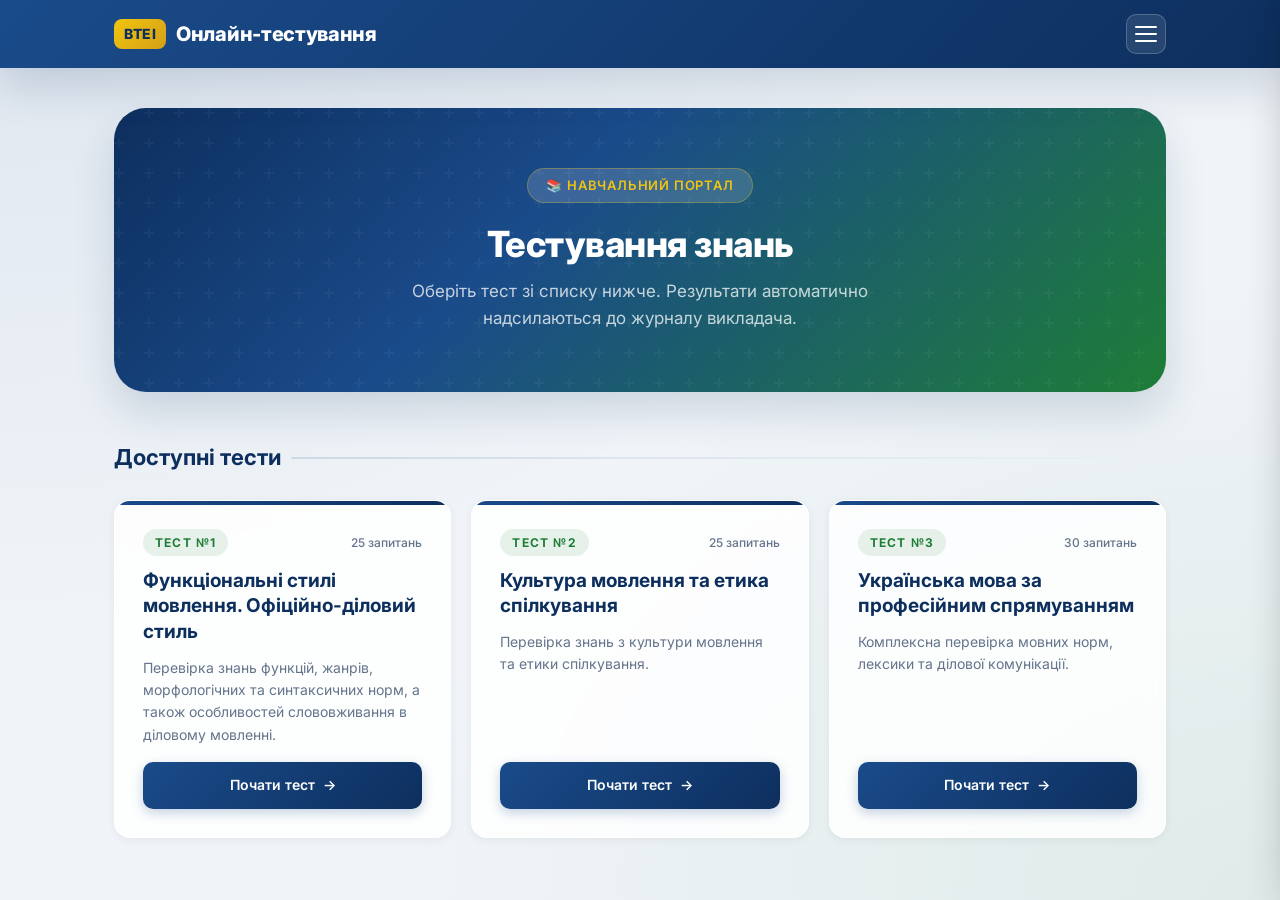
<file: index.html>
<!DOCTYPE html>
<html lang="uk">
<head>
    <meta charset="UTF-8">
    <meta name="viewport" content="width=device-width, initial-scale=1.0">
    <title>Освітній портал | Онлайн-тестування</title>
    <meta name="description" content="Сучасний освітній портал для онлайн-тестування. Проходьте тести з дисциплін, перевіряйте свої знання та отримуйте оцінки онлайн.">
    <meta name="keywords" content="освітній портал, тестування, онлайн-тести, студенти, перевірка знань">
    
    <!-- Open Graph (SEO для соцмереж та месенджерів) -->
    <meta property="og:title" content="Освітній портал | Онлайн-тестування">
    <meta property="og:description" content="Сучасна платформа для проведення онлайн-тестувань та зручної перевірки знань.">
    <meta property="og:image" content="https://vtei.online/img/og-image.jpg">
    <meta property="og:url" content="https://vtei.online/">
    <meta property="og:type" content="website">
    
    <!-- Favicon -->
    <link rel="icon" type="image/jpeg" href="img/favicon.jpg">
    <link rel="apple-touch-icon" href="img/favicon.jpg">
    
    <link rel="stylesheet" href="css/style.css">
</head>
<body>

<header>
    <div class="header-content">
        <a href="index.html" class="header-logo">
            <span class="logo-badge">ВТЕІ</span>
            Онлайн-тестування
        </a>
        <button class="burger-btn" id="burgerBtn" onclick="toggleMenu()">
            <span></span><span></span><span></span>
        </button>
    </div>
</header>

<div class="menu-overlay" id="menuOverlay" onclick="toggleMenu()"></div>
<nav class="side-menu" id="sideMenu">
    <div class="side-menu-label">Навігація</div>
    <a href="index.html" class="active-link"><span class="menu-icon">🏠</span> Головна</a>
    <a href="index.html#tests"><span class="menu-icon">📝</span> Тести</a>
    <a href="practicals.html"><span class="menu-icon">📄</span> Практичні</a>
</nav>

<script>
function toggleMenu() {
    document.getElementById('burgerBtn').classList.toggle('active');
    document.getElementById('sideMenu').classList.toggle('active');
    document.getElementById('menuOverlay').classList.toggle('active');
}
</script>

<div class="main-container">

    <!-- Hero секція -->
    <div class="hero">
        <div class="hero-label">📚 Навчальний портал</div>
        <h1>Тестування знань</h1>
        <p>Оберіть тест зі списку нижче. Результати автоматично надсилаються до журналу викладача.</p>
    </div>

    <!-- Картки тестів -->
    <p class="section-title" id="tests">Доступні тести</p>

    <div class="tests-grid">

        <!-- Тест 1 (активний) -->
        <a href="tests/test-1.html" class="test-card">
            <div class="test-card-meta">
                <span class="test-card-number">Тест №1</span>
                <span class="test-card-questions">25 запитань</span>
            </div>
            <div class="test-card-title">Функціональні стилі мовлення. Офіційно-діловий стиль</div>
            <div class="test-card-desc">
                Перевірка знань функцій, жанрів, морфологічних та синтаксичних норм, а також особливостей слововживання в діловому мовленні.
            </div>
            <div class="test-card-btn">
                Почати тест <span class="arrow">→</span>
            </div>
        </a>

        <!-- Тест 2 (активний) -->
        <a href="tests/test-2.html" class="test-card">
            <div class="test-card-meta">
                <span class="test-card-number">Тест №2</span>
                <span class="test-card-questions">25 запитань</span>
            </div>
            <div class="test-card-title">Культура мовлення та етика спілкування</div>
            <div class="test-card-desc">
                Перевірка знань з культури мовлення та етики спілкування.
            </div>
            <div class="test-card-btn">
                Почати тест <span class="arrow">→</span>
            </div>
        </a>


        <!-- Тест 3 (активний) -->
        <a href="tests/test-3.html" class="test-card">
            <div class="test-card-meta">
                <span class="test-card-number">Тест №3</span>
                <span class="test-card-questions">30 запитань</span>
            </div>
            <div class="test-card-title">Українська мова за професійним спрямуванням</div>
            <div class="test-card-desc">
                Комплексна перевірка мовних норм, лексики та ділової комунікації.
            </div>
            <div class="test-card-btn">
                Почати тест <span class="arrow">→</span>
            </div>
        </a>

    </div>
</div>

</body>
</html>
</file>
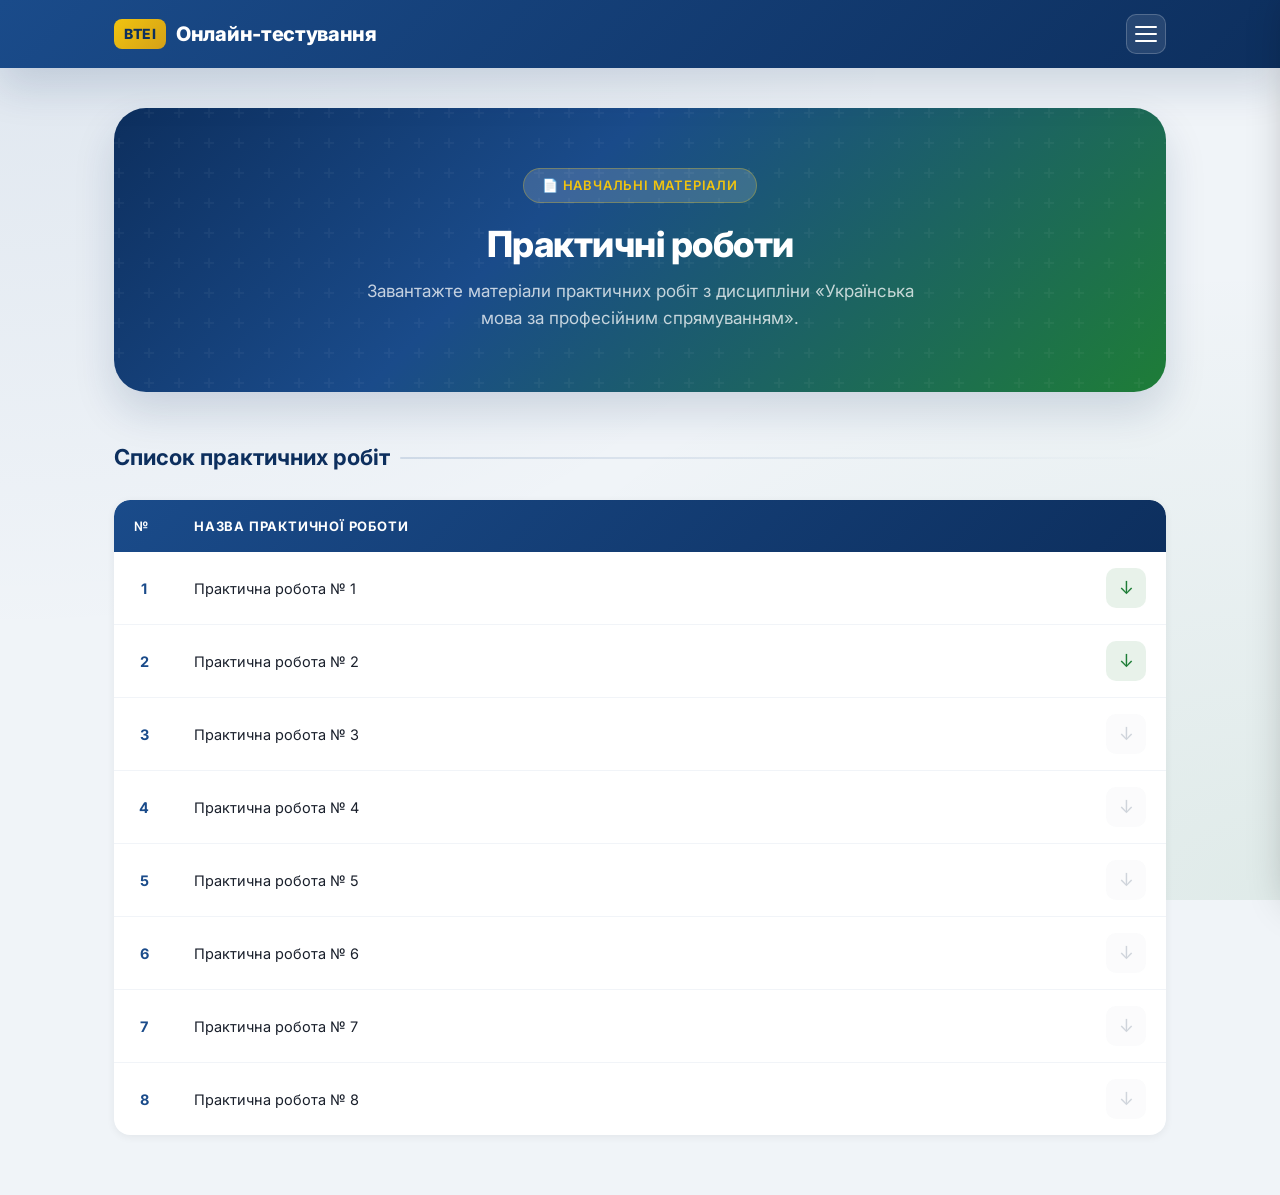
<file: practicals.html>
<!DOCTYPE html>
<html lang="uk">
<head>
    <meta charset="UTF-8">
    <meta name="viewport" content="width=device-width, initial-scale=1.0">
    <title>Практичні роботи | ВТЕІ Онлайн-тестування</title>
    <meta name="description" content="Список практичних робіт з дисципліни «Українська мова за професійним спрямуванням». Завантажуйте матеріали для самостійної підготовки.">

    <!-- Open Graph -->
    <meta property="og:title" content="Практичні роботи | Освітній портал">
    <meta property="og:description" content="Матеріали практичних робіт для студентів.">
    <meta property="og:image" content="https://vtei.online/img/og-image.jpg">
    <meta property="og:url" content="https://vtei.online/practicals.html">
    <meta property="og:type" content="website">

    <!-- Favicon -->
    <link rel="icon" type="image/jpeg" href="img/favicon.jpg">
    <link rel="apple-touch-icon" href="img/favicon.jpg">

    <link rel="stylesheet" href="css/style.css">
</head>
<body>

<header>
    <div class="header-content">
        <a href="index.html" class="header-logo">
            <span class="logo-badge">ВТЕІ</span>
            Онлайн-тестування
        </a>
        <button class="burger-btn" id="burgerBtn" onclick="toggleMenu()">
            <span></span><span></span><span></span>
        </button>
    </div>
</header>

<div class="menu-overlay" id="menuOverlay" onclick="toggleMenu()"></div>
<nav class="side-menu" id="sideMenu">
    <div class="side-menu-label">Навігація</div>
    <a href="index.html"><span class="menu-icon">🏠</span> Головна</a>
    <a href="index.html#tests"><span class="menu-icon">📝</span> Тести</a>
    <a href="practicals.html" class="active-link"><span class="menu-icon">📄</span> Практичні</a>
</nav>

<script>
function toggleMenu() {
    document.getElementById('burgerBtn').classList.toggle('active');
    document.getElementById('sideMenu').classList.toggle('active');
    document.getElementById('menuOverlay').classList.toggle('active');
}
</script>

<div class="main-container">

    <!-- Hero секція -->
    <div class="hero">
        <div class="hero-label">📄 Навчальні матеріали</div>
        <h1>Практичні роботи</h1>
        <p>Завантажте матеріали практичних робіт з дисципліни «Українська мова за професійним спрямуванням».</p>
    </div>

    <p class="section-title">Список практичних робіт</p>

    <div class="practicals-table-wrap">
        <table class="practicals-table">
            <thead>
                <tr>
                    <th>№</th>
                    <th>Назва практичної роботи</th>
                </tr>
            </thead>
            <tbody>
                <tr>
                    <td>1</td>
                    <td class="td-flex">
                        <span>Практична робота № 1</span>
                        <a href="https://drive.google.com/file/d/1fZUqi2yLsNI8sTSZB0iJcQtfODECucDD/view?usp=sharing" target="_blank" class="download-link" title="Завантажити">↓</a>
                    </td>
                </tr>
                <tr>
                    <td>2</td>
                    <td class="td-flex">
                        <span>Практична робота № 2</span>
                        <a href="https://drive.google.com/file/d/1l5iefURfL_XTlMQzjvvSzPSaGA7MVXxP/view?usp=sharing" target="_blank" class="download-link" title="Завантажити">↓</a>
                    </td>
                </tr>
                <tr>
                    <td>3</td>
                    <td class="td-flex">
                        <span>Практична робота № 3</span>
                        <a href="#" class="download-link disabled" title="Незабаром">↓</a>
                    </td>
                </tr>
                <tr>
                    <td>4</td>
                    <td class="td-flex">
                        <span>Практична робота № 4</span>
                        <a href="#" class="download-link disabled" title="Незабаром">↓</a>
                    </td>
                </tr>
                <tr>
                    <td>5</td>
                    <td class="td-flex">
                        <span>Практична робота № 5</span>
                        <a href="#" class="download-link disabled" title="Незабаром">↓</a>
                    </td>
                </tr>
                <tr>
                    <td>6</td>
                    <td class="td-flex">
                        <span>Практична робота № 6</span>
                        <a href="#" class="download-link disabled" title="Незабаром">↓</a>
                    </td>
                </tr>
                <tr>
                    <td>7</td>
                    <td class="td-flex">
                        <span>Практична робота № 7</span>
                        <a href="#" class="download-link disabled" title="Незабаром">↓</a>
                    </td>
                </tr>
                <tr>
                    <td>8</td>
                    <td class="td-flex">
                        <span>Практична робота № 8</span>
                        <a href="#" class="download-link disabled" title="Незабаром">↓</a>
                    </td>
                </tr>
            </tbody>
        </table>
    </div>

</div>

<script>
function toggleMenu() {
    document.getElementById('burgerBtn').classList.toggle('active');
    document.getElementById('sideMenu').classList.toggle('active');
    document.getElementById('menuOverlay').classList.toggle('active');
}

// Робимо весь рядок таблиці клікабельним
document.addEventListener('DOMContentLoaded', () => {
    document.querySelectorAll('.practicals-table tbody tr').forEach(tr => {
        tr.addEventListener('click', function(e) {
            // Якщо клікнули безпосередньо по кнопці - не дублюємо дію
            if (e.target.closest('.download-link')) return;
            
            const link = this.querySelector('.download-link:not(.disabled)');
            if (link) {
                window.open(link.href, link.target || '_self');
            }
        });
    });
});
</script>

</body>
</html>
</file>
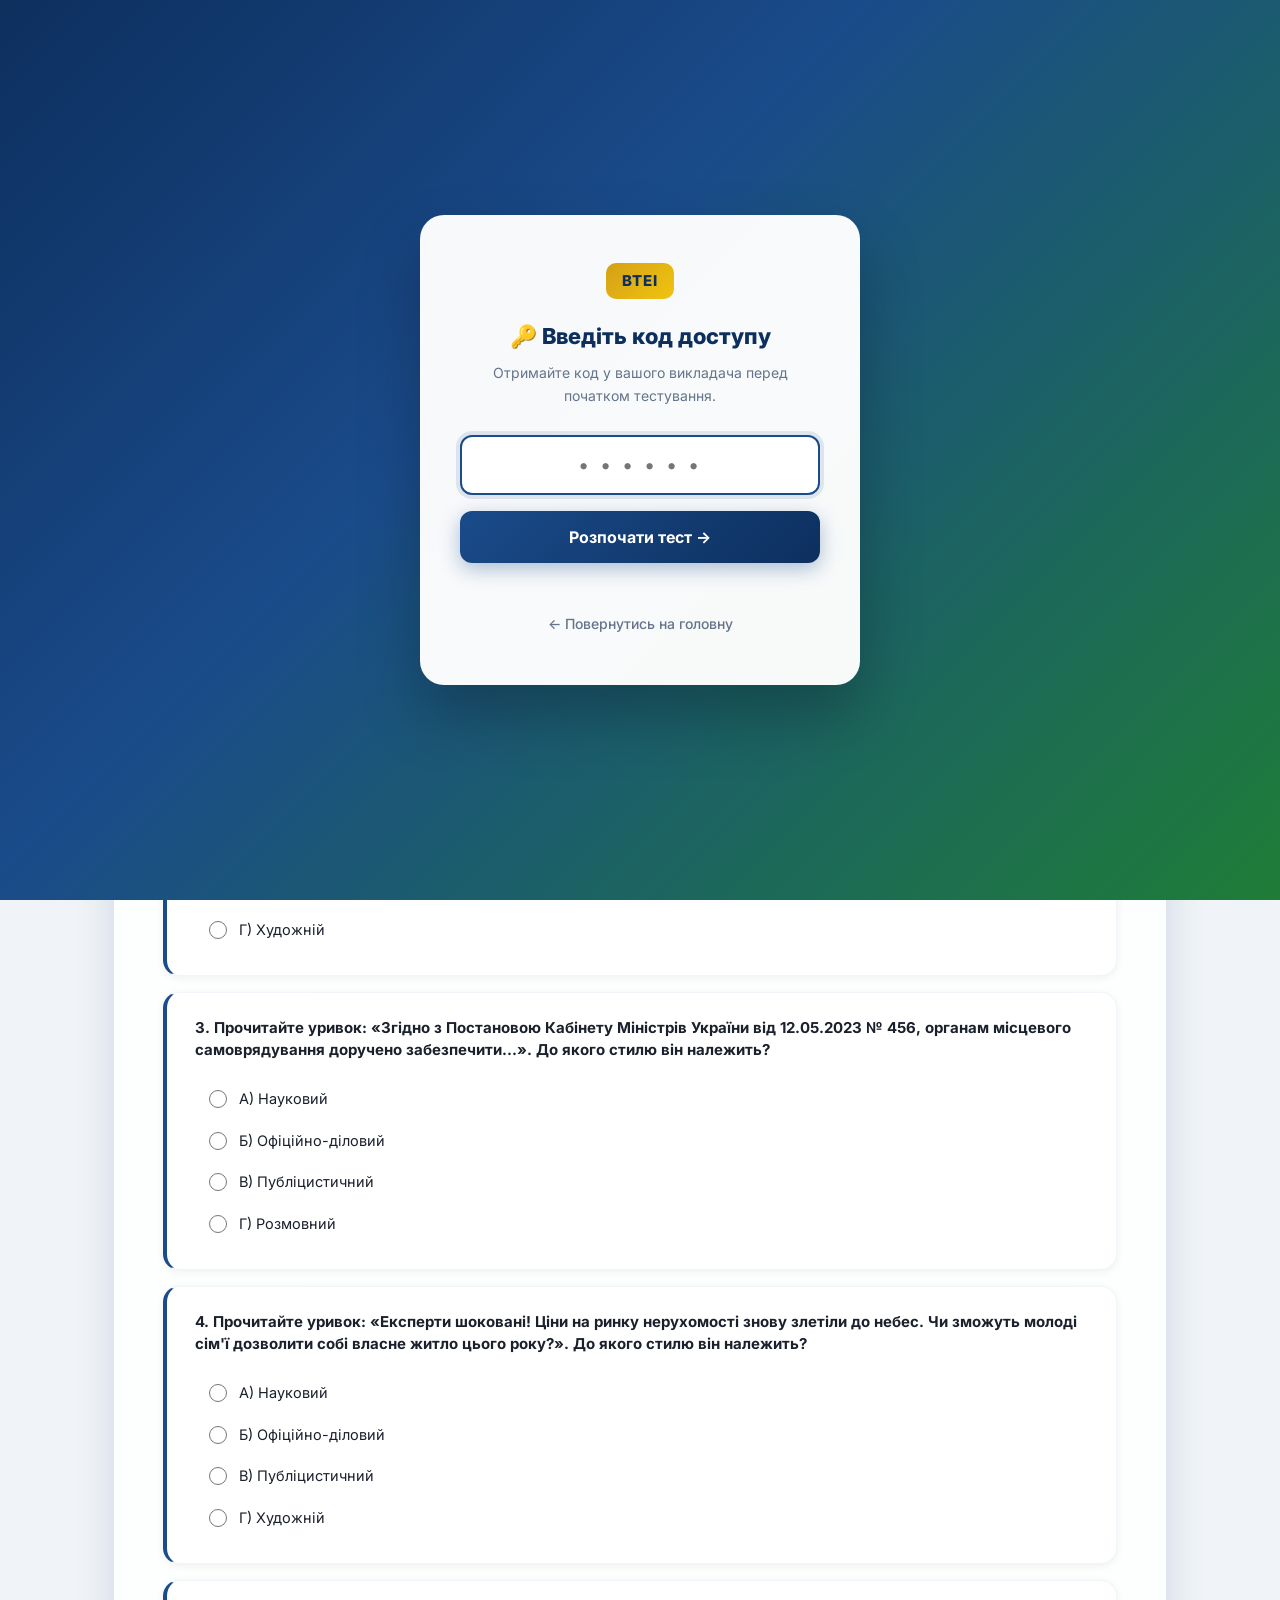
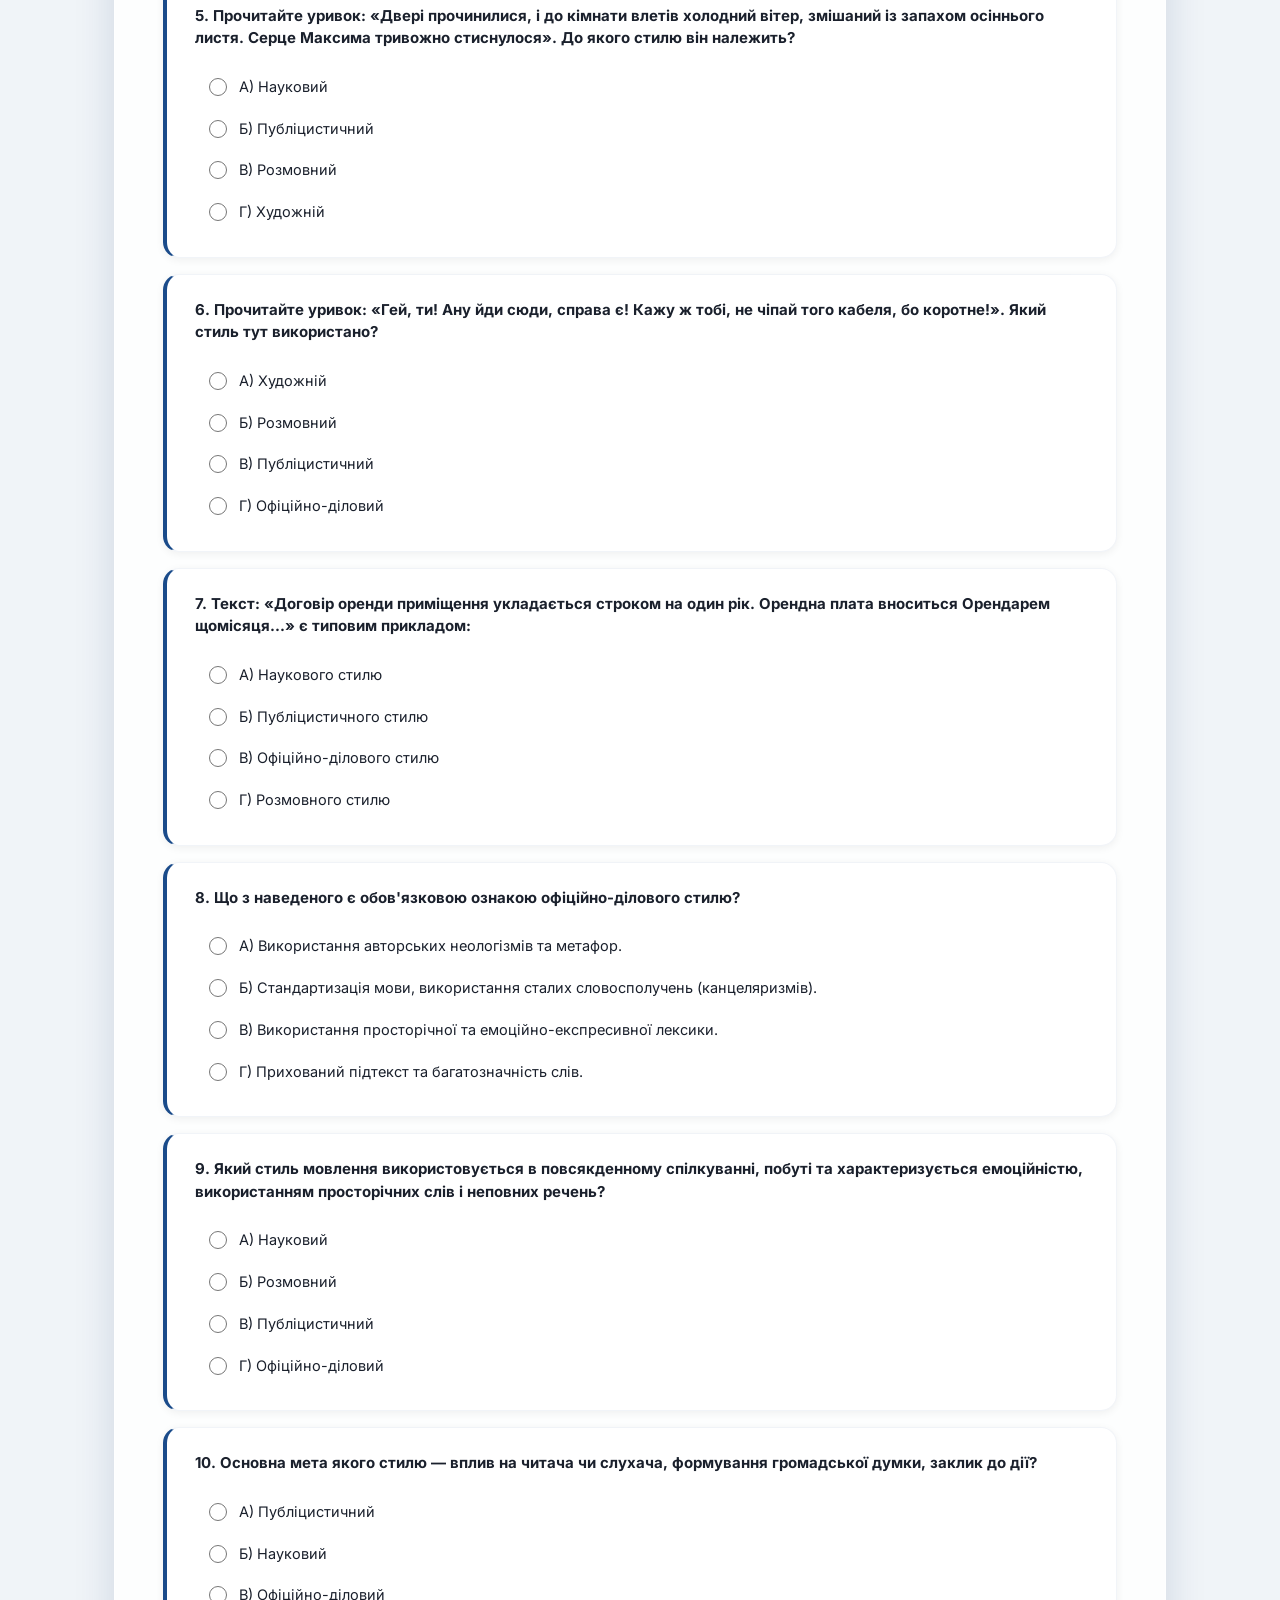
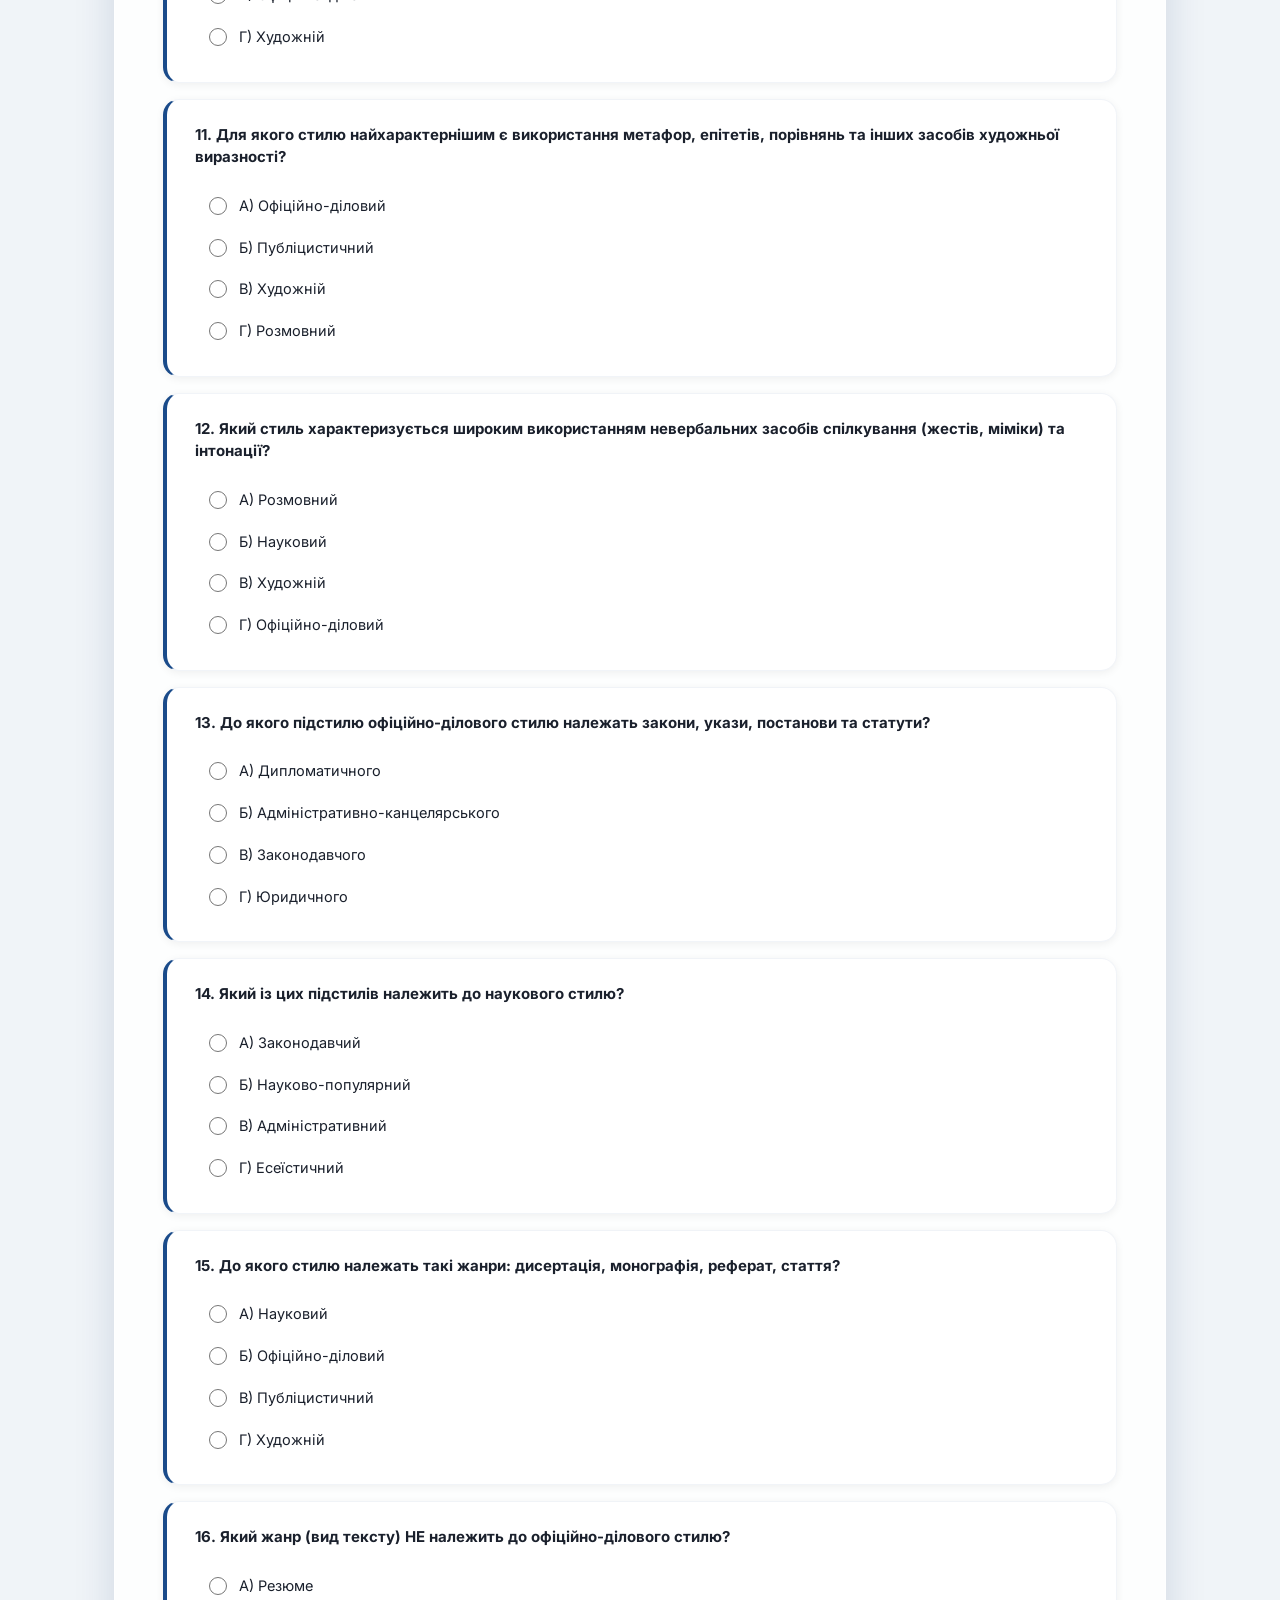
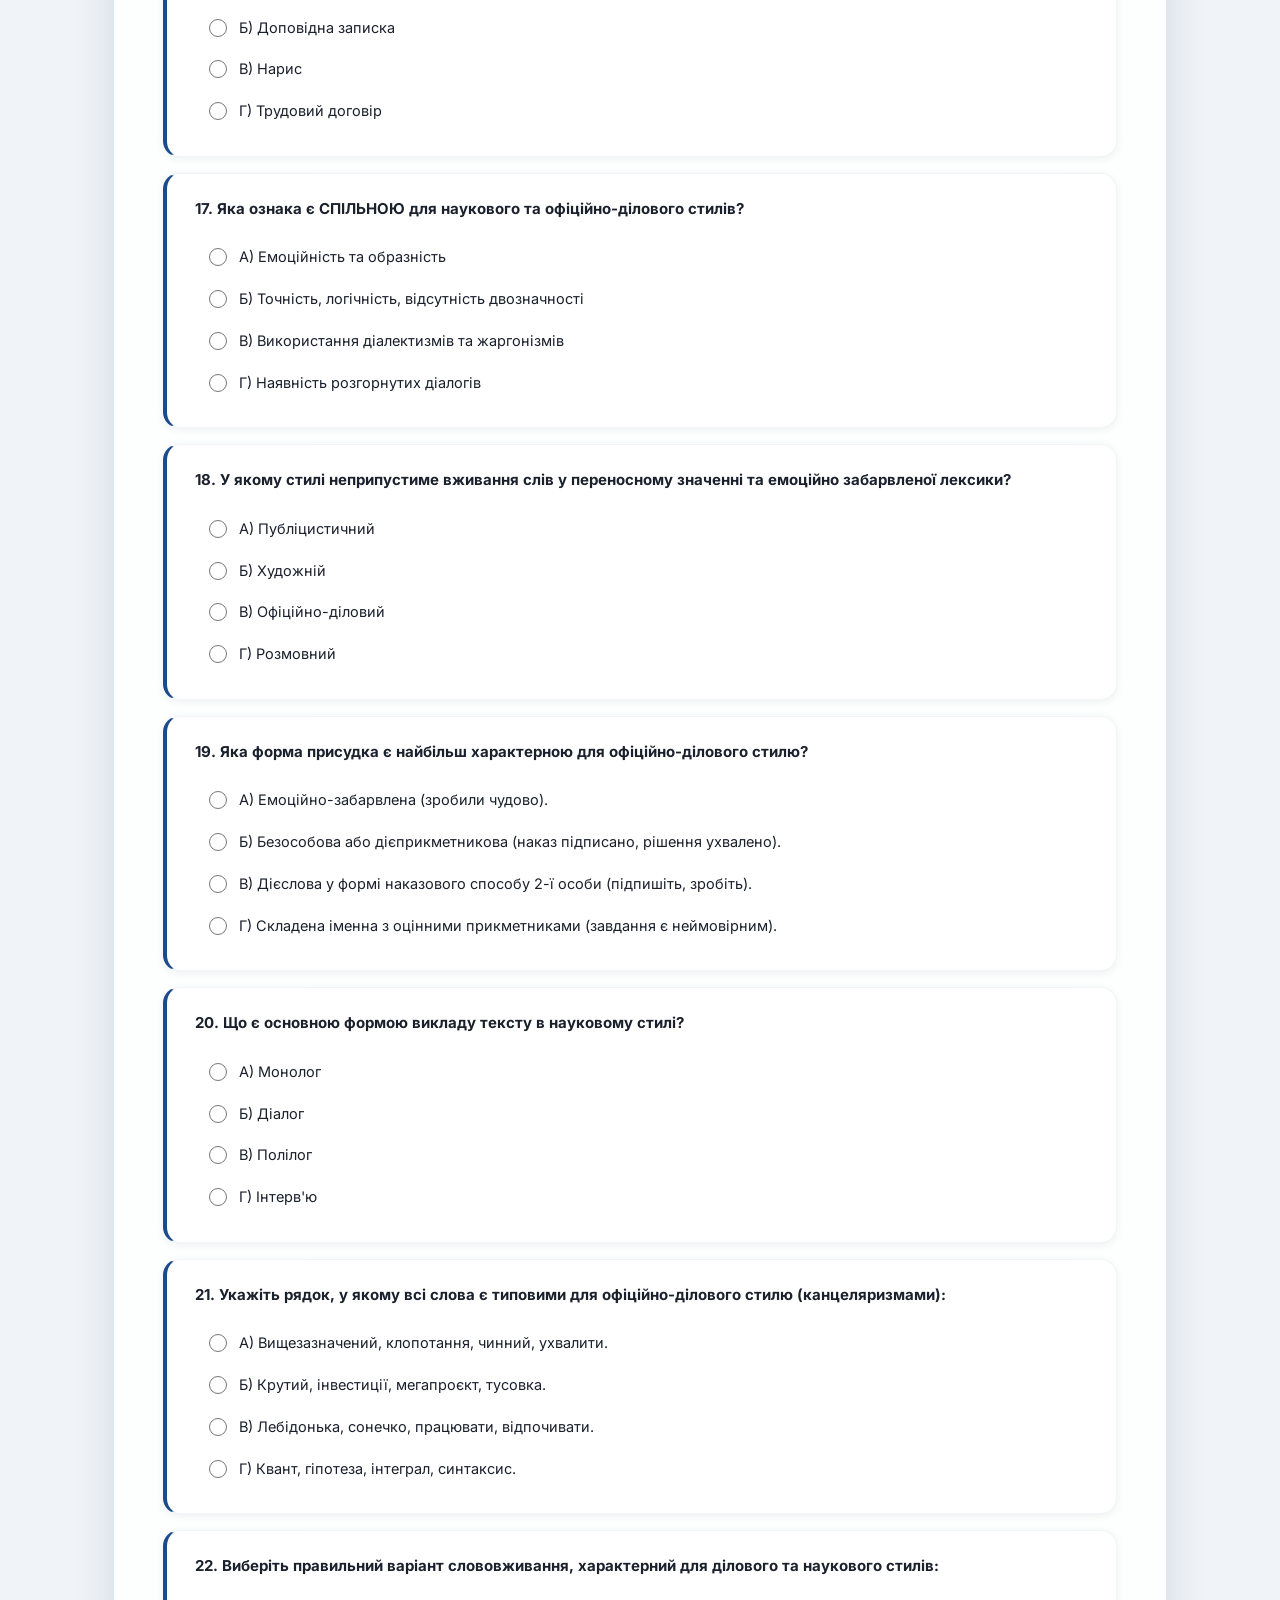
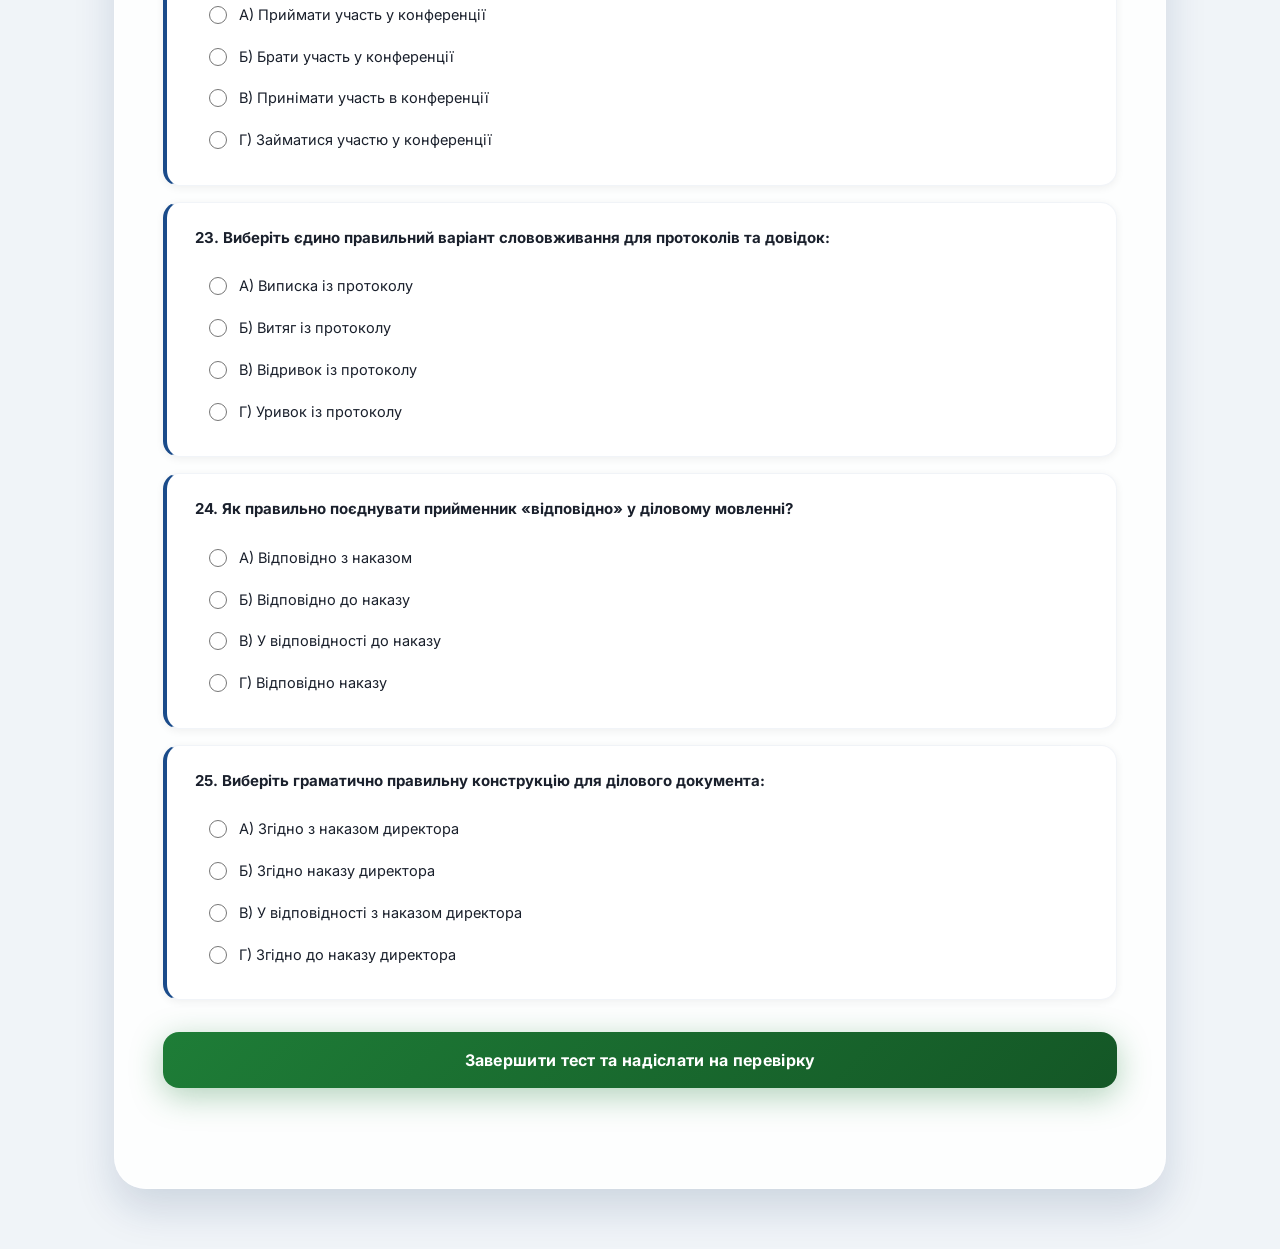
<file: tests/test-1.html>
<!DOCTYPE html>
<html lang="uk">
<head>
    <meta charset="UTF-8">
    <meta name="viewport" content="width=device-width, initial-scale=1.0">
    <title>Тест №1 | Функціональні стилі мовлення — ВТЕІ</title>
    <meta name="description" content="Пройти онлайн-тест №1: 'Функціональні стилі мовлення' на освітньому порталі.">
    
    <!-- Open Graph (SEO для соцмереж) -->
    <meta property="og:title" content="Тест №1: Функціональні стилі мовлення | Освітній портал">
    <meta property="og:description" content="Пройти тестування з дисципліни 'Українська мова за професійним спрямуванням'.">
    <meta property="og:image" content="https://vtei.online/img/og-image.jpg">
    <meta property="og:url" content="https://vtei.online/tests/test-1.html">
    <meta property="og:type" content="article">
    
    <!-- Favicon -->
    <link rel="icon" type="image/jpeg" href="../img/favicon.jpg">
    <link rel="apple-touch-icon" href="../img/favicon.jpg">
    <link rel="stylesheet" href="../css/style.css">
    <style>
        /* Overlay - екран завантаження та введення коду */
        #overlay {
            position: fixed;
            inset: 0;
            background: linear-gradient(135deg, #0d2f5e 0%, #1a4b8a 40%, #1e7d37 100%);
            z-index: 999;
            display: flex;
            align-items: center;
            justify-content: center;
            transition: opacity 0.5s ease;
        }
        #overlay.hidden {
            opacity: 0;
            pointer-events: none;
        }
        .overlay-box {
            background: rgba(255,255,255,0.97);
            border-radius: 24px;
            padding: 48px 40px;
            max-width: 440px;
            width: 90%;
            text-align: center;
            box-shadow: 0 30px 60px rgba(0,0,0,0.25);
        }
        .overlay-logo {
            display: inline-block;
            background: linear-gradient(135deg, #d4a017, #f1c40f);
            color: #0d2f5e;
            padding: 6px 16px;
            border-radius: 10px;
            font-size: 15px;
            font-weight: 800;
            letter-spacing: 1px;
            margin-bottom: 20px;
        }
        .overlay-box h2 {
            font-size: 22px;
            font-weight: 800;
            color: #0d2f5e;
            margin-bottom: 8px;
        }
        .overlay-box p {
            font-size: 14px;
            color: #64748b;
            margin-bottom: 28px;
            line-height: 1.6;
        }
        .overlay-input {
            width: 100%;
            padding: 16px 20px;
            border: 2px solid rgba(26,75,138,0.2);
            border-radius: 12px;
            font-family: inherit;
            font-size: 20px;
            font-weight: 700;
            text-align: center;
            letter-spacing: 4px;
            color: #1a4b8a;
            background: rgba(26,75,138,0.04);
            outline: none;
            transition: all 0.25s;
            box-sizing: border-box;
            margin-bottom: 16px;
            -webkit-user-select: text !important;
            user-select: text !important;
        }
        .overlay-input:focus {
            border-color: #1a4b8a;
            background: #fff;
            box-shadow: 0 0 0 4px rgba(26,75,138,0.12);
        }
        .overlay-input.error {
            border-color: #dc3545;
            background: rgba(220,53,69,0.04);
            animation: shake 0.4s ease;
        }
        @keyframes shake {
            0%,100%{transform:translateX(0)}
            25%{transform:translateX(-8px)}
            75%{transform:translateX(8px)}
        }
        .overlay-btn {
            width: 100%;
            padding: 16px;
            background: linear-gradient(135deg, #1a4b8a, #0d2f5e);
            color: #fff;
            border: none;
            border-radius: 12px;
            font-family: inherit;
            font-size: 16px;
            font-weight: 700;
            cursor: pointer;
            box-shadow: 0 6px 20px rgba(26,75,138,0.35);
            transition: all 0.3s;
        }
        .overlay-btn:hover:not(:disabled) {
            transform: translateY(-2px);
            box-shadow: 0 10px 28px rgba(26,75,138,0.45);
        }
        .overlay-btn:disabled {
            background: linear-gradient(135deg, #94a3b8, #64748b);
            box-shadow: none;
            cursor: not-allowed;
        }
        .overlay-error {
            color: #dc3545;
            font-size: 13px;
            font-weight: 600;
            margin-top: 12px;
            min-height: 20px;
        }
        .overlay-loading {
            font-size: 14px;
            color: #64748b;
            margin-top: 16px;
        }
        /* Вимкнено викладачем */
        .overlay-disabled {
            text-align: center;
        }
        .overlay-disabled .icon {
            font-size: 56px;
            margin-bottom: 16px;
        }
        .overlay-disabled h2 {
            color: #0d2f5e;
            font-size: 22px;
            font-weight: 800;
            margin-bottom: 12px;
        }
        .overlay-disabled p {
            color: #64748b;
            font-size: 15px;
            line-height: 1.6;
        }
        /* Валідація полів студента */
        .student-info input.input-error {
            border-color: #dc3545 !important;
            background: rgba(220, 53, 69, 0.04) !important;
            box-shadow: 0 0 0 4px rgba(220, 53, 69, 0.12) !important;
            animation: shake 0.4s ease;
        }
        .validation-hint {
            color: #dc3545;
            font-size: 13px;
            font-weight: 600;
            margin-top: 8px;
            display: none;
        }
        .validation-hint.visible {
            display: block;
        }
    </style>
</head>
<body>


<!-- OVERLAY: перевірка коду доступу -->
<div id="overlay">
    <div class="overlay-box">
        <div id="overlayContent">
            <!-- Стан завантаження -->
            <div class="overlay-logo">ВТЕІ</div>
            <h2>Перевірка доступу...</h2>
            <p class="overlay-loading">⏳ Перевіряємо статус тестування...</p>
        </div>
    </div>
</div>

<div class="main-container">
<div class="glass-panel">
    <div class="test-page-header">
        <h1>ТЕСТОВІ ЗАВДАННЯ</h1>
        <h2>з дисципліни «Українська мова за професійним спрямуванням»<br>Тема: Функціональні стилі мовлення</h2>
    </div>

    <div class="student-info">
        <div>
            <label for="studentName">ПІБ студента:</label>
            <input type="text" id="studentName" placeholder="Введіть ваше прізвище та ім'я">
        </div>
        <div>
            <label for="studentGroup">Група:</label>
            <input type="text" id="studentGroup" placeholder="Введіть групу">
        </div>
    </div>

    <form id="quizForm">
        <!-- Запитання 1 -->
        <div class="question">
            <p>1. Яка основна функція офіційно-ділового стилю?</p>
            <div class="options">
                <label><input type="radio" name="q1" value="А"> А) Регулювання офіційно-ділових стосунків, обслуговування сфери управління та адміністрування.</label>
                <label><input type="radio" name="q1" value="Б"> Б) Вплив на громадську думку, переконання читача або слухача.</label>
                <label><input type="radio" name="q1" value="В"> В) Обмін інформацією в невимушеній, неофіційній обстановці.</label>
                <label><input type="radio" name="q1" value="Г"> Г) Об'єктивне повідомлення про результати наукових досліджень.</label>
            </div>
        </div>

        <!-- Запитання 2 -->
        <div class="question">
            <p>2. Який стиль мовлення характеризується наявністю термінів, логічністю, об’єктивністю та повною відсутністю емоційного забарвлення?</p>
            <div class="options">
                <label><input type="radio" name="q2" value="А"> А) Публіцистичний</label>
                <label><input type="radio" name="q2" value="Б"> Б) Офіційно-діловий</label>
                <label><input type="radio" name="q2" value="В"> В) Науковий</label>
                <label><input type="radio" name="q2" value="Г"> Г) Художній</label>
            </div>
        </div>

        <!-- Запитання 3 -->
        <div class="question">
            <p>3. Прочитайте уривок: «Згідно з Постановою Кабінету Міністрів України від 12.05.2023 № 456, органам місцевого самоврядування доручено забезпечити...». До якого стилю він належить?</p>
            <div class="options">
                <label><input type="radio" name="q3" value="А"> А) Науковий</label>
                <label><input type="radio" name="q3" value="Б"> Б) Офіційно-діловий</label>
                <label><input type="radio" name="q3" value="В"> В) Публіцистичний</label>
                <label><input type="radio" name="q3" value="Г"> Г) Розмовний</label>
            </div>
        </div>

        <!-- Запитання 4 -->
        <div class="question">
            <p>4. Прочитайте уривок: «Експерти шоковані! Ціни на ринку нерухомості знову злетіли до небес. Чи зможуть молоді сім'ї дозволити собі власне житло цього року?». До якого стилю він належить?</p>
            <div class="options">
                <label><input type="radio" name="q4" value="А"> А) Науковий</label>
                <label><input type="radio" name="q4" value="Б"> Б) Офіційно-діловий</label>
                <label><input type="radio" name="q4" value="В"> В) Публіцистичний</label>
                <label><input type="radio" name="q4" value="Г"> Г) Художній</label>
            </div>
        </div>

        <!-- Запитання 5 -->
        <div class="question">
            <p>5. Прочитайте уривок: «Двері прочинилися, і до кімнати влетів холодний вітер, змішаний із запахом осіннього листя. Серце Максима тривожно стиснулося». До якого стилю він належить?</p>
            <div class="options">
                <label><input type="radio" name="q5" value="А"> А) Науковий</label>
                <label><input type="radio" name="q5" value="Б"> Б) Публіцистичний</label>
                <label><input type="radio" name="q5" value="В"> В) Розмовний</label>
                <label><input type="radio" name="q5" value="Г"> Г) Художній</label>
            </div>
        </div>

        <!-- Запитання 6 -->
        <div class="question">
            <p>6. Прочитайте уривок: «Гей, ти! Ану йди сюди, справа є! Кажу ж тобі, не чіпай того кабеля, бо коротне!». Який стиль тут використано?</p>
            <div class="options">
                <label><input type="radio" name="q6" value="А"> А) Художній</label>
                <label><input type="radio" name="q6" value="Б"> Б) Розмовний</label>
                <label><input type="radio" name="q6" value="В"> В) Публіцистичний</label>
                <label><input type="radio" name="q6" value="Г"> Г) Офіційно-діловий</label>
            </div>
        </div>

        <!-- Запитання 7 -->
        <div class="question">
            <p>7. Текст: «Договір оренди приміщення укладається строком на один рік. Орендна плата вноситься Орендарем щомісяця...» є типовим прикладом:</p>
            <div class="options">
                <label><input type="radio" name="q7" value="А"> А) Наукового стилю</label>
                <label><input type="radio" name="q7" value="Б"> Б) Публіцистичного стилю</label>
                <label><input type="radio" name="q7" value="В"> В) Офіційно-ділового стилю</label>
                <label><input type="radio" name="q7" value="Г"> Г) Розмовного стилю</label>
            </div>
        </div>

        <!-- Запитання 8 -->
        <div class="question">
            <p>8. Що з наведеного є обов'язковою ознакою офіційно-ділового стилю?</p>
            <div class="options">
                <label><input type="radio" name="q8" value="А"> А) Використання авторських неологізмів та метафор.</label>
                <label><input type="radio" name="q8" value="Б"> Б) Стандартизація мови, використання сталих словосполучень (канцеляризмів).</label>
                <label><input type="radio" name="q8" value="В"> В) Використання просторічної та емоційно-експресивної лексики.</label>
                <label><input type="radio" name="q8" value="Г"> Г) Прихований підтекст та багатозначність слів.</label>
            </div>
        </div>

        <!-- Запитання 9 -->
        <div class="question">
            <p>9. Який стиль мовлення використовується в повсякденному спілкуванні, побуті та характеризується емоційністю, використанням просторічних слів і неповних речень?</p>
            <div class="options">
                <label><input type="radio" name="q9" value="А"> А) Науковий</label>
                <label><input type="radio" name="q9" value="Б"> Б) Розмовний</label>
                <label><input type="radio" name="q9" value="В"> В) Публіцистичний</label>
                <label><input type="radio" name="q9" value="Г"> Г) Офіційно-діловий</label>
            </div>
        </div>

        <!-- Запитання 10 -->
        <div class="question">
            <p>10. Основна мета якого стилю — вплив на читача чи слухача, формування громадської думки, заклик до дії?</p>
            <div class="options">
                <label><input type="radio" name="q10" value="А"> А) Публіцистичний</label>
                <label><input type="radio" name="q10" value="Б"> Б) Науковий</label>
                <label><input type="radio" name="q10" value="В"> В) Офіційно-діловий</label>
                <label><input type="radio" name="q10" value="Г"> Г) Художній</label>
            </div>
        </div>

        <!-- Запитання 11 -->
        <div class="question">
            <p>11. Для якого стилю найхарактернішим є використання метафор, епітетів, порівнянь та інших засобів художньої виразності?</p>
            <div class="options">
                <label><input type="radio" name="q11" value="А"> А) Офіційно-діловий</label>
                <label><input type="radio" name="q11" value="Б"> Б) Публіцистичний</label>
                <label><input type="radio" name="q11" value="В"> В) Художній</label>
                <label><input type="radio" name="q11" value="Г"> Г) Розмовний</label>
            </div>
        </div>

        <!-- Запитання 12 -->
        <div class="question">
            <p>12. Який стиль характеризується широким використанням невербальних засобів спілкування (жестів, міміки) та інтонації?</p>
            <div class="options">
                <label><input type="radio" name="q12" value="А"> А) Розмовний</label>
                <label><input type="radio" name="q12" value="Б"> Б) Науковий</label>
                <label><input type="radio" name="q12" value="В"> В) Художній</label>
                <label><input type="radio" name="q12" value="Г"> Г) Офіційно-діловий</label>
            </div>
        </div>

        <!-- Запитання 13 -->
        <div class="question">
            <p>13. До якого підстилю офіційно-ділового стилю належать закони, укази, постанови та статути?</p>
            <div class="options">
                <label><input type="radio" name="q13" value="А"> А) Дипломатичного</label>
                <label><input type="radio" name="q13" value="Б"> Б) Адміністративно-канцелярського</label>
                <label><input type="radio" name="q13" value="В"> В) Законодавчого</label>
                <label><input type="radio" name="q13" value="Г"> Г) Юридичного</label>
            </div>
        </div>

        <!-- Запитання 14 -->
        <div class="question">
            <p>14. Який із цих підстилів належить до наукового стилю?</p>
            <div class="options">
                <label><input type="radio" name="q14" value="А"> А) Законодавчий</label>
                <label><input type="radio" name="q14" value="Б"> Б) Науково-популярний</label>
                <label><input type="radio" name="q14" value="В"> В) Адміністративний</label>
                <label><input type="radio" name="q14" value="Г"> Г) Есеїстичний</label>
            </div>
        </div>

        <!-- Запитання 15 -->
        <div class="question">
            <p>15. До якого стилю належать такі жанри: дисертація, монографія, реферат, стаття?</p>
            <div class="options">
                <label><input type="radio" name="q15" value="А"> А) Науковий</label>
                <label><input type="radio" name="q15" value="Б"> Б) Офіційно-діловий</label>
                <label><input type="radio" name="q15" value="В"> В) Публіцистичний</label>
                <label><input type="radio" name="q15" value="Г"> Г) Художній</label>
            </div>
        </div>

        <!-- Запитання 16 -->
        <div class="question">
            <p>16. Який жанр (вид тексту) НЕ належить до офіційно-ділового стилю?</p>
            <div class="options">
                <label><input type="radio" name="q16" value="А"> А) Резюме</label>
                <label><input type="radio" name="q16" value="Б"> Б) Доповідна записка</label>
                <label><input type="radio" name="q16" value="В"> В) Нарис</label>
                <label><input type="radio" name="q16" value="Г"> Г) Трудовий договір</label>
            </div>
        </div>

        <!-- Запитання 17 -->
        <div class="question">
            <p>17. Яка ознака є СПІЛЬНОЮ для наукового та офіційно-ділового стилів?</p>
            <div class="options">
                <label><input type="radio" name="q17" value="А"> А) Емоційність та образність</label>
                <label><input type="radio" name="q17" value="Б"> Б) Точність, логічність, відсутність двозначності</label>
                <label><input type="radio" name="q17" value="В"> В) Використання діалектизмів та жаргонізмів</label>
                <label><input type="radio" name="q17" value="Г"> Г) Наявність розгорнутих діалогів</label>
            </div>
        </div>

        <!-- Запитання 18 -->
        <div class="question">
            <p>18. У якому стилі неприпустиме вживання слів у переносному значенні та емоційно забарвленої лексики?</p>
            <div class="options">
                <label><input type="radio" name="q18" value="А"> А) Публіцистичний</label>
                <label><input type="radio" name="q18" value="Б"> Б) Художній</label>
                <label><input type="radio" name="q18" value="В"> В) Офіційно-діловий</label>
                <label><input type="radio" name="q18" value="Г"> Г) Розмовний</label>
            </div>
        </div>

        <!-- Запитання 19 -->
        <div class="question">
            <p>19. Яка форма присудка є найбільш характерною для офіційно-ділового стилю?</p>
            <div class="options">
                <label><input type="radio" name="q19" value="А"> А) Емоційно-забарвлена (зробили чудово).</label>
                <label><input type="radio" name="q19" value="Б"> Б) Безособова або дієприкметникова (наказ підписано, рішення ухвалено).</label>
                <label><input type="radio" name="q19" value="В"> В) Дієслова у формі наказового способу 2-ї особи (підпишіть, зробіть).</label>
                <label><input type="radio" name="q19" value="Г"> Г) Складена іменна з оцінними прикметниками (завдання є неймовірним).</label>
            </div>
        </div>

        <!-- Запитання 20 -->
        <div class="question">
            <p>20. Що є основною формою викладу тексту в науковому стилі?</p>
            <div class="options">
                <label><input type="radio" name="q20" value="А"> А) Монолог</label>
                <label><input type="radio" name="q20" value="Б"> Б) Діалог</label>
                <label><input type="radio" name="q20" value="В"> В) Полілог</label>
                <label><input type="radio" name="q20" value="Г"> Г) Інтерв'ю</label>
            </div>
        </div>

        <!-- Запитання 21 -->
        <div class="question">
            <p>21. Укажіть рядок, у якому всі слова є типовими для офіційно-ділового стилю (канцеляризмами):</p>
            <div class="options">
                <label><input type="radio" name="q21" value="А"> А) Вищезазначений, клопотання, чинний, ухвалити.</label>
                <label><input type="radio" name="q21" value="Б"> Б) Крутий, інвестиції, мегапроєкт, тусовка.</label>
                <label><input type="radio" name="q21" value="В"> В) Лебідонька, сонечко, працювати, відпочивати.</label>
                <label><input type="radio" name="q21" value="Г"> Г) Квант, гіпотеза, інтеграл, синтаксис.</label>
            </div>
        </div>

        <!-- Запитання 22 -->
        <div class="question">
            <p>22. Виберіть правильний варіант слововживання, характерний для ділового та наукового стилів:</p>
            <div class="options">
                <label><input type="radio" name="q22" value="А"> А) Приймати участь у конференції</label>
                <label><input type="radio" name="q22" value="Б"> Б) Брати участь у конференції</label>
                <label><input type="radio" name="q22" value="В"> В) Принімати участь в конференції</label>
                <label><input type="radio" name="q22" value="Г"> Г) Займатися участю у конференції</label>
            </div>
        </div>

        <!-- Запитання 23 -->
        <div class="question">
            <p>23. Виберіть єдино правильний варіант слововживання для протоколів та довідок:</p>
            <div class="options">
                <label><input type="radio" name="q23" value="А"> А) Виписка із протоколу</label>
                <label><input type="radio" name="q23" value="Б"> Б) Витяг із протоколу</label>
                <label><input type="radio" name="q23" value="В"> В) Відривок із протоколу</label>
                <label><input type="radio" name="q23" value="Г"> Г) Уривок із протоколу</label>
            </div>
        </div>

        <!-- Запитання 24 -->
        <div class="question">
            <p>24. Як правильно поєднувати прийменник «відповідно» у діловому мовленні?</p>
            <div class="options">
                <label><input type="radio" name="q24" value="А"> А) Відповідно з наказом</label>
                <label><input type="radio" name="q24" value="Б"> Б) Відповідно до наказу</label>
                <label><input type="radio" name="q24" value="В"> В) У відповідності до наказу</label>
                <label><input type="radio" name="q24" value="Г"> Г) Відповідно наказу</label>
            </div>
        </div>

        <!-- Запитання 25 -->
        <div class="question">
            <p>25. Виберіть граматично правильну конструкцію для ділового документа:</p>
            <div class="options">
                <label><input type="radio" name="q25" value="А"> А) Згідно з наказом директора</label>
                <label><input type="radio" name="q25" value="Б"> Б) Згідно наказу директора</label>
                <label><input type="radio" name="q25" value="В"> В) У відповідності з наказом директора</label>
                <label><input type="radio" name="q25" value="Г"> Г) Згідно до наказу директора</label>
            </div>
        </div>

        <button type="button" class="btn" id="submitBtn" onclick="checkTest()">Завершити тест та надіслати на перевірку</button>
    </form>

    <div id="result"></div>
    <div id="sendStatus"></div>
</div>
</div>

<script>
    // =====================================================
    // НАЛАШТУВАННЯ ТЕСТУ
    // =====================================================
    const GOOGLE_SCRIPT_URL = 'https://script.google.com/macros/s/AKfycby8eBPxfBN18vXv5rb8elcMQ6TJ82UNzk7Q19TTOSPHN5Kn8_c1TuKAqBLaUZ2Dm1dlyg/exec';
    const TEST_THEME = 'Функціональні стилі мовлення';
    const TEST_ID = 'test-1';

    // Захист від копіювання
    document.addEventListener('contextmenu', event => event.preventDefault());
    document.addEventListener('copy', event => event.preventDefault());

    // =====================================================
    // ПЕРЕВІРКА СТАТУСУ ПРИ ЗАВАНТАЖЕННІ
    // =====================================================
    window.addEventListener('load', function() {
        fetch(`${GOOGLE_SCRIPT_URL}?test=${TEST_ID}`)
            .then(r => r.json())
            .then(data => {
                if (!data.enabled) {
                    document.getElementById('overlayContent').innerHTML = `
                        <div class="overlay-disabled">
                            <div class="icon">&#x1F512;</div>
                            <div class="overlay-logo">&#x412;&#x422;&#x415;&#x406;</div>
                            <h2>&#x422;&#x435;&#x441;&#x442;&#x443;&#x432;&#x430;&#x43D;&#x43D;&#x44F; &#x43D;&#x435;&#x434;&#x43E;&#x441;&#x442;&#x443;&#x43F;&#x43D;&#x435;</h2>
                            <p>${data.message || '&#x412;&#x438;&#x43A;&#x43B;&#x430;&#x434;&#x430;&#x447; &#x442;&#x438;&#x43C;&#x447;&#x430;&#x441;&#x43E;&#x432;&#x43E; &#x437;&#x430;&#x43A;&#x440;&#x438;&#x432; &#x434;&#x43E;&#x441;&#x442;&#x443;&#x43F; &#x434;&#x43E; &#x442;&#x435;&#x441;&#x442;&#x443;&#x432;&#x430;&#x43D;&#x43D;&#x44F;.'}</p>
                            <div style="margin-top: 24px;">
                                <a href="../index.html" style="color: #1a4b8a; text-decoration: none; font-size: 15px; font-weight: 600; padding: 8px 16px; background: rgba(26,75,138,0.05); border-radius: 8px;">← Повернутись на головну</a>
                            </div>
                        </div>`;
                } else {
                    showCodeForm();
                }
            })
            .catch(() => { showCodeForm(); });
    });

    function showCodeForm() {
        document.getElementById('overlayContent').innerHTML = [
            '<div class="overlay-logo">ВТЕІ</div>',
            '<h2>🔑 Введіть код доступу</h2>',
            '<p>Отримайте код у вашого викладача перед початком тестування.</p>',
            '<input type="text" id="codeInput" class="overlay-input" placeholder="&#x2022; &#x2022; &#x2022; &#x2022; &#x2022; &#x2022;" maxlength="12" autocomplete="off" oninput="this.value=this.value.toUpperCase()" onkeydown="if(event.key===\'Enter\') submitCode()">',
            '<button class="overlay-btn" id="codeBtn" onclick="submitCode()">Розпочати тест →</button>',
            '<div class="overlay-error" id="codeError"></div>',
            '<div style="margin-top: 16px;">',
            '    <a href="../index.html" style="color: #64748b; text-decoration: none; font-size: 14px; font-weight: 500; transition: color 0.2s;">← Повернутись на головну</a>',
            '</div>'
        ].join('');
        setTimeout(function() {
            var inp = document.getElementById('codeInput');
            if (inp) inp.focus();
        }, 100);
    }

    function submitCode() {
        var input = document.getElementById('codeInput');
        var btn = document.getElementById('codeBtn');
        var errorEl = document.getElementById('codeError');
        var code = input.value.trim().toUpperCase();

        if (!code) { shakeInput(); errorEl.textContent = 'Будь ласка, введіть код доступу.'; return; }

        btn.disabled = true;
        btn.textContent = '⏳ Перевіряємо...';
        errorEl.textContent = '';

        fetch(GOOGLE_SCRIPT_URL + '?test=' + TEST_ID + '&code=' + encodeURIComponent(code))
            .then(function(r) { return r.json(); })
            .then(function(data) {
                if (data.codeValid) {
                    var overlay = document.getElementById('overlay');
                    overlay.classList.add('hidden');
                    setTimeout(function() { overlay.style.display = 'none'; }, 500);
                } else {
                    shakeInput();
                    errorEl.textContent = data.message || '❌ Невірний код. Спробуйте ще раз.';
                    btn.disabled = false;
                    btn.textContent = 'Розпочати тест →';
                }
            })
            .catch(function() {
                errorEl.textContent = '⚠️ Помилка з\'єднання. Зверніться до викладача.';
                btn.disabled = false;
                btn.textContent = 'Розпочати тест →';
            });
    }

    function shakeInput() {
        var input = document.getElementById('codeInput');
        if (!input) return;
        input.classList.remove('error');
        void input.offsetWidth;
        input.classList.add('error');
        setTimeout(function() { input.classList.remove('error'); }, 500);
    }

    // Очищення помилок при введенні
    document.getElementById('studentName').addEventListener('input', function() {
        this.classList.remove('input-error');
        var hint = this.parentElement.querySelector('.validation-hint');
        if (hint) hint.remove();
    });
    document.getElementById('studentGroup').addEventListener('input', function() {
        this.classList.remove('input-error');
        var hint = this.parentElement.querySelector('.validation-hint');
        if (hint) hint.remove();
    });

    // Оновлені відповіді
    const correctAnswers = {
        q1: "А", q2: "В", q3: "Б", q4: "В",
        q5: "Г", q6: "Б", q7: "В", q8: "Б",
        q9: "Б", q10: "А", q11: "В", q12: "А",
        q13: "В", q14: "Б", q15: "А", q16: "В",
        q17: "Б", q18: "В", q19: "Б", q20: "А",
        q21: "А", q22: "Б", q23: "Б", q24: "Б",
        q25: "А"
    };

    let testSubmitted = false;

    function checkTest() {
        if (testSubmitted) return;

        // Валідація ПІБ та групи
        const nameInput = document.getElementById('studentName');
        const groupInput = document.getElementById('studentGroup');
        const nameVal = nameInput.value.trim();
        const groupVal = groupInput.value.trim();
        let hasError = false;

        // Прибрати попередні помилки
        nameInput.classList.remove('input-error');
        groupInput.classList.remove('input-error');
        document.querySelectorAll('.validation-hint').forEach(el => el.remove());

        if (!nameVal) {
            nameInput.classList.add('input-error');
            const hint = document.createElement('div');
            hint.className = 'validation-hint visible';
            hint.textContent = '⚠️ Будь ласка, введіть ваше прізвище та ім\'я';
            nameInput.parentElement.appendChild(hint);
            hasError = true;
        }
        if (!groupVal) {
            groupInput.classList.add('input-error');
            const hint = document.createElement('div');
            hint.className = 'validation-hint visible';
            hint.textContent = '⚠️ Будь ласка, введіть вашу групу';
            groupInput.parentElement.appendChild(hint);
            hasError = true;
        }
        if (hasError) {
            const firstError = document.querySelector('.input-error');
            firstError.scrollIntoView({ behavior: 'smooth', block: 'center' });
            firstError.focus();
            return;
        }

        const form = document.getElementById('quizForm');
        const formData = new FormData(form);
        let score = 0;
        let total = Object.keys(correctAnswers).length;

        // Збір відповідей студента у зручному форматі (1-А, 2-Б, і т.д.)
        const studentAnswersArray = [];
        for (let q of Object.keys(correctAnswers)) {
            let num = q.replace('q', ''); 
            let ans = formData.get(q) || '—';
            studentAnswersArray.push(num + '-' + ans);
        }
        const formattedAnswers = studentAnswersArray.join(', ');

        for (let [question, correctAnswer] of Object.entries(correctAnswers)) {
            const userAnswer = formData.get(question);
            
            if (userAnswer === correctAnswer) {
                score++;
            }
        }

        const name = nameVal;
        const group = groupVal;
        const statusDiv = document.getElementById('sendStatus');
        const resultDiv = document.getElementById('result');
        
        let gradeText = "";
        if (score >= 23) gradeText = "Відмінно!";
        else if (score >= 18) gradeText = "Добре!";
        else if (score >= 13) gradeText = "Задовільно.";
        else gradeText = "Потребує доопрацювання.";

        // Заблокувати кнопку та зафіксувати відправку
        testSubmitted = true;
        const btn = document.getElementById('submitBtn');
        btn.disabled = true;
        btn.textContent = 'Тест завершено';

        resultDiv.innerHTML = `
            <b>${name} (${group})</b>
            Тема: ${TEST_THEME}
        `;
        resultDiv.style.display = 'block';

        // Відправка у Google Таблицю
        if (GOOGLE_SCRIPT_URL && GOOGLE_SCRIPT_URL !== 'YOUR_GOOGLE_APPS_SCRIPT_URL_HERE') {
            statusDiv.innerHTML = '<span class="status-sending">⏳ Зберігаємо результати...</span>';

            const payload = JSON.stringify({
                testId: TEST_ID,
                theme: TEST_THEME,
                name: name,
                group: group,
                score: score,
                total: total,
                grade: gradeText,
                answers: formattedAnswers
            });

            // Відправка як звичайний текст, щоб обійти блокування CORS у браузері
            fetch(GOOGLE_SCRIPT_URL, {
                method: 'POST',
                mode: 'no-cors',
                headers: {
                    'Content-Type': 'text/plain;charset=utf-8'
                },
                body: payload
            })
            .then(() => {
                statusDiv.innerHTML = '<span class="status-ok">✅ Дякуємо, що пройшли тест! Ваші дані успішно надіслано.</span>';
            })
            .catch((err) => {
                statusDiv.innerHTML = '<span class="status-error">⚠️ Помилка збереження. Ваш результат: ' + score + '/' + total + '</span>';
                console.error('Помилка відправки:', err);
            });
        }

        window.scrollTo(0, document.body.scrollHeight);
    }
</script>

</body>
</html>
</file>
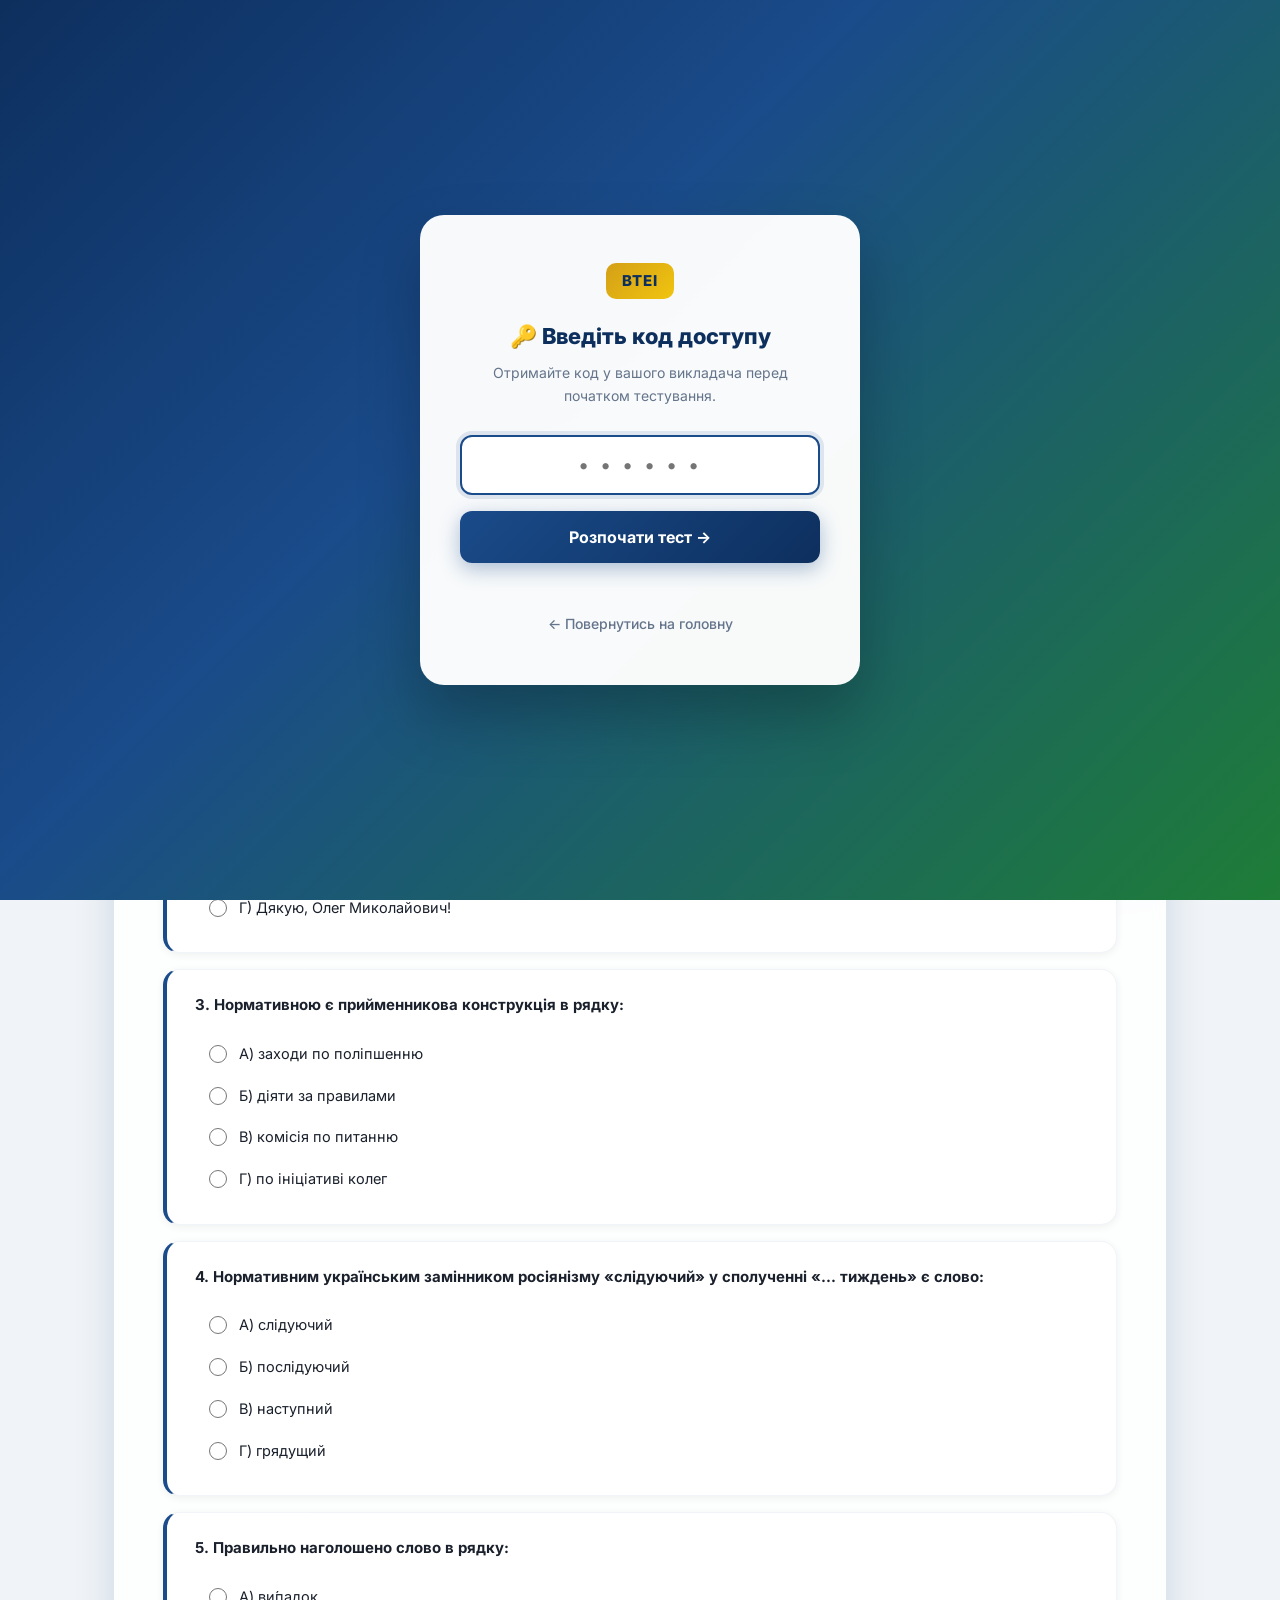
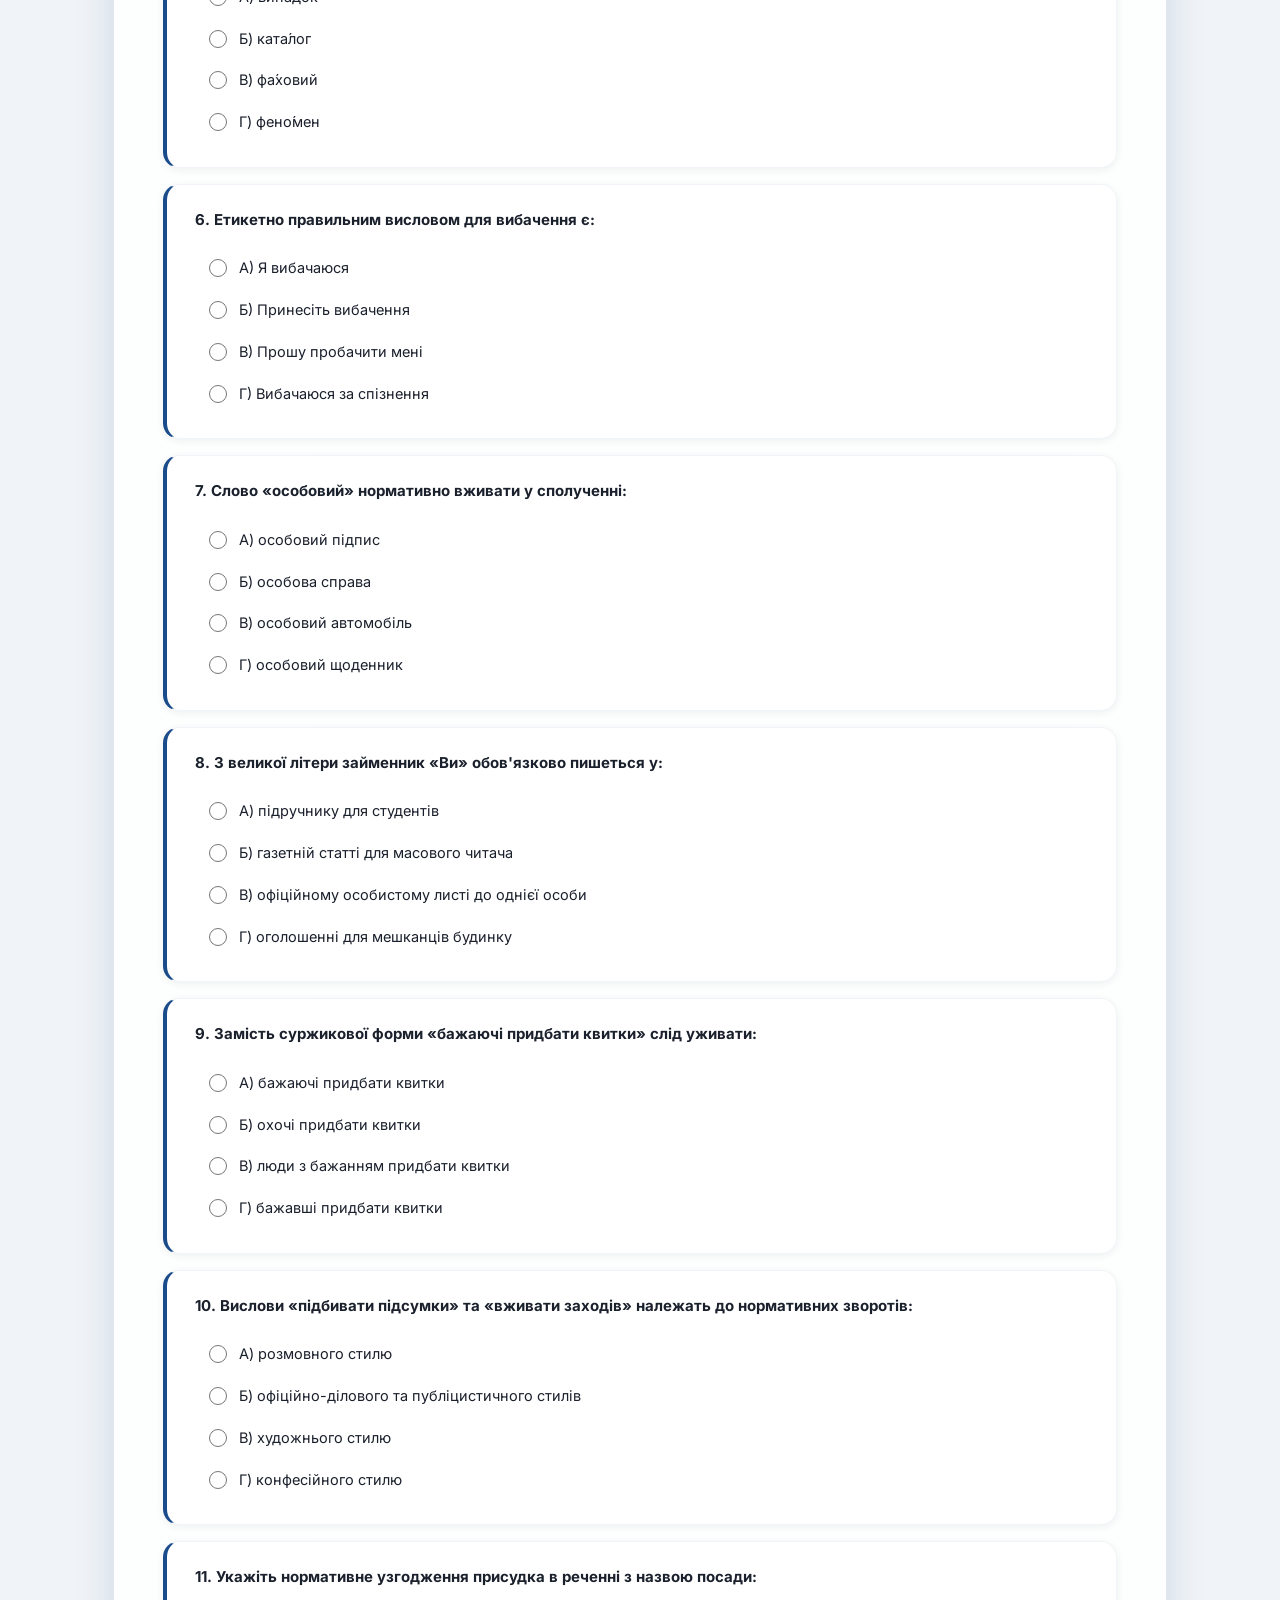
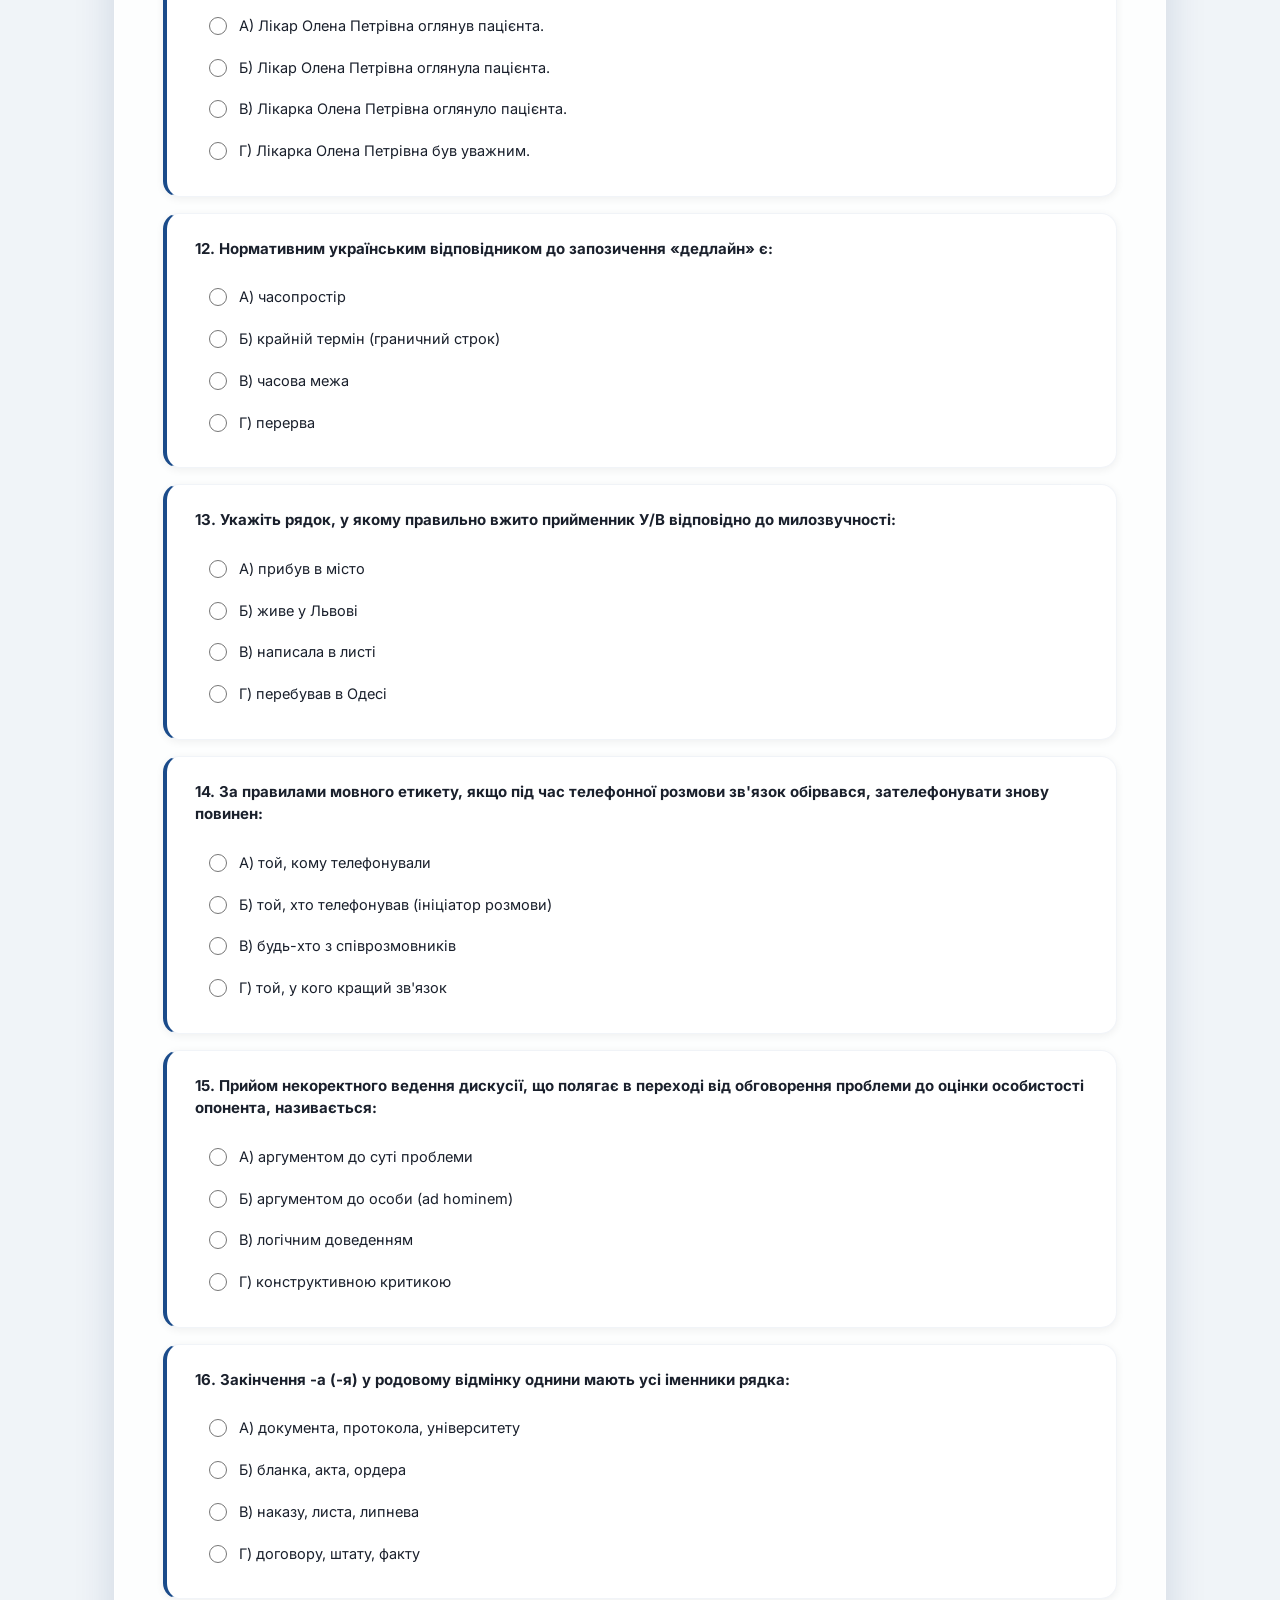
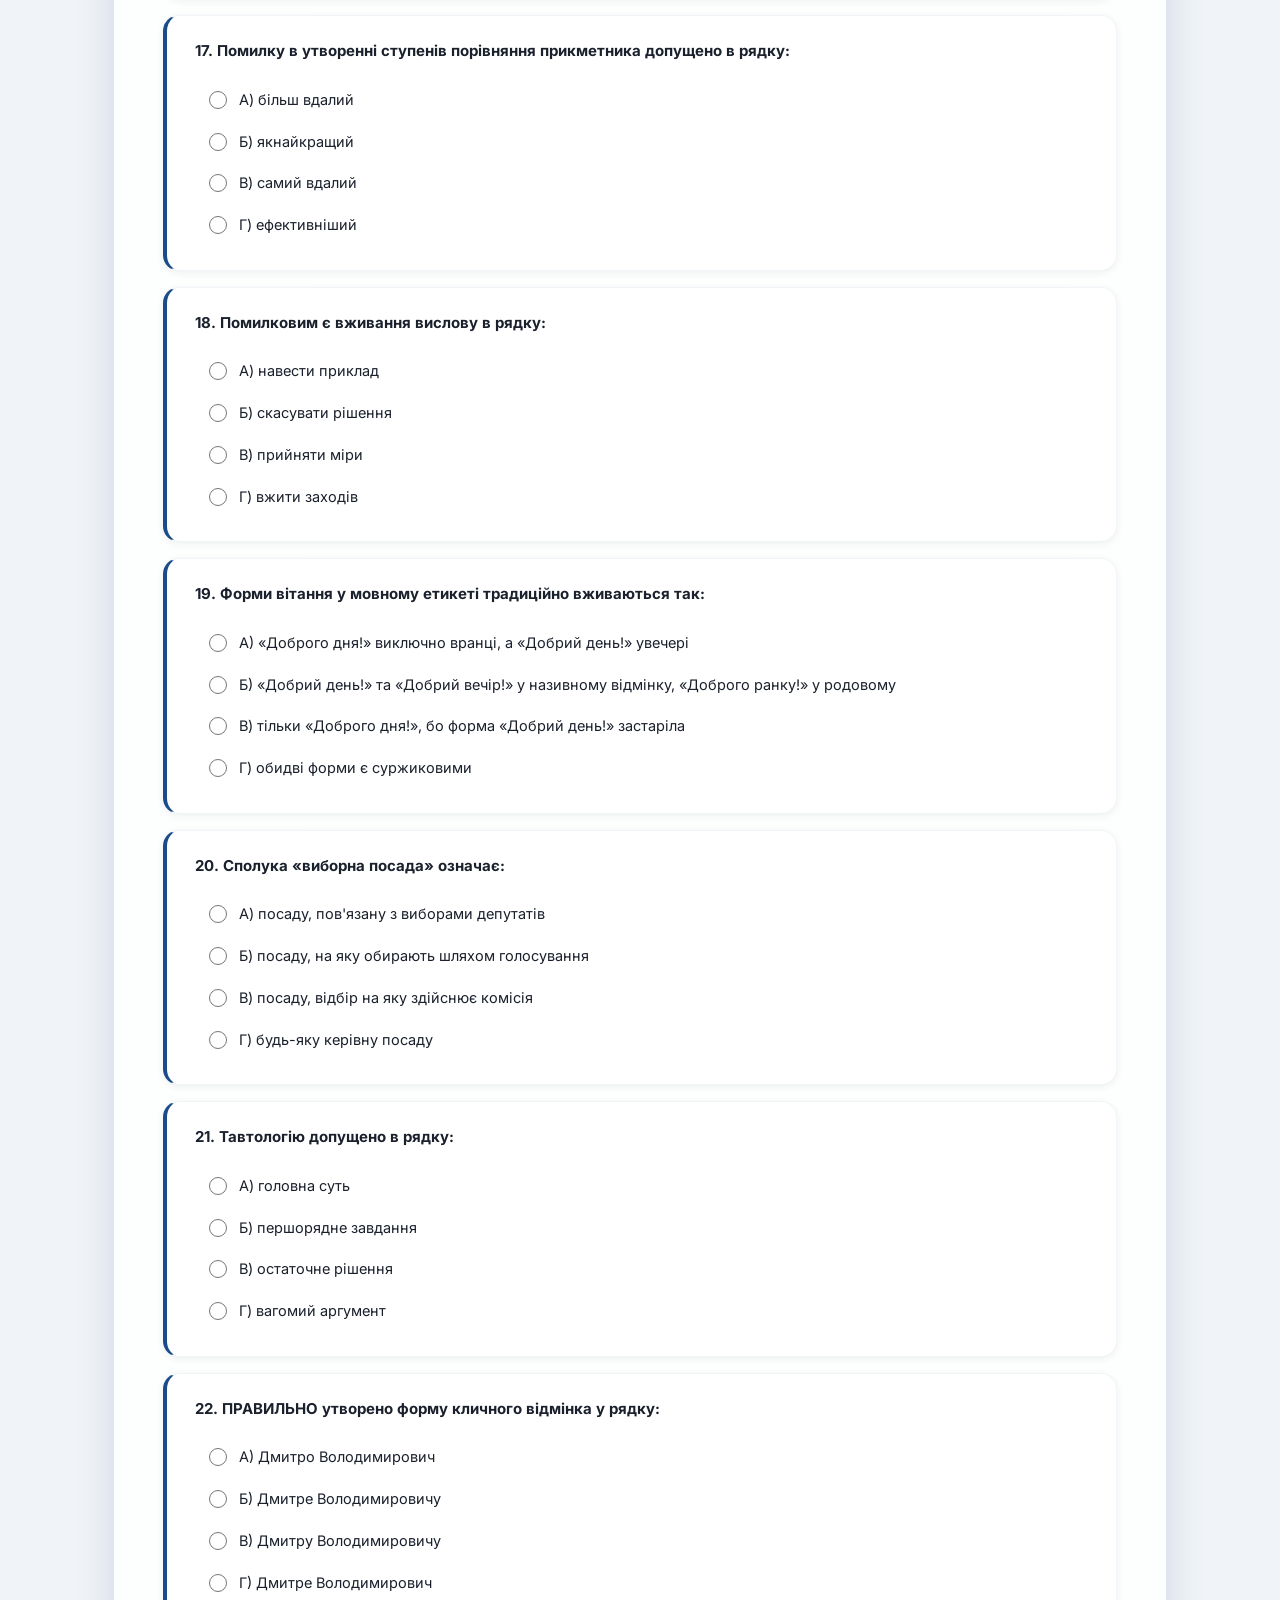
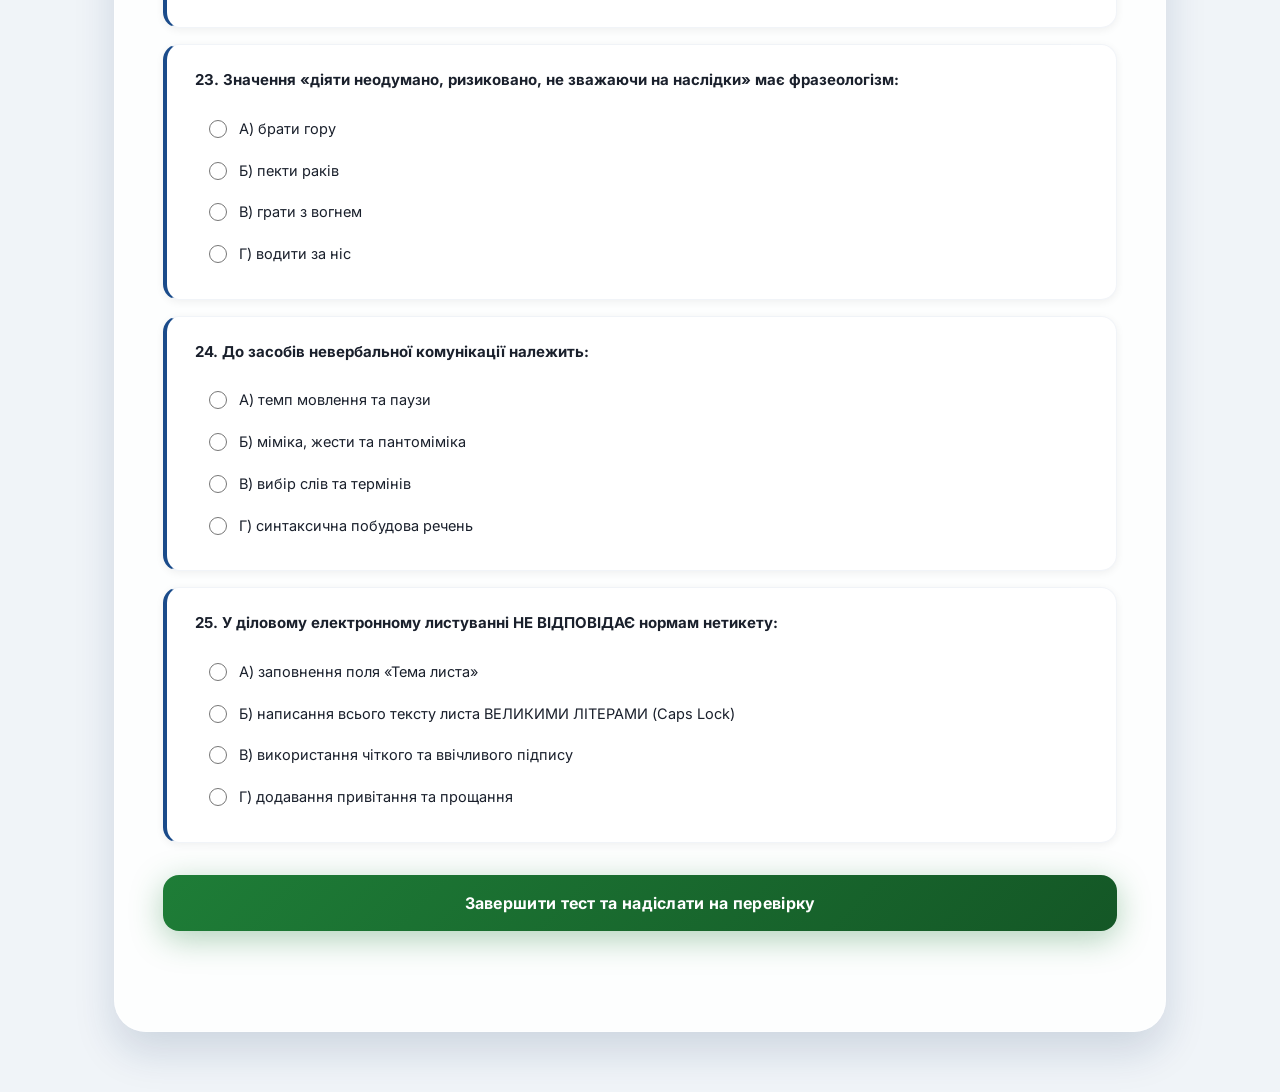
<file: tests/test-2.html>
<!DOCTYPE html>
<html lang="uk">
<head>
    <meta charset="UTF-8">
    <meta name="viewport" content="width=device-width, initial-scale=1.0">
    <title>Тест №2 | Культура мовлення та етика спілкування — ВТЕІ</title>
    <meta name="description" content="Пройти онлайн-тест №2: 'Культура мовлення та етика спілкування' на освітньому порталі.">
    
    <!-- Open Graph (SEO для соцмереж) -->
    <meta property="og:title" content="Тест №2: Культура мовлення та етика спілкування | Освітній портал">
    <meta property="og:description" content="Пройти тестування з дисципліни 'Українська мова за професійним спрямуванням'.">
    <meta property="og:image" content="https://vtei.online/img/og-image.jpg">
    <meta property="og:url" content="https://vtei.online/tests/test-2.html">
    <meta property="og:type" content="article">
    
    <!-- Favicon -->
    <link rel="icon" type="image/jpeg" href="../img/favicon.jpg">
    <link rel="apple-touch-icon" href="../img/favicon.jpg">
    <link rel="stylesheet" href="../css/style.css">
    <style>
        /* Overlay - екран завантаження та введення коду */
        #overlay {
            position: fixed;
            inset: 0;
            background: linear-gradient(135deg, #0d2f5e 0%, #1a4b8a 40%, #1e7d37 100%);
            z-index: 999;
            display: flex;
            align-items: center;
            justify-content: center;
            transition: opacity 0.5s ease;
        }
        #overlay.hidden {
            opacity: 0;
            pointer-events: none;
        }
        .overlay-box {
            background: rgba(255,255,255,0.97);
            border-radius: 24px;
            padding: 48px 40px;
            max-width: 440px;
            width: 90%;
            text-align: center;
            box-shadow: 0 30px 60px rgba(0,0,0,0.25);
        }
        .overlay-logo {
            display: inline-block;
            background: linear-gradient(135deg, #d4a017, #f1c40f);
            color: #0d2f5e;
            padding: 6px 16px;
            border-radius: 10px;
            font-size: 15px;
            font-weight: 800;
            letter-spacing: 1px;
            margin-bottom: 20px;
        }
        .overlay-box h2 {
            font-size: 22px;
            font-weight: 800;
            color: #0d2f5e;
            margin-bottom: 8px;
        }
        .overlay-box p {
            font-size: 14px;
            color: #64748b;
            margin-bottom: 28px;
            line-height: 1.6;
        }
        .overlay-input {
            width: 100%;
            padding: 16px 20px;
            border: 2px solid rgba(26,75,138,0.2);
            border-radius: 12px;
            font-family: inherit;
            font-size: 20px;
            font-weight: 700;
            text-align: center;
            letter-spacing: 4px;
            color: #1a4b8a;
            background: rgba(26,75,138,0.04);
            outline: none;
            transition: all 0.25s;
            box-sizing: border-box;
            margin-bottom: 16px;
            -webkit-user-select: text !important;
            user-select: text !important;
        }
        .overlay-input:focus {
            border-color: #1a4b8a;
            background: #fff;
            box-shadow: 0 0 0 4px rgba(26,75,138,0.12);
        }
        .overlay-input.error {
            border-color: #dc3545;
            background: rgba(220,53,69,0.04);
            animation: shake 0.4s ease;
        }
        @keyframes shake {
            0%,100%{transform:translateX(0)}
            25%{transform:translateX(-8px)}
            75%{transform:translateX(8px)}
        }
        .overlay-btn {
            width: 100%;
            padding: 16px;
            background: linear-gradient(135deg, #1a4b8a, #0d2f5e);
            color: #fff;
            border: none;
            border-radius: 12px;
            font-family: inherit;
            font-size: 16px;
            font-weight: 700;
            cursor: pointer;
            box-shadow: 0 6px 20px rgba(26,75,138,0.35);
            transition: all 0.3s;
        }
        .overlay-btn:hover:not(:disabled) {
            transform: translateY(-2px);
            box-shadow: 0 10px 28px rgba(26,75,138,0.45);
        }
        .overlay-btn:disabled {
            background: linear-gradient(135deg, #94a3b8, #64748b);
            box-shadow: none;
            cursor: not-allowed;
        }
        .overlay-error {
            color: #dc3545;
            font-size: 13px;
            font-weight: 600;
            margin-top: 12px;
            min-height: 20px;
        }
        .overlay-loading {
            font-size: 14px;
            color: #64748b;
            margin-top: 16px;
        }
        /* Вимкнено викладачем */
        .overlay-disabled {
            text-align: center;
        }
        .overlay-disabled .icon {
            font-size: 56px;
            margin-bottom: 16px;
        }
        .overlay-disabled h2 {
            color: #0d2f5e;
            font-size: 22px;
            font-weight: 800;
            margin-bottom: 12px;
        }
        .overlay-disabled p {
            color: #64748b;
            font-size: 15px;
            line-height: 1.6;
        }
        /* Валідація полів студента */
        .student-info input.input-error {
            border-color: #dc3545 !important;
            background: rgba(220, 53, 69, 0.04) !important;
            box-shadow: 0 0 0 4px rgba(220, 53, 69, 0.12) !important;
            animation: shake 0.4s ease;
        }
        .validation-hint {
            color: #dc3545;
            font-size: 13px;
            font-weight: 600;
            margin-top: 8px;
            display: none;
        }
        .validation-hint.visible {
            display: block;
        }
    </style>
</head>
<body>


<!-- OVERLAY: перевірка коду доступу -->
<div id="overlay">
    <div class="overlay-box">
        <div id="overlayContent">
            <!-- Стан завантаження -->
            <div class="overlay-logo">ВТЕІ</div>
            <h2>Перевірка доступу...</h2>
            <p class="overlay-loading">⏳ Перевіряємо статус тестування...</p>
        </div>
    </div>
</div>

<div class="main-container">
<div class="glass-panel">
    <div class="test-page-header">
        <h1>ТЕСТОВІ ЗАВДАННЯ</h1>
        <h2>з дисципліни «Українська мова за професійним спрямуванням»<br>Тема: Культура мовлення та етика спілкування</h2>
    </div>

    <div class="student-info">
        <div>
            <label for="studentName">ПІБ студента:</label>
            <input type="text" id="studentName" placeholder="Введіть ваше прізвище та ім'я">
        </div>
        <div>
            <label for="studentGroup">Група:</label>
            <input type="text" id="studentGroup" placeholder="Введіть групу">
        </div>
    </div>

    <form id="quizForm">
                        <!-- Запитання 1 -->
        <div class="question">
            <p>1. Порушенням лексичної норми (плеоназмом) є вживання сполуки:</p>
            <div class="options">
                <label><input type="radio" name="q1" value="А"> А) офіційне засідання</label>
                <label><input type="radio" name="q1" value="Б"> Б) вільна вакансія</label>
                <label><input type="radio" name="q1" value="В"> В) плідна співпраця</label>
                <label><input type="radio" name="q1" value="Г"> Г) ухвалити рішення</label>
            </div>
        </div>

        <!-- Запитання 2 -->
        <div class="question">
            <p>2. Правильно утворено форму кличного відмінка у звертанні:</p>
            <div class="options">
                <label><input type="radio" name="q2" value="А"> А) Шановний пане професор!</label>
                <label><input type="radio" name="q2" value="Б"> Б) Доброго дня, Ігор Олексійович!</label>
                <label><input type="radio" name="q2" value="В"> В) Шановна пані Олено!</label>
                <label><input type="radio" name="q2" value="Г"> Г) Дякую, Олег Миколайович!</label>
            </div>
        </div>

        <!-- Запитання 3 -->
        <div class="question">
            <p>3. Нормативною є прийменникова конструкція в рядку:</p>
            <div class="options">
                <label><input type="radio" name="q3" value="А"> А) заходи по поліпшенню</label>
                <label><input type="radio" name="q3" value="Б"> Б) діяти за правилами</label>
                <label><input type="radio" name="q3" value="В"> В) комісія по питанню</label>
                <label><input type="radio" name="q3" value="Г"> Г) по ініціативі колег</label>
            </div>
        </div>

        <!-- Запитання 4 -->
        <div class="question">
            <p>4. Нормативним українським замінником росіянізму «слідуючий» у сполученні «... тиждень» є слово:</p>
            <div class="options">
                <label><input type="radio" name="q4" value="А"> А) слідуючий</label>
                <label><input type="radio" name="q4" value="Б"> Б) послідуючий</label>
                <label><input type="radio" name="q4" value="В"> В) наступний</label>
                <label><input type="radio" name="q4" value="Г"> Г) грядущий</label>
            </div>
        </div>

        <!-- Запитання 5 -->
        <div class="question">
            <p>5. Правильно наголошено слово в рядку:</p>
            <div class="options">
                <label><input type="radio" name="q5" value="А"> А) ви́падок</label>
                <label><input type="radio" name="q5" value="Б"> Б) ката́лог</label>
                <label><input type="radio" name="q5" value="В"> В) фа́ховий</label>
                <label><input type="radio" name="q5" value="Г"> Г) фено́мен</label>
            </div>
        </div>

        <!-- Запитання 6 -->
        <div class="question">
            <p>6. Етикетно правильним висловом для вибачення є:</p>
            <div class="options">
                <label><input type="radio" name="q6" value="А"> А) Я вибачаюся</label>
                <label><input type="radio" name="q6" value="Б"> Б) Принесіть вибачення</label>
                <label><input type="radio" name="q6" value="В"> В) Прошу пробачити мені</label>
                <label><input type="radio" name="q6" value="Г"> Г) Вибачаюся за спізнення</label>
            </div>
        </div>

        <!-- Запитання 7 -->
        <div class="question">
            <p>7. Слово «особовий» нормативно вживати у сполученні:</p>
            <div class="options">
                <label><input type="radio" name="q7" value="А"> А) особовий підпис</label>
                <label><input type="radio" name="q7" value="Б"> Б) особова справа</label>
                <label><input type="radio" name="q7" value="В"> В) особовий автомобіль</label>
                <label><input type="radio" name="q7" value="Г"> Г) особовий щоденник</label>
            </div>
        </div>

        <!-- Запитання 8 -->
        <div class="question">
            <p>8. З великої літери займенник «Ви» обов'язково пишеться у:</p>
            <div class="options">
                <label><input type="radio" name="q8" value="А"> А) підручнику для студентів</label>
                <label><input type="radio" name="q8" value="Б"> Б) газетній статті для масового читача</label>
                <label><input type="radio" name="q8" value="В"> В) офіційному особистому листі до однієї особи</label>
                <label><input type="radio" name="q8" value="Г"> Г) оголошенні для мешканців будинку</label>
            </div>
        </div>

        <!-- Запитання 9 -->
        <div class="question">
            <p>9. Замість суржикової форми «бажаючі придбати квитки» слід уживати:</p>
            <div class="options">
                <label><input type="radio" name="q9" value="А"> А) бажаючі придбати квитки</label>
                <label><input type="radio" name="q9" value="Б"> Б) охочі придбати квитки</label>
                <label><input type="radio" name="q9" value="В"> В) люди з бажанням придбати квитки</label>
                <label><input type="radio" name="q9" value="Г"> Г) бажавші придбати квитки</label>
            </div>
        </div>

        <!-- Запитання 10 -->
        <div class="question">
            <p>10. Вислови «підбивати підсумки» та «вживати заходів» належать до нормативних зворотів:</p>
            <div class="options">
                <label><input type="radio" name="q10" value="А"> А) розмовного стилю</label>
                <label><input type="radio" name="q10" value="Б"> Б) офіційно-ділового та публіцистичного стилів</label>
                <label><input type="radio" name="q10" value="В"> В) художнього стилю</label>
                <label><input type="radio" name="q10" value="Г"> Г) конфесійного стилю</label>
            </div>
        </div>

        <!-- Запитання 11 -->
        <div class="question">
            <p>11. Укажіть нормативне узгодження присудка в реченні з назвою посади:</p>
            <div class="options">
                <label><input type="radio" name="q11" value="А"> А) Лікар Олена Петрівна оглянув пацієнта.</label>
                <label><input type="radio" name="q11" value="Б"> Б) Лікар Олена Петрівна оглянула пацієнта.</label>
                <label><input type="radio" name="q11" value="В"> В) Лікарка Олена Петрівна оглянуло пацієнта.</label>
                <label><input type="radio" name="q11" value="Г"> Г) Лікарка Олена Петрівна був уважним.</label>
            </div>
        </div>

        <!-- Запитання 12 -->
        <div class="question">
            <p>12. Нормативним українським відповідником до запозичення «дедлайн» є:</p>
            <div class="options">
                <label><input type="radio" name="q12" value="А"> А) часопростір</label>
                <label><input type="radio" name="q12" value="Б"> Б) крайній термін (граничний строк)</label>
                <label><input type="radio" name="q12" value="В"> В) часова межа</label>
                <label><input type="radio" name="q12" value="Г"> Г) перерва</label>
            </div>
        </div>

        <!-- Запитання 13 -->
        <div class="question">
            <p>13. Укажіть рядок, у якому правильно вжито прийменник У/В відповідно до милозвучності:</p>
            <div class="options">
                <label><input type="radio" name="q13" value="А"> А) прибув в місто</label>
                <label><input type="radio" name="q13" value="Б"> Б) живе у Львові</label>
                <label><input type="radio" name="q13" value="В"> В) написала в листі</label>
                <label><input type="radio" name="q13" value="Г"> Г) перебував в Одесі</label>
            </div>
        </div>

        <!-- Запитання 14 -->
        <div class="question">
            <p>14. За правилами мовного етикету, якщо під час телефонної розмови зв'язок обірвався, зателефонувати знову повинен:</p>
            <div class="options">
                <label><input type="radio" name="q14" value="А"> А) той, кому телефонували</label>
                <label><input type="radio" name="q14" value="Б"> Б) той, хто телефонував (ініціатор розмови)</label>
                <label><input type="radio" name="q14" value="В"> В) будь-хто з співрозмовників</label>
                <label><input type="radio" name="q14" value="Г"> Г) той, у кого кращий зв'язок</label>
            </div>
        </div>

        <!-- Запитання 15 -->
        <div class="question">
            <p>15. Прийом некоректного ведення дискусії, що полягає в переході від обговорення проблеми до оцінки особистості опонента, називається:</p>
            <div class="options">
                <label><input type="radio" name="q15" value="А"> А) аргументом до суті проблеми</label>
                <label><input type="radio" name="q15" value="Б"> Б) аргументом до особи (ad hominem)</label>
                <label><input type="radio" name="q15" value="В"> В) логічним доведенням</label>
                <label><input type="radio" name="q15" value="Г"> Г) конструктивною критикою</label>
            </div>
        </div>

        <!-- Запитання 16 -->
        <div class="question">
            <p>16. Закінчення -а (-я) у родовому відмінку однини мають усі іменники рядка:</p>
            <div class="options">
                <label><input type="radio" name="q16" value="А"> А) документа, протокола, університету</label>
                <label><input type="radio" name="q16" value="Б"> Б) бланка, акта, ордера</label>
                <label><input type="radio" name="q16" value="В"> В) наказу, листа, липнева</label>
                <label><input type="radio" name="q16" value="Г"> Г) договору, штату, факту</label>
            </div>
        </div>

        <!-- Запитання 17 -->
        <div class="question">
            <p>17. Помилку в утворенні ступенів порівняння прикметника допущено в рядку:</p>
            <div class="options">
                <label><input type="radio" name="q17" value="А"> А) більш вдалий</label>
                <label><input type="radio" name="q17" value="Б"> Б) якнайкращий</label>
                <label><input type="radio" name="q17" value="В"> В) самий вдалий</label>
                <label><input type="radio" name="q17" value="Г"> Г) ефективніший</label>
            </div>
        </div>

        <!-- Запитання 18 -->
        <div class="question">
            <p>18. Помилковим є вживання вислову в рядку:</p>
            <div class="options">
                <label><input type="radio" name="q18" value="А"> А) навести приклад</label>
                <label><input type="radio" name="q18" value="Б"> Б) скасувати рішення</label>
                <label><input type="radio" name="q18" value="В"> В) прийняти міри</label>
                <label><input type="radio" name="q18" value="Г"> Г) вжити заходів</label>
            </div>
        </div>

        <!-- Запитання 19 -->
        <div class="question">
            <p>19. Форми вітання у мовному етикеті традиційно вживаються так:</p>
            <div class="options">
                <label><input type="radio" name="q19" value="А"> А) «Доброго дня!» виключно вранці, а «Добрий день!» увечері</label>
                <label><input type="radio" name="q19" value="Б"> Б) «Добрий день!» та «Добрий вечір!» у називному відмінку, «Доброго ранку!» у родовому</label>
                <label><input type="radio" name="q19" value="В"> В) тільки «Доброго дня!», бо форма «Добрий день!» застаріла</label>
                <label><input type="radio" name="q19" value="Г"> Г) обидві форми є суржиковими</label>
            </div>
        </div>

        <!-- Запитання 20 -->
        <div class="question">
            <p>20. Сполука «виборна посада» означає:</p>
            <div class="options">
                <label><input type="radio" name="q20" value="А"> А) посаду, пов'язану з виборами депутатів</label>
                <label><input type="radio" name="q20" value="Б"> Б) посаду, на яку обирають шляхом голосування</label>
                <label><input type="radio" name="q20" value="В"> В) посаду, відбір на яку здійснює комісія</label>
                <label><input type="radio" name="q20" value="Г"> Г) будь-яку керівну посаду</label>
            </div>
        </div>

        <!-- Запитання 21 -->
        <div class="question">
            <p>21. Тавтологію допущено в рядку:</p>
            <div class="options">
                <label><input type="radio" name="q21" value="А"> А) головна суть</label>
                <label><input type="radio" name="q21" value="Б"> Б) першорядне завдання</label>
                <label><input type="radio" name="q21" value="В"> В) остаточне рішення</label>
                <label><input type="radio" name="q21" value="Г"> Г) вагомий аргумент</label>
            </div>
        </div>

        <!-- Запитання 22 -->
        <div class="question">
            <p>22. ПРАВИЛЬНО утворено форму кличного відмінка у рядку:</p>
            <div class="options">
                <label><input type="radio" name="q22" value="А"> А) Дмитро Володимирович</label>
                <label><input type="radio" name="q22" value="Б"> Б) Дмитре Володимировичу</label>
                <label><input type="radio" name="q22" value="В"> В) Дмитру Володимировичу</label>
                <label><input type="radio" name="q22" value="Г"> Г) Дмитре Володимирович</label>
            </div>
        </div>

        <!-- Запитання 23 -->
        <div class="question">
            <p>23. Значення «діяти неодумано, ризиковано, не зважаючи на наслідки» має фразеологізм:</p>
            <div class="options">
                <label><input type="radio" name="q23" value="А"> А) брати гору</label>
                <label><input type="radio" name="q23" value="Б"> Б) пекти раків</label>
                <label><input type="radio" name="q23" value="В"> В) грати з вогнем</label>
                <label><input type="radio" name="q23" value="Г"> Г) водити за ніс</label>
            </div>
        </div>

        <!-- Запитання 24 -->
        <div class="question">
            <p>24. До засобів невербальної комунікації належить:</p>
            <div class="options">
                <label><input type="radio" name="q24" value="А"> А) темп мовлення та паузи</label>
                <label><input type="radio" name="q24" value="Б"> Б) міміка, жести та пантоміміка</label>
                <label><input type="radio" name="q24" value="В"> В) вибір слів та термінів</label>
                <label><input type="radio" name="q24" value="Г"> Г) синтаксична побудова речень</label>
            </div>
        </div>

        <!-- Запитання 25 -->
        <div class="question">
            <p>25. У діловому електронному листуванні НЕ ВІДПОВІДАЄ нормам нетикету:</p>
            <div class="options">
                <label><input type="radio" name="q25" value="А"> А) заповнення поля «Тема листа»</label>
                <label><input type="radio" name="q25" value="Б"> Б) написання всього тексту листа ВЕЛИКИМИ ЛІТЕРАМИ (Caps Lock)</label>
                <label><input type="radio" name="q25" value="В"> В) використання чіткого та ввічливого підпису</label>
                <label><input type="radio" name="q25" value="Г"> Г) додавання привітання та прощання</label>
            </div>
        </div>
        <button type="button" class="btn" id="submitBtn" onclick="checkTest()">Завершити тест та надіслати на перевірку</button>
    </form>

    <div id="result"></div>
    <div id="sendStatus"></div>
</div>
</div>

<script>
    // =====================================================
    // НАЛАШТУВАННЯ ТЕСТУ
    // =====================================================
    const GOOGLE_SCRIPT_URL = 'https://script.google.com/macros/s/AKfycby8eBPxfBN18vXv5rb8elcMQ6TJ82UNzk7Q19TTOSPHN5Kn8_c1TuKAqBLaUZ2Dm1dlyg/exec';
    const TEST_THEME = 'Культура мовлення та етика спілкування';
    const TEST_ID = 'test-2';

    // Захист від копіювання
    document.addEventListener('contextmenu', event => event.preventDefault());
    document.addEventListener('copy', event => event.preventDefault());

    // =====================================================
    // ПЕРЕВІРКА СТАТУСУ ПРИ ЗАВАНТАЖЕННІ
    // =====================================================
    window.addEventListener('load', function() {
        fetch(`${GOOGLE_SCRIPT_URL}?test=${TEST_ID}`)
            .then(r => r.json())
            .then(data => {
                if (!data.enabled) {
                    document.getElementById('overlayContent').innerHTML = `
                        <div class="overlay-disabled">
                            <div class="icon">&#x1F512;</div>
                            <div class="overlay-logo">&#x412;&#x422;&#x415;&#x406;</div>
                            <h2>&#x422;&#x435;&#x441;&#x442;&#x443;&#x432;&#x430;&#x43D;&#x43D;&#x44F; &#x43D;&#x435;&#x434;&#x43E;&#x441;&#x442;&#x443;&#x43F;&#x43D;&#x435;</h2>
                            <p>${data.message || '&#x412;&#x438;&#x43A;&#x43B;&#x430;&#x434;&#x430;&#x447; &#x442;&#x438;&#x43C;&#x447;&#x430;&#x441;&#x43E;&#x432;&#x43E; &#x437;&#x430;&#x43A;&#x440;&#x438;&#x432; &#x434;&#x43E;&#x441;&#x442;&#x443;&#x43F; &#x434;&#x43E; &#x442;&#x435;&#x441;&#x442;&#x443;&#x432;&#x430;&#x43D;&#x43D;&#x44F;.'}</p>
                            <div style="margin-top: 24px;">
                                <a href="../index.html" style="color: #1a4b8a; text-decoration: none; font-size: 15px; font-weight: 600; padding: 8px 16px; background: rgba(26,75,138,0.05); border-radius: 8px;">← Повернутись на головну</a>
                            </div>
                        </div>`;
                } else {
                    showCodeForm();
                }
            })
            .catch(() => { showCodeForm(); });
    });

    function showCodeForm() {
        document.getElementById('overlayContent').innerHTML = [
            '<div class="overlay-logo">ВТЕІ</div>',
            '<h2>🔑 Введіть код доступу</h2>',
            '<p>Отримайте код у вашого викладача перед початком тестування.</p>',
            '<input type="text" id="codeInput" class="overlay-input" placeholder="&#x2022; &#x2022; &#x2022; &#x2022; &#x2022; &#x2022;" maxlength="12" autocomplete="off" oninput="this.value=this.value.toUpperCase()" onkeydown="if(event.key===\'Enter\') submitCode()">',
            '<button class="overlay-btn" id="codeBtn" onclick="submitCode()">Розпочати тест →</button>',
            '<div class="overlay-error" id="codeError"></div>',
            '<div style="margin-top: 16px;">',
            '    <a href="../index.html" style="color: #64748b; text-decoration: none; font-size: 14px; font-weight: 500; transition: color 0.2s;">← Повернутись на головну</a>',
            '</div>'
        ].join('');
        setTimeout(function() {
            var inp = document.getElementById('codeInput');
            if (inp) inp.focus();
        }, 100);
    }

    function submitCode() {
        var input = document.getElementById('codeInput');
        var btn = document.getElementById('codeBtn');
        var errorEl = document.getElementById('codeError');
        var code = input.value.trim().toUpperCase();

        if (!code) { shakeInput(); errorEl.textContent = 'Будь ласка, введіть код доступу.'; return; }

        btn.disabled = true;
        btn.textContent = '⏳ Перевіряємо...';
        errorEl.textContent = '';

        fetch(GOOGLE_SCRIPT_URL + '?test=' + TEST_ID + '&code=' + encodeURIComponent(code))
            .then(function(r) { return r.json(); })
            .then(function(data) {
                if (data.codeValid) {
                    var overlay = document.getElementById('overlay');
                    overlay.classList.add('hidden');
                    setTimeout(function() { overlay.style.display = 'none'; }, 500);
                } else {
                    shakeInput();
                    errorEl.textContent = data.message || '❌ Невірний код. Спробуйте ще раз.';
                    btn.disabled = false;
                    btn.textContent = 'Розпочати тест →';
                }
            })
            .catch(function() {
                errorEl.textContent = '⚠️ Помилка з\'єднання. Зверніться до викладача.';
                btn.disabled = false;
                btn.textContent = 'Розпочати тест →';
            });
    }

    function shakeInput() {
        var input = document.getElementById('codeInput');
        if (!input) return;
        input.classList.remove('error');
        void input.offsetWidth;
        input.classList.add('error');
        setTimeout(function() { input.classList.remove('error'); }, 500);
    }

    // Очищення помилок при введенні
    document.getElementById('studentName').addEventListener('input', function() {
        this.classList.remove('input-error');
        var hint = this.parentElement.querySelector('.validation-hint');
        if (hint) hint.remove();
    });
    document.getElementById('studentGroup').addEventListener('input', function() {
        this.classList.remove('input-error');
        var hint = this.parentElement.querySelector('.validation-hint');
        if (hint) hint.remove();
    });

    // Оновлені відповіді
    const correctAnswers = {
        q1: "Б", q2: "В", q3: "Б", q4: "В",
        q5: "А", q6: "В", q7: "Б", q8: "В",
        q9: "Б", q10: "Б", q11: "Б", q12: "Б",
        q13: "Б", q14: "Б", q15: "Б", q16: "Б",
        q17: "В", q18: "В", q19: "Б", q20: "Б",
        q21: "А", q22: "Б", q23: "В", q24: "Б",
        q25: "Б"
    };

    let testSubmitted = false;

    function checkTest() {
        if (testSubmitted) return;

        // Валідація ПІБ та групи
        const nameInput = document.getElementById('studentName');
        const groupInput = document.getElementById('studentGroup');
        const nameVal = nameInput.value.trim();
        const groupVal = groupInput.value.trim();
        let hasError = false;

        // Прибрати попередні помилки
        nameInput.classList.remove('input-error');
        groupInput.classList.remove('input-error');
        document.querySelectorAll('.validation-hint').forEach(el => el.remove());

        if (!nameVal) {
            nameInput.classList.add('input-error');
            const hint = document.createElement('div');
            hint.className = 'validation-hint visible';
            hint.textContent = '⚠️ Будь ласка, введіть ваше прізвище та ім\'я';
            nameInput.parentElement.appendChild(hint);
            hasError = true;
        }
        if (!groupVal) {
            groupInput.classList.add('input-error');
            const hint = document.createElement('div');
            hint.className = 'validation-hint visible';
            hint.textContent = '⚠️ Будь ласка, введіть вашу групу';
            groupInput.parentElement.appendChild(hint);
            hasError = true;
        }
        if (hasError) {
            const firstError = document.querySelector('.input-error');
            firstError.scrollIntoView({ behavior: 'smooth', block: 'center' });
            firstError.focus();
            return;
        }

        const form = document.getElementById('quizForm');
        const formData = new FormData(form);
        let score = 0;
        let total = Object.keys(correctAnswers).length;

        // Збір відповідей студента у зручному форматі (1-А, 2-Б, і т.д.)
        const studentAnswersArray = [];
        for (let q of Object.keys(correctAnswers)) {
            let num = q.replace('q', ''); 
            let ans = formData.get(q) || '—';
            studentAnswersArray.push(num + '-' + ans);
        }
        const formattedAnswers = studentAnswersArray.join(', ');

        for (let [question, correctAnswer] of Object.entries(correctAnswers)) {
            const userAnswer = formData.get(question);
            
            if (userAnswer === correctAnswer) {
                score++;
            }
        }

        const name = nameVal;
        const group = groupVal;
        const statusDiv = document.getElementById('sendStatus');
        const resultDiv = document.getElementById('result');
        
        let gradeText = "";
        if (score >= 23) gradeText = "Відмінно!";
        else if (score >= 18) gradeText = "Добре!";
        else if (score >= 13) gradeText = "Задовільно.";
        else gradeText = "Потребує доопрацювання.";

        // Заблокувати кнопку та зафіксувати відправку
        testSubmitted = true;
        const btn = document.getElementById('submitBtn');
        btn.disabled = true;
        btn.textContent = 'Тест завершено';

        resultDiv.innerHTML = `
            <b>${name} (${group})</b>
            Тема: ${TEST_THEME}
        `;
        resultDiv.style.display = 'block';

        // Відправка у Google Таблицю
        if (GOOGLE_SCRIPT_URL && GOOGLE_SCRIPT_URL !== 'YOUR_GOOGLE_APPS_SCRIPT_URL_HERE') {
            statusDiv.innerHTML = '<span class="status-sending">⏳ Зберігаємо результати...</span>';

            const payload = JSON.stringify({
                testId: TEST_ID,
                theme: TEST_THEME,
                name: name,
                group: group,
                score: score,
                total: total,
                grade: gradeText,
                answers: formattedAnswers
            });

            // Відправка як звичайний текст, щоб обійти блокування CORS у браузері
            fetch(GOOGLE_SCRIPT_URL, {
                method: 'POST',
                mode: 'no-cors',
                headers: {
                    'Content-Type': 'text/plain;charset=utf-8'
                },
                body: payload
            })
            .then(() => {
                statusDiv.innerHTML = '<span class="status-ok">✅ Дякуємо, що пройшли тест! Ваші дані успішно надіслано.</span>';
            })
            .catch((err) => {
                statusDiv.innerHTML = '<span class="status-error">⚠️ Помилка збереження. Ваш результат: ' + score + '/' + total + '</span>';
                console.error('Помилка відправки:', err);
            });
        }

        window.scrollTo(0, document.body.scrollHeight);
    }
</script>

</body>
</html>
</file>
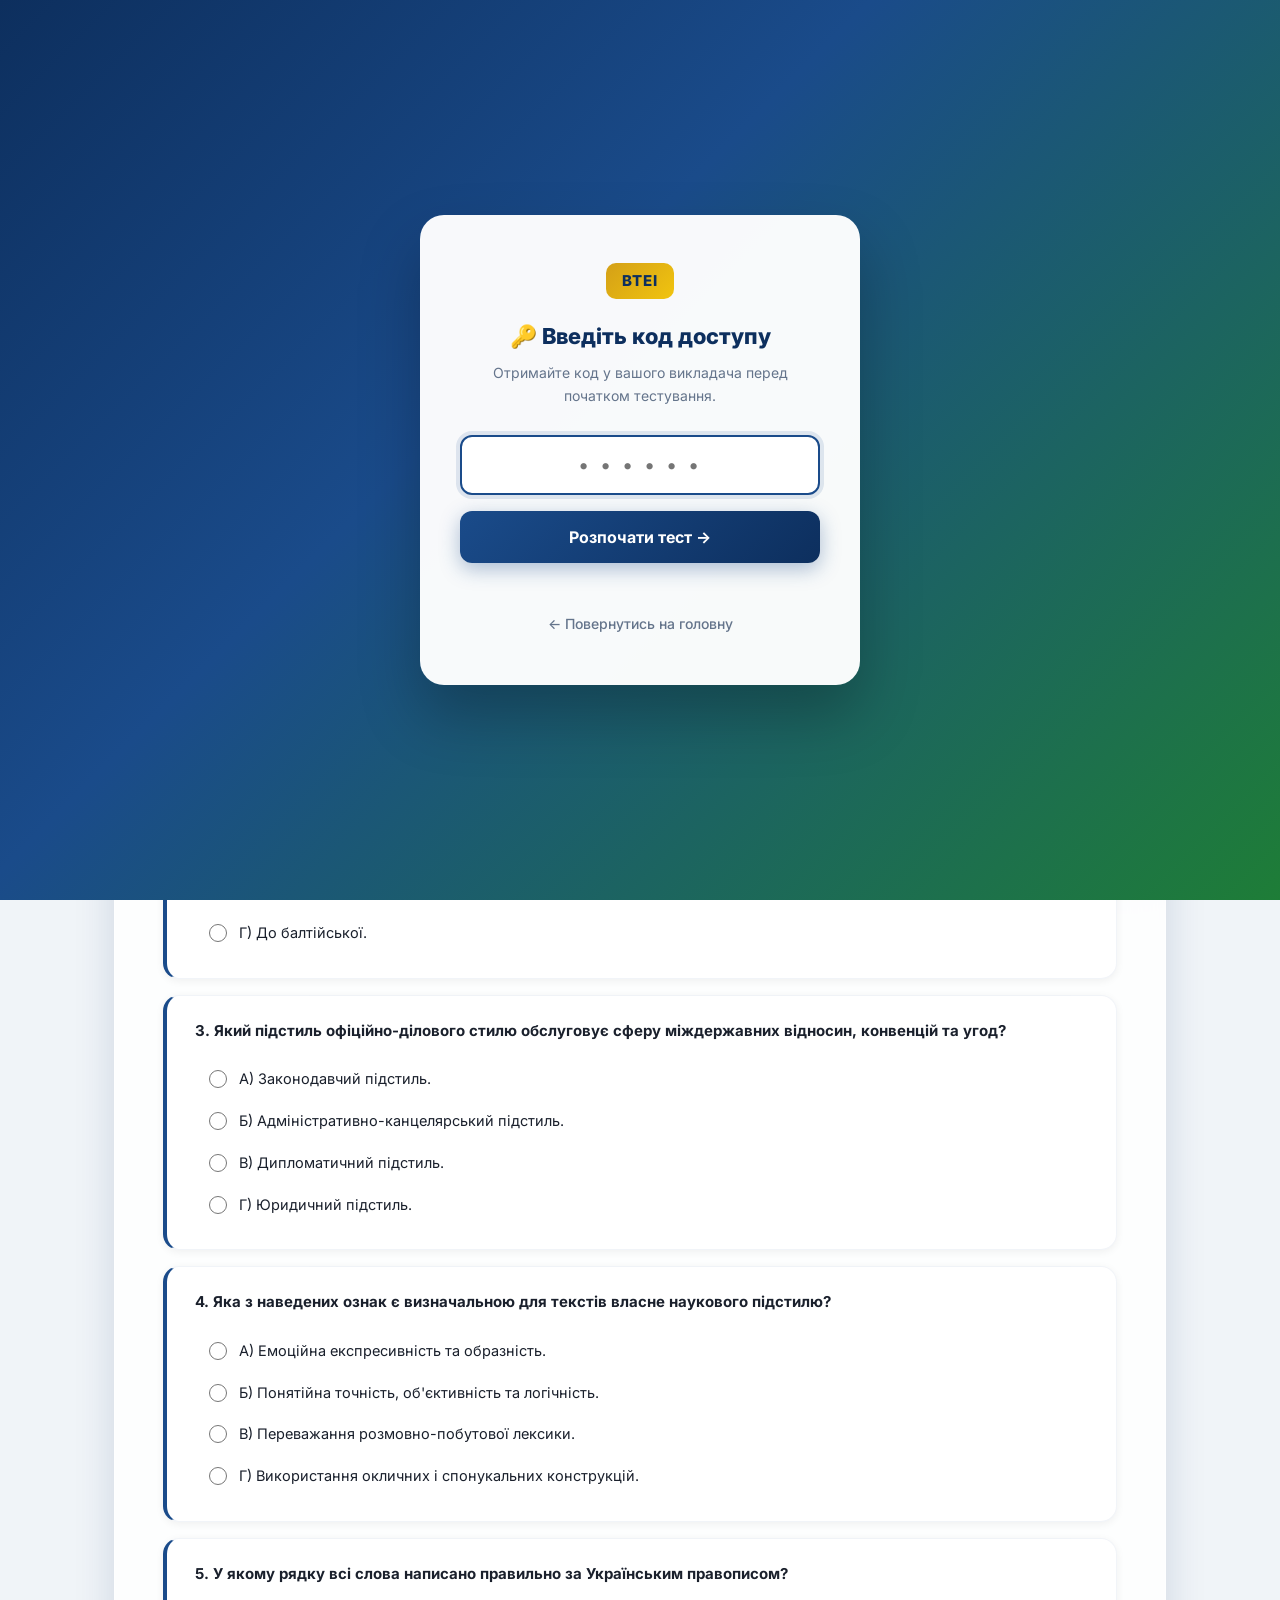
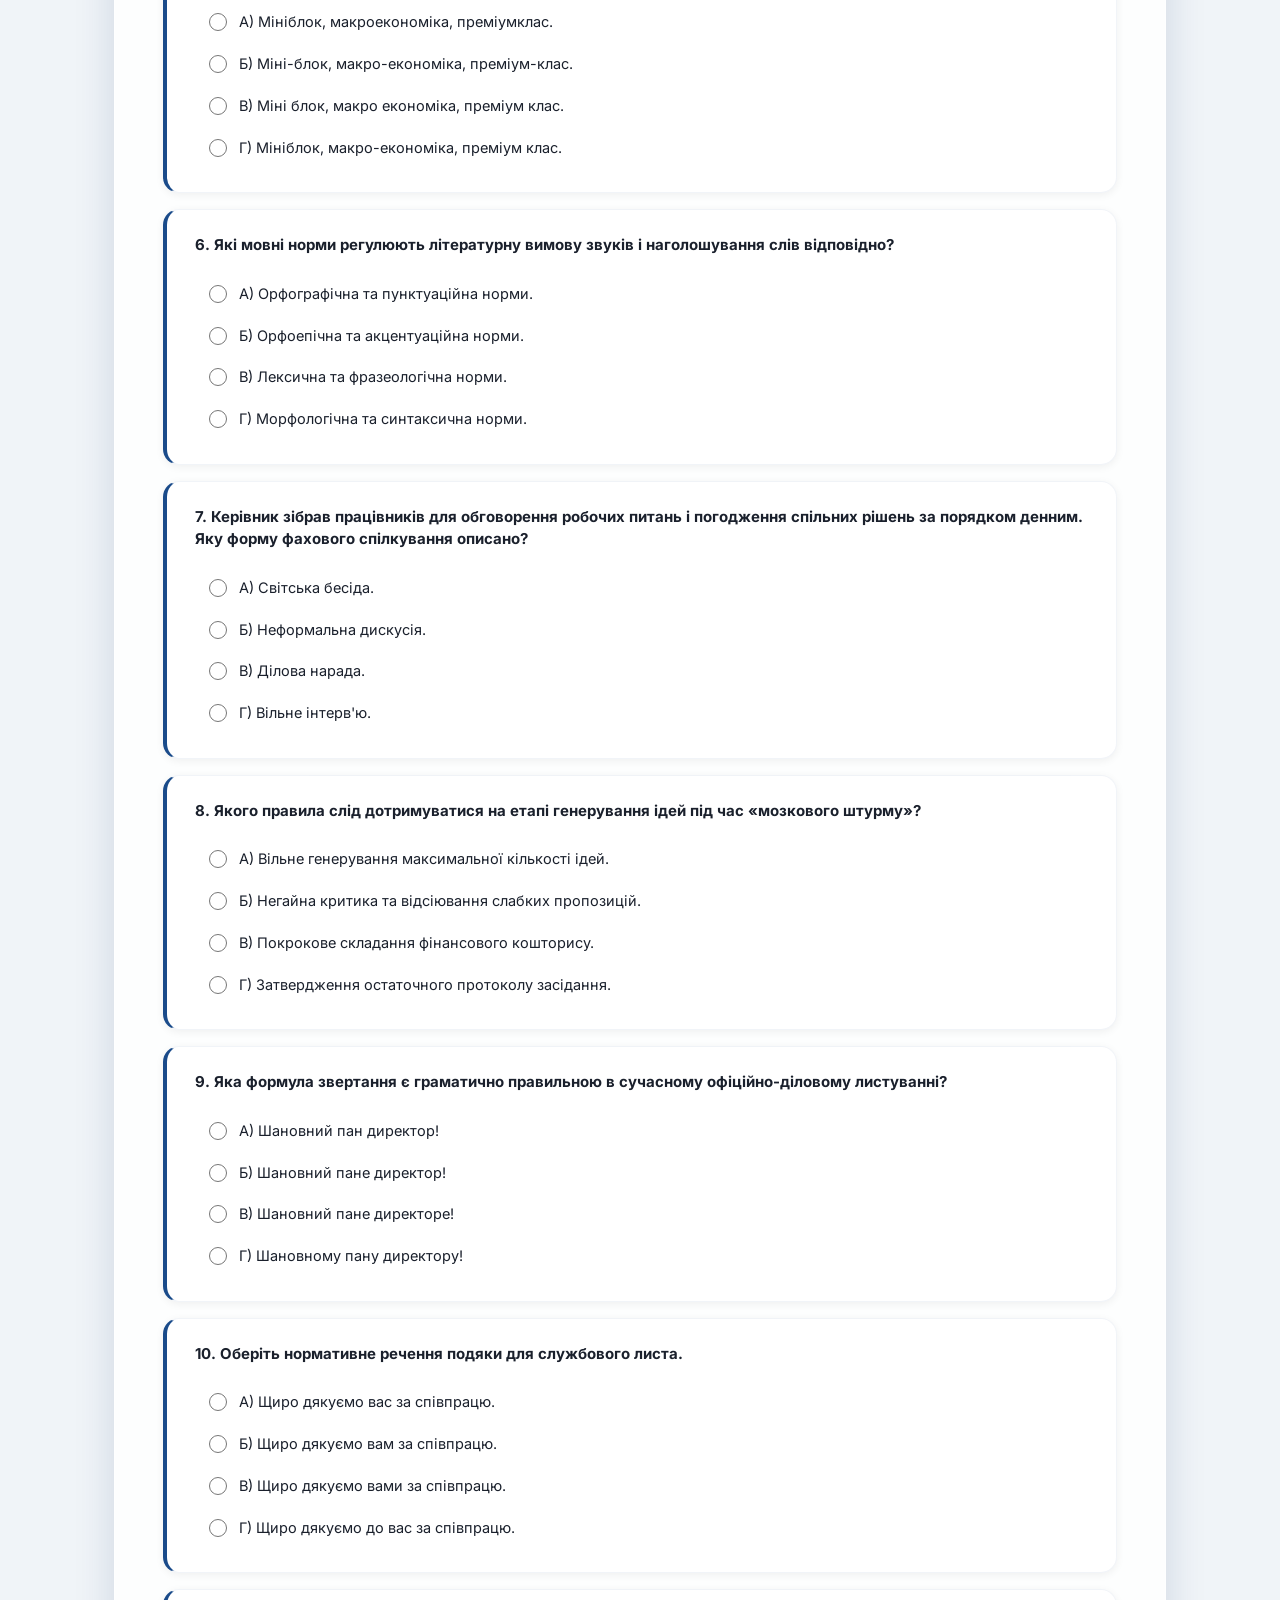
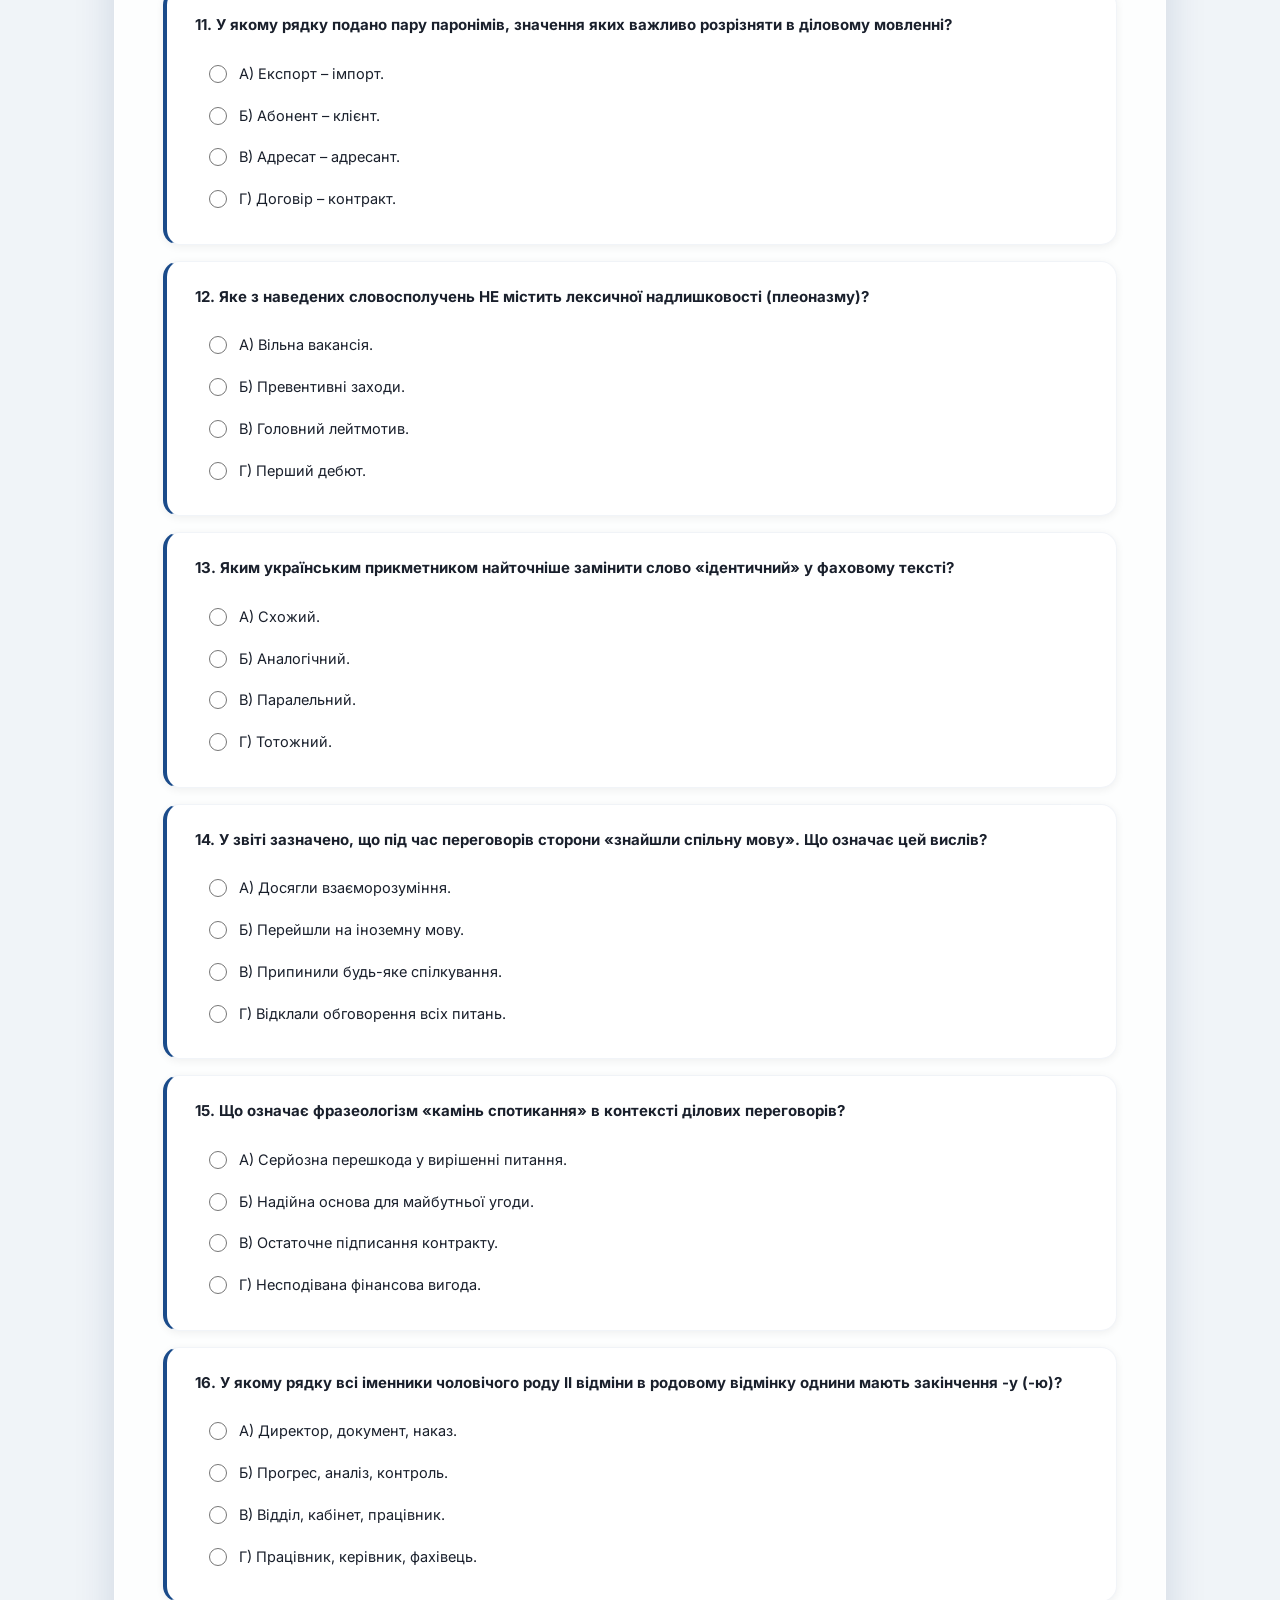
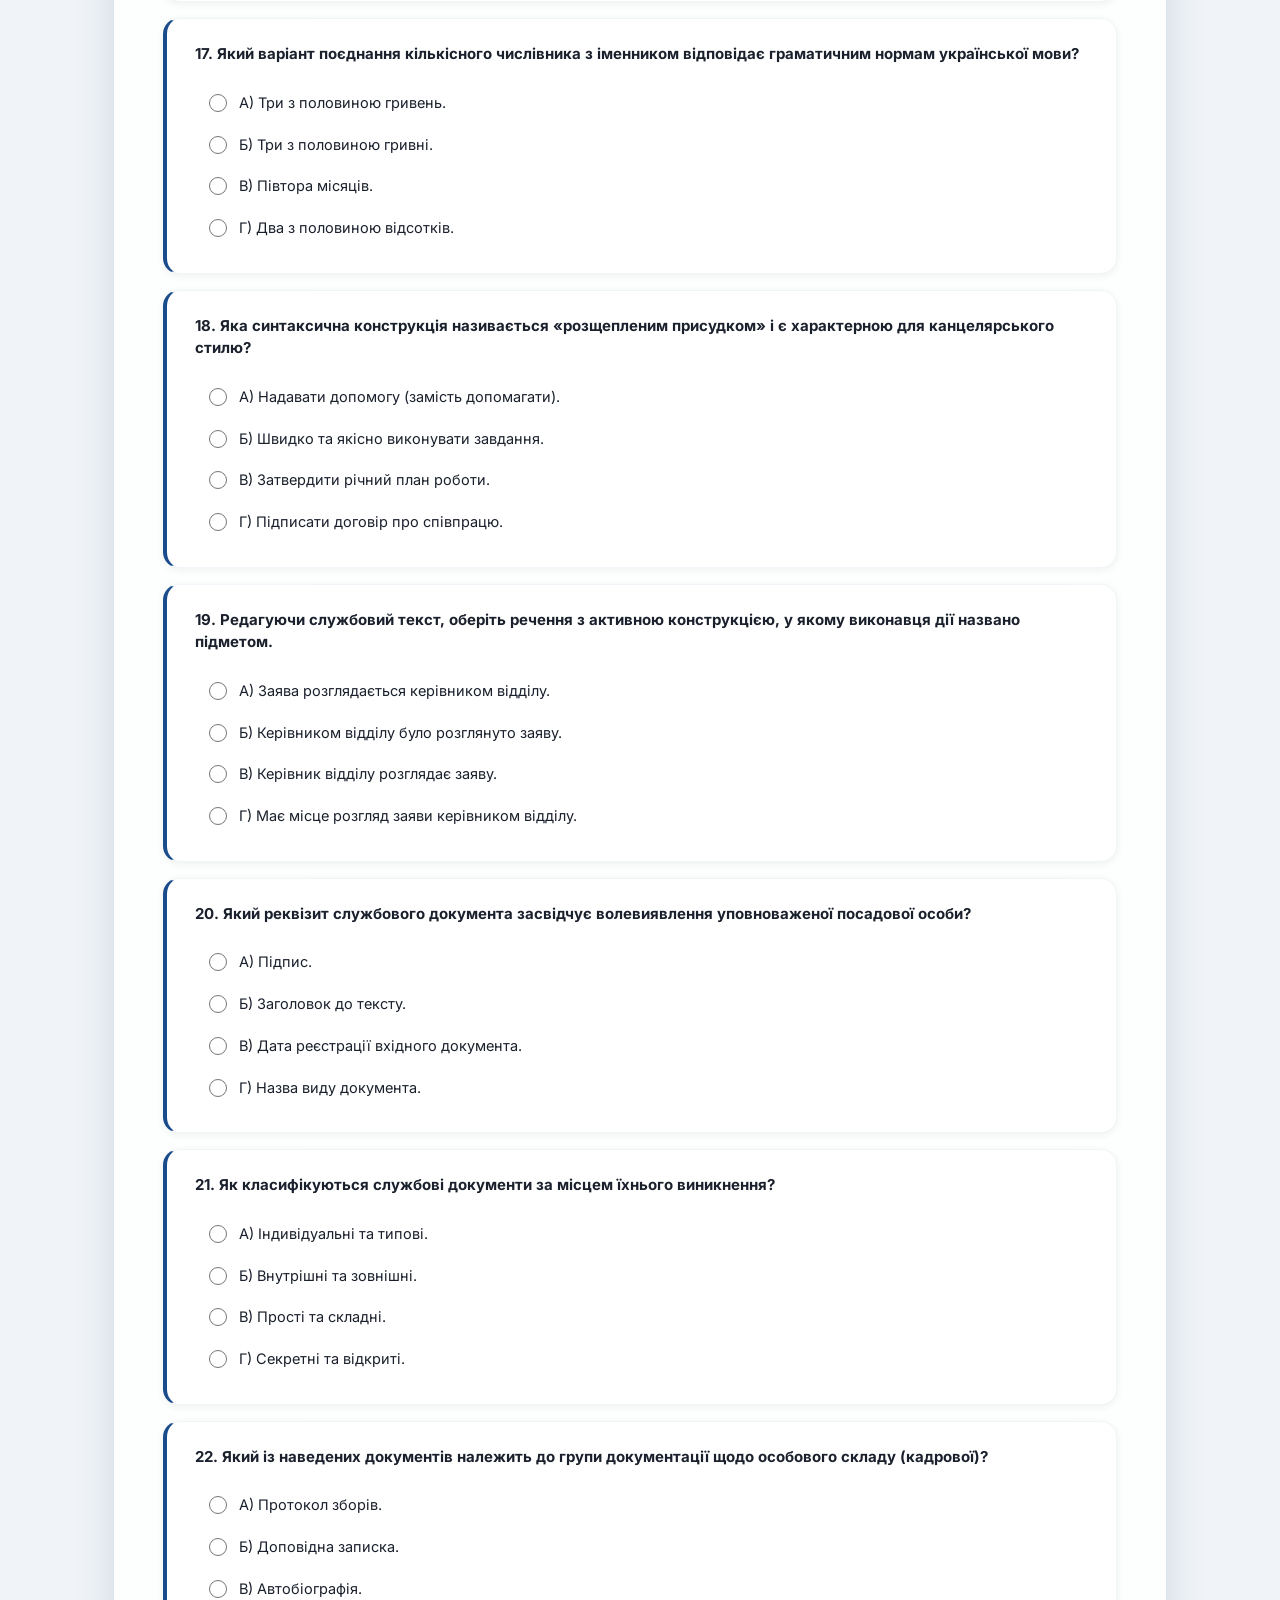
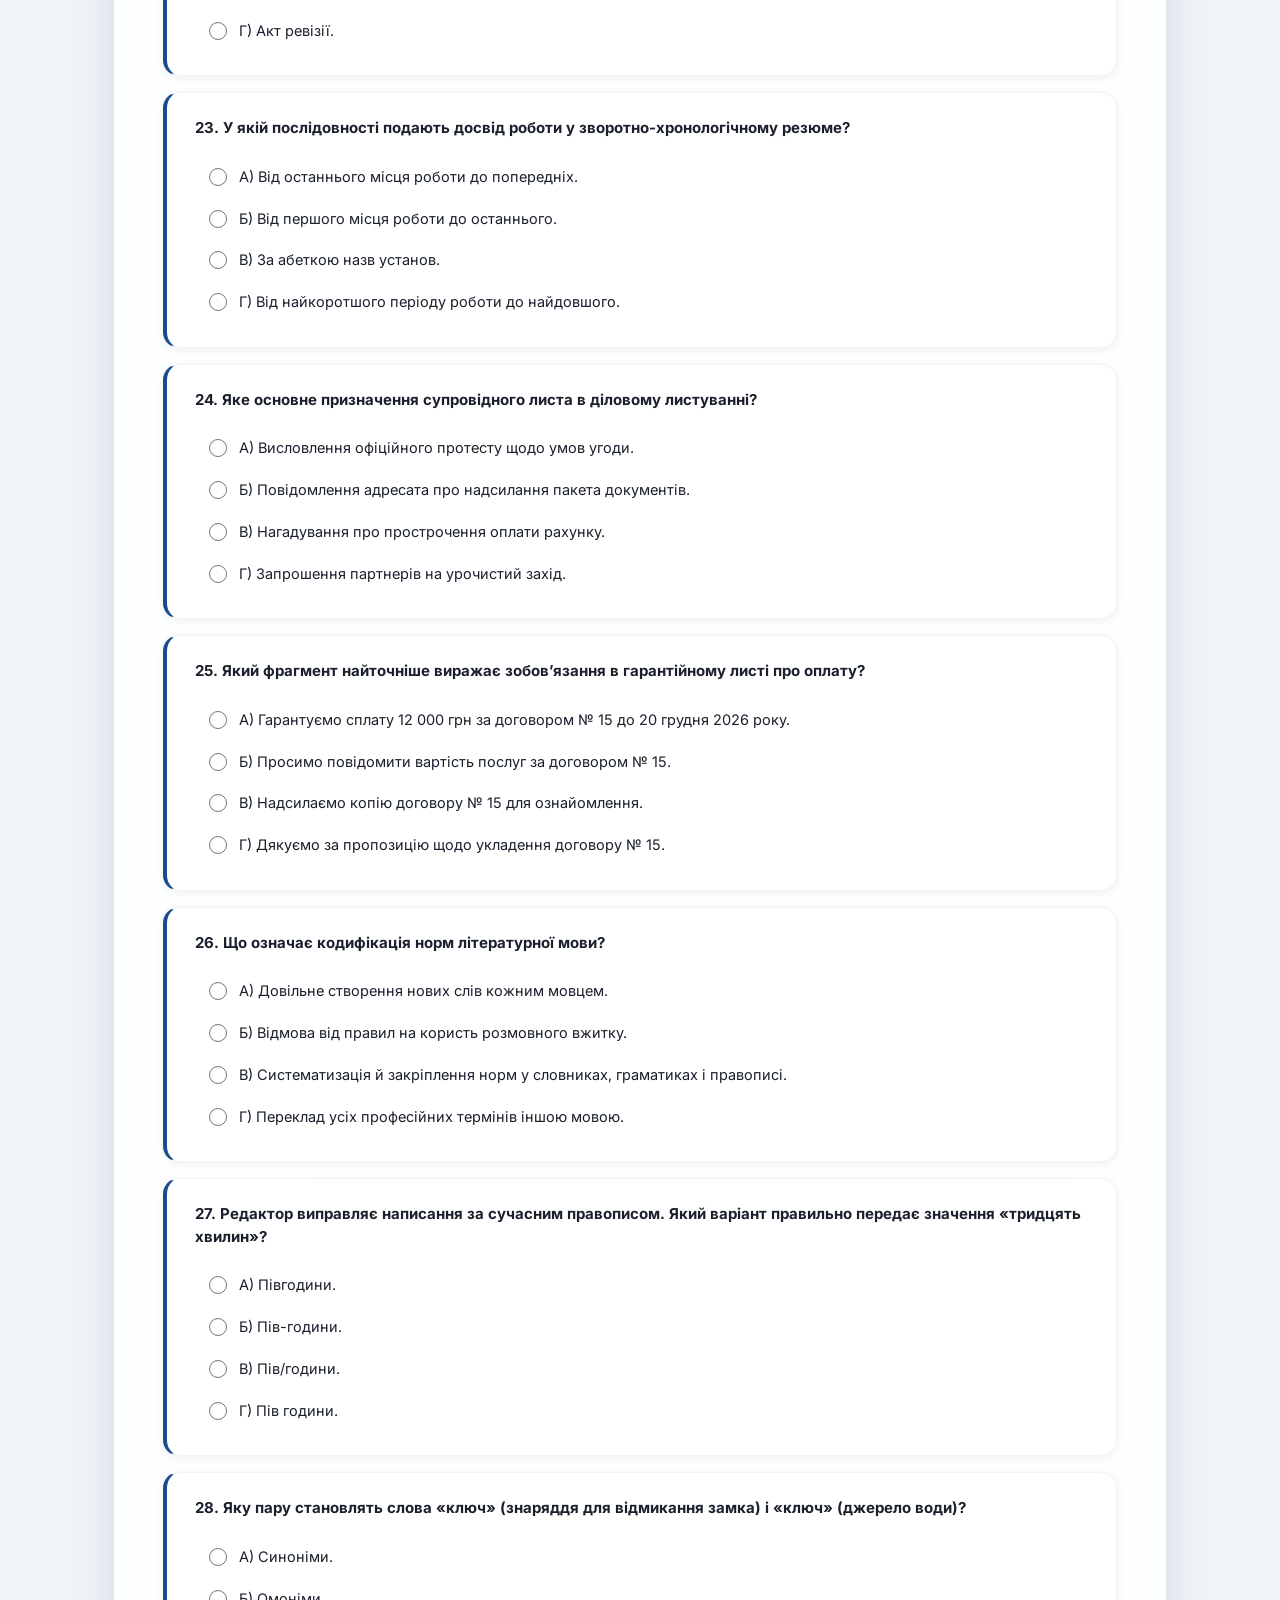
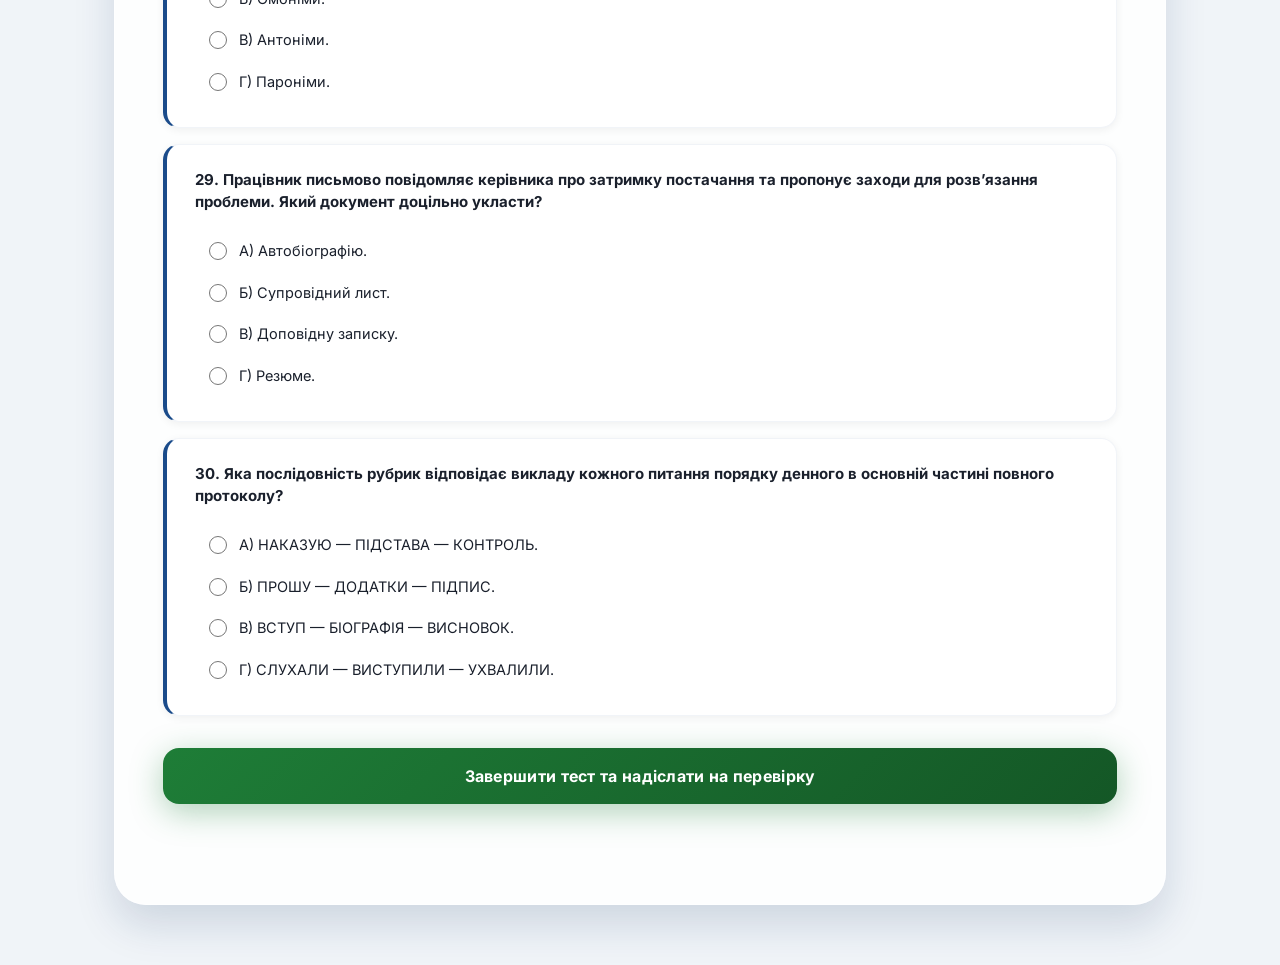
<file: tests/test-3.html>
<!DOCTYPE html>
<html lang="uk">
<head>
    <meta charset="UTF-8">
    <meta name="viewport" content="width=device-width, initial-scale=1.0">
    <title>Тест №3 | Українська мова за професійним спрямуванням — ВТЕІ</title>
    <meta name="description" content="Пройти онлайн-тест №3 з української мови за професійним спрямуванням: мовні норми, лексика та ділова комунікація.">
    
    <!-- Open Graph (SEO для соцмереж) -->
    <meta property="og:title" content="Тест №3: Українська мова за професійним спрямуванням | ВТЕІ">
    <meta property="og:description" content="Комплексна перевірка мовних норм, лексики та ділової комунікації.">
    <meta property="og:image" content="https://vtei.online/img/og-image.jpg">
    <meta property="og:url" content="https://vtei.online/tests/test-3.html">
    <meta property="og:type" content="article">
    
    <!-- Favicon -->
    <link rel="icon" type="image/jpeg" href="../img/favicon.jpg">
    <link rel="apple-touch-icon" href="../img/favicon.jpg">
    <link rel="stylesheet" href="../css/style.css">
    <style>
        /* Overlay - екран завантаження та введення коду */
        #overlay {
            position: fixed;
            inset: 0;
            background: linear-gradient(135deg, #0d2f5e 0%, #1a4b8a 40%, #1e7d37 100%);
            z-index: 999;
            display: flex;
            align-items: center;
            justify-content: center;
            transition: opacity 0.5s ease;
        }
        #overlay.hidden {
            opacity: 0;
            pointer-events: none;
        }
        .overlay-box {
            background: rgba(255,255,255,0.97);
            border-radius: 24px;
            padding: 48px 40px;
            max-width: 440px;
            width: 90%;
            text-align: center;
            box-shadow: 0 30px 60px rgba(0,0,0,0.25);
        }
        .overlay-logo {
            display: inline-block;
            background: linear-gradient(135deg, #d4a017, #f1c40f);
            color: #0d2f5e;
            padding: 6px 16px;
            border-radius: 10px;
            font-size: 15px;
            font-weight: 800;
            letter-spacing: 1px;
            margin-bottom: 20px;
        }
        .overlay-box h2 {
            font-size: 22px;
            font-weight: 800;
            color: #0d2f5e;
            margin-bottom: 8px;
        }
        .overlay-box p {
            font-size: 14px;
            color: #64748b;
            margin-bottom: 28px;
            line-height: 1.6;
        }
        .overlay-input {
            width: 100%;
            padding: 16px 20px;
            border: 2px solid rgba(26,75,138,0.2);
            border-radius: 12px;
            font-family: inherit;
            font-size: 20px;
            font-weight: 700;
            text-align: center;
            letter-spacing: 4px;
            color: #1a4b8a;
            background: rgba(26,75,138,0.04);
            outline: none;
            transition: all 0.25s;
            box-sizing: border-box;
            margin-bottom: 16px;
            -webkit-user-select: text !important;
            user-select: text !important;
        }
        .overlay-input:focus {
            border-color: #1a4b8a;
            background: #fff;
            box-shadow: 0 0 0 4px rgba(26,75,138,0.12);
        }
        .overlay-input.error {
            border-color: #dc3545;
            background: rgba(220,53,69,0.04);
            animation: shake 0.4s ease;
        }
        @keyframes shake {
            0%,100%{transform:translateX(0)}
            25%{transform:translateX(-8px)}
            75%{transform:translateX(8px)}
        }
        .overlay-btn {
            width: 100%;
            padding: 16px;
            background: linear-gradient(135deg, #1a4b8a, #0d2f5e);
            color: #fff;
            border: none;
            border-radius: 12px;
            font-family: inherit;
            font-size: 16px;
            font-weight: 700;
            cursor: pointer;
            box-shadow: 0 6px 20px rgba(26,75,138,0.35);
            transition: all 0.3s;
        }
        .overlay-btn:hover:not(:disabled) {
            transform: translateY(-2px);
            box-shadow: 0 10px 28px rgba(26,75,138,0.45);
        }
        .overlay-btn:disabled {
            background: linear-gradient(135deg, #94a3b8, #64748b);
            box-shadow: none;
            cursor: not-allowed;
        }
        .overlay-error {
            color: #dc3545;
            font-size: 13px;
            font-weight: 600;
            margin-top: 12px;
            min-height: 20px;
        }
        .overlay-loading {
            font-size: 14px;
            color: #64748b;
            margin-top: 16px;
        }
        /* Вимкнено викладачем */
        .overlay-disabled {
            text-align: center;
        }
        .overlay-disabled .icon {
            font-size: 56px;
            margin-bottom: 16px;
        }
        .overlay-disabled h2 {
            color: #0d2f5e;
            font-size: 22px;
            font-weight: 800;
            margin-bottom: 12px;
        }
        .overlay-disabled p {
            color: #64748b;
            font-size: 15px;
            line-height: 1.6;
        }
        /* Валідація полів студента */
        .student-info input.input-error {
            border-color: #dc3545 !important;
            background: rgba(220, 53, 69, 0.04) !important;
            box-shadow: 0 0 0 4px rgba(220, 53, 69, 0.12) !important;
            animation: shake 0.4s ease;
        }
        .validation-hint {
            color: #dc3545;
            font-size: 13px;
            font-weight: 600;
            margin-top: 8px;
            display: none;
        }
        .validation-hint.visible {
            display: block;
        }
    </style>
</head>
<body>


<!-- OVERLAY: перевірка коду доступу -->
<div id="overlay">
    <div class="overlay-box">
        <div id="overlayContent">
            <!-- Стан завантаження -->
            <div class="overlay-logo">ВТЕІ</div>
            <h2>Перевірка доступу...</h2>
            <p class="overlay-loading">⏳ Перевіряємо статус тестування...</p>
        </div>
    </div>
</div>

<div class="main-container">
<div class="glass-panel">
    <div class="test-page-header">
        <h1>ТЕСТ №3</h1>
        <h2>з дисципліни «Українська мова за професійним спрямуванням»<br>Тема: Комплексна перевірка мовних норм, лексики та ділової комунікації</h2>
        <p>30 запитань. Оберіть одну відповідь у кожному. За правильну відповідь — 1 бал.</p>
    </div>

    <div class="student-info">
        <div>
            <label for="studentName">ПІБ студента:</label>
            <input type="text" id="studentName" placeholder="Введіть ваше прізвище та ім'я">
        </div>
        <div>
            <label for="studentGroup">Група:</label>
            <input type="text" id="studentGroup" placeholder="Введіть групу">
        </div>
    </div>

    <form id="quizForm">
        <!-- Запитання 1 -->
        <div class="question">
            <p>1. До якої мовної сім&#x27;ї та групи належить українська мова?</p>
            <div class="options">
                <label><input type="radio" name="q1" value="А"> А) Індоєвропейської сім&#x27;ї, слов&#x27;янської групи.</label>
                <label><input type="radio" name="q1" value="Б"> Б) Індоєвропейської сім&#x27;ї, романської групи.</label>
                <label><input type="radio" name="q1" value="В"> В) Картвельської сім&#x27;ї, балтійської групи.</label>
                <label><input type="radio" name="q1" value="Г"> Г) Сино-тибетської сім&#x27;ї, кельтської групи.</label>
            </div>
        </div>

        <!-- Запитання 2 -->
        <div class="question">
            <p>2. До якої підгрупи слов’янських мов належить українська мова?</p>
            <div class="options">
                <label><input type="radio" name="q2" value="А"> А) До західнослов’янської.</label>
                <label><input type="radio" name="q2" value="Б"> Б) До східнослов’янської.</label>
                <label><input type="radio" name="q2" value="В"> В) До південнослов’янської.</label>
                <label><input type="radio" name="q2" value="Г"> Г) До балтійської.</label>
            </div>
        </div>

        <!-- Запитання 3 -->
        <div class="question">
            <p>3. Який підстиль офіційно-ділового стилю обслуговує сферу міждержавних відносин, конвенцій та угод?</p>
            <div class="options">
                <label><input type="radio" name="q3" value="А"> А) Законодавчий підстиль.</label>
                <label><input type="radio" name="q3" value="Б"> Б) Адміністративно-канцелярський підстиль.</label>
                <label><input type="radio" name="q3" value="В"> В) Дипломатичний підстиль.</label>
                <label><input type="radio" name="q3" value="Г"> Г) Юридичний підстиль.</label>
            </div>
        </div>

        <!-- Запитання 4 -->
        <div class="question">
            <p>4. Яка з наведених ознак є визначальною для текстів власне наукового підстилю?</p>
            <div class="options">
                <label><input type="radio" name="q4" value="А"> А) Емоційна експресивність та образність.</label>
                <label><input type="radio" name="q4" value="Б"> Б) Понятійна точність, об&#x27;єктивність та логічність.</label>
                <label><input type="radio" name="q4" value="В"> В) Переважання розмовно-побутової лексики.</label>
                <label><input type="radio" name="q4" value="Г"> Г) Використання окличних і спонукальних конструкцій.</label>
            </div>
        </div>

        <!-- Запитання 5 -->
        <div class="question">
            <p>5. У якому рядку всі слова написано правильно за Українським правописом?</p>
            <div class="options">
                <label><input type="radio" name="q5" value="А"> А) Мініблок, макроекономіка, преміумклас.</label>
                <label><input type="radio" name="q5" value="Б"> Б) Міні-блок, макро-економіка, преміум-клас.</label>
                <label><input type="radio" name="q5" value="В"> В) Міні блок, макро економіка, преміум клас.</label>
                <label><input type="radio" name="q5" value="Г"> Г) Мініблок, макро-економіка, преміум клас.</label>
            </div>
        </div>

        <!-- Запитання 6 -->
        <div class="question">
            <p>6. Які мовні норми регулюють літературну вимову звуків і наголошування слів відповідно?</p>
            <div class="options">
                <label><input type="radio" name="q6" value="А"> А) Орфографічна та пунктуаційна норми.</label>
                <label><input type="radio" name="q6" value="Б"> Б) Орфоепічна та акцентуаційна норми.</label>
                <label><input type="radio" name="q6" value="В"> В) Лексична та фразеологічна норми.</label>
                <label><input type="radio" name="q6" value="Г"> Г) Морфологічна та синтаксична норми.</label>
            </div>
        </div>

        <!-- Запитання 7 -->
        <div class="question">
            <p>7. Керівник зібрав працівників для обговорення робочих питань і погодження спільних рішень за порядком денним. Яку форму фахового спілкування описано?</p>
            <div class="options">
                <label><input type="radio" name="q7" value="А"> А) Світська бесіда.</label>
                <label><input type="radio" name="q7" value="Б"> Б) Неформальна дискусія.</label>
                <label><input type="radio" name="q7" value="В"> В) Ділова нарада.</label>
                <label><input type="radio" name="q7" value="Г"> Г) Вільне інтерв&#x27;ю.</label>
            </div>
        </div>

        <!-- Запитання 8 -->
        <div class="question">
            <p>8. Якого правила слід дотримуватися на етапі генерування ідей під час «мозкового штурму»?</p>
            <div class="options">
                <label><input type="radio" name="q8" value="А"> А) Вільне генерування максимальної кількості ідей.</label>
                <label><input type="radio" name="q8" value="Б"> Б) Негайна критика та відсіювання слабких пропозицій.</label>
                <label><input type="radio" name="q8" value="В"> В) Покрокове складання фінансового кошторису.</label>
                <label><input type="radio" name="q8" value="Г"> Г) Затвердження остаточного протоколу засідання.</label>
            </div>
        </div>

        <!-- Запитання 9 -->
        <div class="question">
            <p>9. Яка формула звертання є граматично правильною в сучасному офіційно-діловому листуванні?</p>
            <div class="options">
                <label><input type="radio" name="q9" value="А"> А) Шановний пан директор!</label>
                <label><input type="radio" name="q9" value="Б"> Б) Шановний пане директор!</label>
                <label><input type="radio" name="q9" value="В"> В) Шановний пане директоре!</label>
                <label><input type="radio" name="q9" value="Г"> Г) Шановному пану директору!</label>
            </div>
        </div>

        <!-- Запитання 10 -->
        <div class="question">
            <p>10. Оберіть нормативне речення подяки для службового листа.</p>
            <div class="options">
                <label><input type="radio" name="q10" value="А"> А) Щиро дякуємо вас за співпрацю.</label>
                <label><input type="radio" name="q10" value="Б"> Б) Щиро дякуємо вам за співпрацю.</label>
                <label><input type="radio" name="q10" value="В"> В) Щиро дякуємо вами за співпрацю.</label>
                <label><input type="radio" name="q10" value="Г"> Г) Щиро дякуємо до вас за співпрацю.</label>
            </div>
        </div>

        <!-- Запитання 11 -->
        <div class="question">
            <p>11. У якому рядку подано пару паронімів, значення яких важливо розрізняти в діловому мовленні?</p>
            <div class="options">
                <label><input type="radio" name="q11" value="А"> А) Експорт – імпорт.</label>
                <label><input type="radio" name="q11" value="Б"> Б) Абонент – клієнт.</label>
                <label><input type="radio" name="q11" value="В"> В) Адресат – адресант.</label>
                <label><input type="radio" name="q11" value="Г"> Г) Договір – контракт.</label>
            </div>
        </div>

        <!-- Запитання 12 -->
        <div class="question">
            <p>12. Яке з наведених словосполучень НЕ містить лексичної надлишковості (плеоназму)?</p>
            <div class="options">
                <label><input type="radio" name="q12" value="А"> А) Вільна вакансія.</label>
                <label><input type="radio" name="q12" value="Б"> Б) Превентивні заходи.</label>
                <label><input type="radio" name="q12" value="В"> В) Головний лейтмотив.</label>
                <label><input type="radio" name="q12" value="Г"> Г) Перший дебют.</label>
            </div>
        </div>

        <!-- Запитання 13 -->
        <div class="question">
            <p>13. Яким українським прикметником найточніше замінити слово «ідентичний» у фаховому тексті?</p>
            <div class="options">
                <label><input type="radio" name="q13" value="А"> А) Схожий.</label>
                <label><input type="radio" name="q13" value="Б"> Б) Аналогічний.</label>
                <label><input type="radio" name="q13" value="В"> В) Паралельний.</label>
                <label><input type="radio" name="q13" value="Г"> Г) Тотожний.</label>
            </div>
        </div>

        <!-- Запитання 14 -->
        <div class="question">
            <p>14. У звіті зазначено, що під час переговорів сторони «знайшли спільну мову». Що означає цей вислів?</p>
            <div class="options">
                <label><input type="radio" name="q14" value="А"> А) Досягли взаєморозуміння.</label>
                <label><input type="radio" name="q14" value="Б"> Б) Перейшли на іноземну мову.</label>
                <label><input type="radio" name="q14" value="В"> В) Припинили будь-яке спілкування.</label>
                <label><input type="radio" name="q14" value="Г"> Г) Відклали обговорення всіх питань.</label>
            </div>
        </div>

        <!-- Запитання 15 -->
        <div class="question">
            <p>15. Що означає фразеологізм «камінь спотикання» в контексті ділових переговорів?</p>
            <div class="options">
                <label><input type="radio" name="q15" value="А"> А) Серйозна перешкода у вирішенні питання.</label>
                <label><input type="radio" name="q15" value="Б"> Б) Надійна основа для майбутньої угоди.</label>
                <label><input type="radio" name="q15" value="В"> В) Остаточне підписання контракту.</label>
                <label><input type="radio" name="q15" value="Г"> Г) Несподівана фінансова вигода.</label>
            </div>
        </div>

        <!-- Запитання 16 -->
        <div class="question">
            <p>16. У якому рядку всі іменники чоловічого роду II відміни в родовому відмінку однини мають закінчення -у (-ю)?</p>
            <div class="options">
                <label><input type="radio" name="q16" value="А"> А) Директор, документ, наказ.</label>
                <label><input type="radio" name="q16" value="Б"> Б) Прогрес, аналіз, контроль.</label>
                <label><input type="radio" name="q16" value="В"> В) Відділ, кабінет, працівник.</label>
                <label><input type="radio" name="q16" value="Г"> Г) Працівник, керівник, фахівець.</label>
            </div>
        </div>

        <!-- Запитання 17 -->
        <div class="question">
            <p>17. Який варіант поєднання кількісного числівника з іменником відповідає граматичним нормам української мови?</p>
            <div class="options">
                <label><input type="radio" name="q17" value="А"> А) Три з половиною гривень.</label>
                <label><input type="radio" name="q17" value="Б"> Б) Три з половиною гривні.</label>
                <label><input type="radio" name="q17" value="В"> В) Півтора місяців.</label>
                <label><input type="radio" name="q17" value="Г"> Г) Два з половиною відсотків.</label>
            </div>
        </div>

        <!-- Запитання 18 -->
        <div class="question">
            <p>18. Яка синтаксична конструкція називається «розщепленим присудком» і є характерною для канцелярського стилю?</p>
            <div class="options">
                <label><input type="radio" name="q18" value="А"> А) Надавати допомогу (замість допомагати).</label>
                <label><input type="radio" name="q18" value="Б"> Б) Швидко та якісно виконувати завдання.</label>
                <label><input type="radio" name="q18" value="В"> В) Затвердити річний план роботи.</label>
                <label><input type="radio" name="q18" value="Г"> Г) Підписати договір про співпрацю.</label>
            </div>
        </div>

        <!-- Запитання 19 -->
        <div class="question">
            <p>19. Редагуючи службовий текст, оберіть речення з активною конструкцією, у якому виконавця дії названо підметом.</p>
            <div class="options">
                <label><input type="radio" name="q19" value="А"> А) Заява розглядається керівником відділу.</label>
                <label><input type="radio" name="q19" value="Б"> Б) Керівником відділу було розглянуто заяву.</label>
                <label><input type="radio" name="q19" value="В"> В) Керівник відділу розглядає заяву.</label>
                <label><input type="radio" name="q19" value="Г"> Г) Має місце розгляд заяви керівником відділу.</label>
            </div>
        </div>

        <!-- Запитання 20 -->
        <div class="question">
            <p>20. Який реквізит службового документа засвідчує волевиявлення уповноваженої посадової особи?</p>
            <div class="options">
                <label><input type="radio" name="q20" value="А"> А) Підпис.</label>
                <label><input type="radio" name="q20" value="Б"> Б) Заголовок до тексту.</label>
                <label><input type="radio" name="q20" value="В"> В) Дата реєстрації вхідного документа.</label>
                <label><input type="radio" name="q20" value="Г"> Г) Назва виду документа.</label>
            </div>
        </div>

        <!-- Запитання 21 -->
        <div class="question">
            <p>21. Як класифікуються службові документи за місцем їхнього виникнення?</p>
            <div class="options">
                <label><input type="radio" name="q21" value="А"> А) Індивідуальні та типові.</label>
                <label><input type="radio" name="q21" value="Б"> Б) Внутрішні та зовнішні.</label>
                <label><input type="radio" name="q21" value="В"> В) Прості та складні.</label>
                <label><input type="radio" name="q21" value="Г"> Г) Секретні та відкриті.</label>
            </div>
        </div>

        <!-- Запитання 22 -->
        <div class="question">
            <p>22. Який із наведених документів належить до групи документації щодо особового складу (кадрової)?</p>
            <div class="options">
                <label><input type="radio" name="q22" value="А"> А) Протокол зборів.</label>
                <label><input type="radio" name="q22" value="Б"> Б) Доповідна записка.</label>
                <label><input type="radio" name="q22" value="В"> В) Автобіографія.</label>
                <label><input type="radio" name="q22" value="Г"> Г) Акт ревізії.</label>
            </div>
        </div>

        <!-- Запитання 23 -->
        <div class="question">
            <p>23. У якій послідовності подають досвід роботи у зворотно-хронологічному резюме?</p>
            <div class="options">
                <label><input type="radio" name="q23" value="А"> А) Від останнього місця роботи до попередніх.</label>
                <label><input type="radio" name="q23" value="Б"> Б) Від першого місця роботи до останнього.</label>
                <label><input type="radio" name="q23" value="В"> В) За абеткою назв установ.</label>
                <label><input type="radio" name="q23" value="Г"> Г) Від найкоротшого періоду роботи до найдовшого.</label>
            </div>
        </div>

        <!-- Запитання 24 -->
        <div class="question">
            <p>24. Яке основне призначення супровідного листа в діловому листуванні?</p>
            <div class="options">
                <label><input type="radio" name="q24" value="А"> А) Висловлення офіційного протесту щодо умов угоди.</label>
                <label><input type="radio" name="q24" value="Б"> Б) Повідомлення адресата про надсилання пакета документів.</label>
                <label><input type="radio" name="q24" value="В"> В) Нагадування про прострочення оплати рахунку.</label>
                <label><input type="radio" name="q24" value="Г"> Г) Запрошення партнерів на урочистий захід.</label>
            </div>
        </div>

        <!-- Запитання 25 -->
        <div class="question">
            <p>25. Який фрагмент найточніше виражає зобов’язання в гарантійному листі про оплату?</p>
            <div class="options">
                <label><input type="radio" name="q25" value="А"> А) Гарантуємо сплату 12 000 грн за договором № 15 до 20 грудня 2026 року.</label>
                <label><input type="radio" name="q25" value="Б"> Б) Просимо повідомити вартість послуг за договором № 15.</label>
                <label><input type="radio" name="q25" value="В"> В) Надсилаємо копію договору № 15 для ознайомлення.</label>
                <label><input type="radio" name="q25" value="Г"> Г) Дякуємо за пропозицію щодо укладення договору № 15.</label>
            </div>
        </div>

        <!-- Запитання 26 -->
        <div class="question">
            <p>26. Що означає кодифікація норм літературної мови?</p>
            <div class="options">
                <label><input type="radio" name="q26" value="А"> А) Довільне створення нових слів кожним мовцем.</label>
                <label><input type="radio" name="q26" value="Б"> Б) Відмова від правил на користь розмовного вжитку.</label>
                <label><input type="radio" name="q26" value="В"> В) Систематизація й закріплення норм у словниках, граматиках і правописі.</label>
                <label><input type="radio" name="q26" value="Г"> Г) Переклад усіх професійних термінів іншою мовою.</label>
            </div>
        </div>

        <!-- Запитання 27 -->
        <div class="question">
            <p>27. Редактор виправляє написання за сучасним правописом. Який варіант правильно передає значення «тридцять хвилин»?</p>
            <div class="options">
                <label><input type="radio" name="q27" value="А"> А) Півгодини.</label>
                <label><input type="radio" name="q27" value="Б"> Б) Пів-години.</label>
                <label><input type="radio" name="q27" value="В"> В) Пів/години.</label>
                <label><input type="radio" name="q27" value="Г"> Г) Пів години.</label>
            </div>
        </div>

        <!-- Запитання 28 -->
        <div class="question">
            <p>28. Яку пару становлять слова «ключ» (знаряддя для відмикання замка) і «ключ» (джерело води)?</p>
            <div class="options">
                <label><input type="radio" name="q28" value="А"> А) Синоніми.</label>
                <label><input type="radio" name="q28" value="Б"> Б) Омоніми.</label>
                <label><input type="radio" name="q28" value="В"> В) Антоніми.</label>
                <label><input type="radio" name="q28" value="Г"> Г) Пароніми.</label>
            </div>
        </div>

        <!-- Запитання 29 -->
        <div class="question">
            <p>29. Працівник письмово повідомляє керівника про затримку постачання та пропонує заходи для розв’язання проблеми. Який документ доцільно укласти?</p>
            <div class="options">
                <label><input type="radio" name="q29" value="А"> А) Автобіографію.</label>
                <label><input type="radio" name="q29" value="Б"> Б) Супровідний лист.</label>
                <label><input type="radio" name="q29" value="В"> В) Доповідну записку.</label>
                <label><input type="radio" name="q29" value="Г"> Г) Резюме.</label>
            </div>
        </div>

        <!-- Запитання 30 -->
        <div class="question">
            <p>30. Яка послідовність рубрик відповідає викладу кожного питання порядку денного в основній частині повного протоколу?</p>
            <div class="options">
                <label><input type="radio" name="q30" value="А"> А) НАКАЗУЮ — ПІДСТАВА — КОНТРОЛЬ.</label>
                <label><input type="radio" name="q30" value="Б"> Б) ПРОШУ — ДОДАТКИ — ПІДПИС.</label>
                <label><input type="radio" name="q30" value="В"> В) ВСТУП — БІОГРАФІЯ — ВИСНОВОК.</label>
                <label><input type="radio" name="q30" value="Г"> Г) СЛУХАЛИ — ВИСТУПИЛИ — УХВАЛИЛИ.</label>
            </div>
        </div>
        <button type="button" class="btn" id="submitBtn" onclick="checkTest()">Завершити тест та надіслати на перевірку</button>
    </form>

    <div id="result"></div>
    <div id="sendStatus"></div>
</div>
</div>

<script>
    // =====================================================
    // НАЛАШТУВАННЯ ТЕСТУ
    // =====================================================
    const GOOGLE_SCRIPT_URL = 'https://script.google.com/macros/s/AKfycby8eBPxfBN18vXv5rb8elcMQ6TJ82UNzk7Q19TTOSPHN5Kn8_c1TuKAqBLaUZ2Dm1dlyg/exec';
    const TEST_THEME = 'Комплексна перевірка мовних норм, лексики та ділової комунікації (30 запитань)';
    const TEST_ID = 'test-3';

    // Захист від копіювання
    document.addEventListener('contextmenu', event => event.preventDefault());
    document.addEventListener('copy', event => event.preventDefault());

    // =====================================================
    // ПЕРЕВІРКА СТАТУСУ ПРИ ЗАВАНТАЖЕННІ
    // =====================================================
    window.addEventListener('load', function() {
        fetch(`${GOOGLE_SCRIPT_URL}?test=${TEST_ID}`)
            .then(r => r.json())
            .then(data => {
                if (!data.enabled) {
                    document.getElementById('overlayContent').innerHTML = `
                        <div class="overlay-disabled">
                            <div class="icon">&#x1F512;</div>
                            <div class="overlay-logo">&#x412;&#x422;&#x415;&#x406;</div>
                            <h2>&#x422;&#x435;&#x441;&#x442;&#x443;&#x432;&#x430;&#x43D;&#x43D;&#x44F; &#x43D;&#x435;&#x434;&#x43E;&#x441;&#x442;&#x443;&#x43F;&#x43D;&#x435;</h2>
                            <p>${data.message || '&#x412;&#x438;&#x43A;&#x43B;&#x430;&#x434;&#x430;&#x447; &#x442;&#x438;&#x43C;&#x447;&#x430;&#x441;&#x43E;&#x432;&#x43E; &#x437;&#x430;&#x43A;&#x440;&#x438;&#x432; &#x434;&#x43E;&#x441;&#x442;&#x443;&#x43F; &#x434;&#x43E; &#x442;&#x435;&#x441;&#x442;&#x443;&#x432;&#x430;&#x43D;&#x43D;&#x44F;.'}</p>
                            <div style="margin-top: 24px;">
                                <a href="../index.html" style="color: #1a4b8a; text-decoration: none; font-size: 15px; font-weight: 600; padding: 8px 16px; background: rgba(26,75,138,0.05); border-radius: 8px;">← Повернутись на головну</a>
                            </div>
                        </div>`;
                } else {
                    showCodeForm();
                }
            })
            .catch(() => { showCodeForm(); });
    });

    function showCodeForm() {
        document.getElementById('overlayContent').innerHTML = [
            '<div class="overlay-logo">ВТЕІ</div>',
            '<h2>🔑 Введіть код доступу</h2>',
            '<p>Отримайте код у вашого викладача перед початком тестування.</p>',
            '<input type="text" id="codeInput" class="overlay-input" placeholder="&#x2022; &#x2022; &#x2022; &#x2022; &#x2022; &#x2022;" maxlength="12" autocomplete="off" oninput="this.value=this.value.toUpperCase()" onkeydown="if(event.key===\'Enter\') submitCode()">',
            '<button class="overlay-btn" id="codeBtn" onclick="submitCode()">Розпочати тест →</button>',
            '<div class="overlay-error" id="codeError"></div>',
            '<div style="margin-top: 16px;">',
            '    <a href="../index.html" style="color: #64748b; text-decoration: none; font-size: 14px; font-weight: 500; transition: color 0.2s;">← Повернутись на головну</a>',
            '</div>'
        ].join('');
        setTimeout(function() {
            var inp = document.getElementById('codeInput');
            if (inp) inp.focus();
        }, 100);
    }

    function submitCode() {
        var input = document.getElementById('codeInput');
        var btn = document.getElementById('codeBtn');
        var errorEl = document.getElementById('codeError');
        var code = input.value.trim().toUpperCase();

        if (!code) { shakeInput(); errorEl.textContent = 'Будь ласка, введіть код доступу.'; return; }

        btn.disabled = true;
        btn.textContent = '⏳ Перевіряємо...';
        errorEl.textContent = '';

        fetch(GOOGLE_SCRIPT_URL + '?test=' + TEST_ID + '&code=' + encodeURIComponent(code))
            .then(function(r) { return r.json(); })
            .then(function(data) {
                if (data.codeValid) {
                    var overlay = document.getElementById('overlay');
                    overlay.classList.add('hidden');
                    setTimeout(function() { overlay.style.display = 'none'; }, 500);
                } else {
                    shakeInput();
                    errorEl.textContent = data.message || '❌ Невірний код. Спробуйте ще раз.';
                    btn.disabled = false;
                    btn.textContent = 'Розпочати тест →';
                }
            })
            .catch(function() {
                errorEl.textContent = '⚠️ Помилка з\'єднання. Зверніться до викладача.';
                btn.disabled = false;
                btn.textContent = 'Розпочати тест →';
            });
    }

    function shakeInput() {
        var input = document.getElementById('codeInput');
        if (!input) return;
        input.classList.remove('error');
        void input.offsetWidth;
        input.classList.add('error');
        setTimeout(function() { input.classList.remove('error'); }, 500);
    }

    // Очищення помилок при введенні
    document.getElementById('studentName').addEventListener('input', function() {
        this.classList.remove('input-error');
        var hint = this.parentElement.querySelector('.validation-hint');
        if (hint) hint.remove();
    });
    document.getElementById('studentGroup').addEventListener('input', function() {
        this.classList.remove('input-error');
        var hint = this.parentElement.querySelector('.validation-hint');
        if (hint) hint.remove();
    });

    // Оновлені відповіді
    const correctAnswers = {
        q1: "А",
        q2: "Б",
        q3: "В",
        q4: "Б",
        q5: "А",
        q6: "Б",
        q7: "В",
        q8: "А",
        q9: "В",
        q10: "Б",
        q11: "В",
        q12: "Б",
        q13: "Г",
        q14: "А",
        q15: "А",
        q16: "Б",
        q17: "Б",
        q18: "А",
        q19: "В",
        q20: "А",
        q21: "Б",
        q22: "В",
        q23: "А",
        q24: "Б",
        q25: "А",
        q26: "В",
        q27: "Г",
        q28: "Б",
        q29: "В",
        q30: "Г"
    };

    let testSubmitted = false;

    function checkTest() {
        if (testSubmitted) return;

        // Валідація ПІБ та групи
        const nameInput = document.getElementById('studentName');
        const groupInput = document.getElementById('studentGroup');
        const nameVal = nameInput.value.trim();
        const groupVal = groupInput.value.trim();
        let hasError = false;

        // Прибрати попередні помилки
        nameInput.classList.remove('input-error');
        groupInput.classList.remove('input-error');
        document.querySelectorAll('.validation-hint').forEach(el => el.remove());

        if (!nameVal) {
            nameInput.classList.add('input-error');
            const hint = document.createElement('div');
            hint.className = 'validation-hint visible';
            hint.textContent = '⚠️ Будь ласка, введіть ваше прізвище та ім\'я';
            nameInput.parentElement.appendChild(hint);
            hasError = true;
        }
        if (!groupVal) {
            groupInput.classList.add('input-error');
            const hint = document.createElement('div');
            hint.className = 'validation-hint visible';
            hint.textContent = '⚠️ Будь ласка, введіть вашу групу';
            groupInput.parentElement.appendChild(hint);
            hasError = true;
        }
        if (hasError) {
            const firstError = document.querySelector('.input-error');
            firstError.scrollIntoView({ behavior: 'smooth', block: 'center' });
            firstError.focus();
            return;
        }

        const form = document.getElementById('quizForm');
        const formData = new FormData(form);
        let score = 0;
        let total = Object.keys(correctAnswers).length;

        // Збір відповідей студента у зручному форматі (1-А, 2-Б, і т.д.)
        const studentAnswersArray = [];
        for (let q of Object.keys(correctAnswers)) {
            let num = q.replace('q', ''); 
            let ans = formData.get(q) || '—';
            studentAnswersArray.push(num + '-' + ans);
        }
        const formattedAnswers = studentAnswersArray.join(', ');

        for (let [question, correctAnswer] of Object.entries(correctAnswers)) {
            const userAnswer = formData.get(question);
            
            if (userAnswer === correctAnswer) {
                score++;
            }
        }

        const name = nameVal;
        const group = groupVal;
        const statusDiv = document.getElementById('sendStatus');
        const resultDiv = document.getElementById('result');
        
        let gradeText = "";
        if (score / total >= 0.92) gradeText = "Відмінно!";
        else if (score / total >= 0.72) gradeText = "Добре!";
        else if (score / total >= 0.52) gradeText = "Задовільно.";
        else gradeText = "Потребує доопрацювання.";

        // Заблокувати кнопку та зафіксувати відправку
        testSubmitted = true;
        const btn = document.getElementById('submitBtn');
        btn.disabled = true;
        btn.textContent = 'Тест завершено';

        resultDiv.innerHTML = `
            <b>${name} (${group})</b>
            Тема: ${TEST_THEME}
        `;
        resultDiv.style.display = 'block';

        // Відправка у Google Таблицю
        if (GOOGLE_SCRIPT_URL && GOOGLE_SCRIPT_URL !== 'YOUR_GOOGLE_APPS_SCRIPT_URL_HERE') {
            statusDiv.innerHTML = '<span class="status-sending">⏳ Зберігаємо результати...</span>';

            const payload = JSON.stringify({
                testId: TEST_ID,
                theme: TEST_THEME,
                name: name,
                group: group,
                score: score,
                total: total,
                grade: gradeText,
                answers: formattedAnswers
            });

            // Відправка як звичайний текст, щоб обійти блокування CORS у браузері
            fetch(GOOGLE_SCRIPT_URL, {
                method: 'POST',
                mode: 'no-cors',
                headers: {
                    'Content-Type': 'text/plain;charset=utf-8'
                },
                body: payload
            })
            .then(() => {
                statusDiv.innerHTML = '<span class="status-ok">✅ Дякуємо, що пройшли тест! Ваші дані успішно надіслано.</span>';
            })
            .catch((err) => {
                statusDiv.innerHTML = '<span class="status-error">⚠️ Помилка збереження. Ваш результат: ' + score + '/' + total + '</span>';
                console.error('Помилка відправки:', err);
            });
        }

        window.scrollTo(0, document.body.scrollHeight);
    }
</script>

</body>
</html>
</file>
<file: css/style.css>
@import url('https://fonts.googleapis.com/css2?family=Inter:wght@400;500;600;700;800&display=swap');

:root {
    --vtei-blue: #1a4b8a;
    --vtei-blue-dark: #0d2f5e;
    --vtei-green: #1e7d37;
    --vtei-green-light: #27ae60;
    --vtei-gold: #d4a017;
    --vtei-gold-light: #f1c40f;

    --grad-blue: linear-gradient(135deg, #1a4b8a 0%, #0d2f5e 100%);
    --grad-green: linear-gradient(135deg, #1e7d37 0%, #145726 100%);
    --grad-gold: linear-gradient(135deg, #d4a017 0%, #a37a10 100%);
    --grad-hero: linear-gradient(135deg, #0d2f5e 0%, #1a4b8a 40%, #1e7d37 100%);
    --grad-card-hover: linear-gradient(135deg, #1a4b8a 0%, #1e7d37 100%);

    --bg: #f0f4f8;
    --bg-card: rgba(255, 255, 255, 0.85);
    --text-main: #1a202c;
    --text-muted: #64748b;
    --border: rgba(255, 255, 255, 0.5);

    --radius-sm: 10px;
    --radius-md: 16px;
    --radius-lg: 24px;
    --radius-xl: 32px;

    --shadow-sm: 0 2px 8px rgba(0,0,0,0.06);
    --shadow-md: 0 8px 24px rgba(0,0,0,0.1);
    --shadow-lg: 0 20px 40px rgba(13, 47, 94, 0.15);
    --shadow-glow-blue: 0 8px 32px rgba(26, 75, 138, 0.35);
    --shadow-glow-green: 0 8px 32px rgba(30, 125, 55, 0.35);
}

*, *::before, *::after { box-sizing: border-box; margin: 0; padding: 0; }

body {
    font-family: 'Inter', -apple-system, sans-serif;
    background: var(--bg);
    background-image:
        radial-gradient(ellipse at 0% 0%, rgba(26, 75, 138, 0.08) 0%, transparent 50%),
        radial-gradient(ellipse at 100% 100%, rgba(30, 125, 55, 0.08) 0%, transparent 50%);
    background-attachment: fixed;
    color: var(--text-main);
    line-height: 1.6;
    min-height: 100vh;
    -webkit-user-select: none;
    -ms-user-select: none;
    user-select: none;
}

/* ───────── HEADER ───────── */
header {
    background: var(--grad-blue);
    box-shadow: var(--shadow-lg);
    position: sticky;
    top: 0;
    z-index: 100;
    backdrop-filter: blur(12px);
}

.header-content {
    max-width: 1100px;
    margin: 0 auto;
    padding: 0 24px;
    height: 68px;
    display: flex;
    justify-content: space-between;
    align-items: center;
}

.header-logo {
    font-size: 20px;
    font-weight: 800;
    color: #fff;
    text-decoration: none;
    display: flex;
    align-items: center;
    gap: 10px;
    letter-spacing: -0.3px;
}

.header-logo .logo-badge {
    background: linear-gradient(135deg, var(--vtei-gold-light), var(--vtei-gold));
    color: var(--vtei-blue-dark);
    padding: 4px 10px;
    border-radius: 8px;
    font-size: 14px;
    font-weight: 800;
    letter-spacing: 0.5px;
}

.header-nav a {
    color: rgba(255,255,255,0.8);
    text-decoration: none;
    font-size: 14px;
    font-weight: 500;
    padding: 8px 16px;
    border-radius: 8px;
    border: 1px solid rgba(255,255,255,0.2);
    transition: all 0.25s;
}

.header-nav a:hover {
    background: rgba(255,255,255,0.12);
    color: #fff;
    border-color: rgba(255,255,255,0.4);
}

/* ───────── MAIN CONTAINER ───────── */
.main-container {
    max-width: 1100px;
    margin: 0 auto;
    padding: 40px 24px 60px;
}

/* ───────── HERO SECTION (головна сторінка) ───────── */
.hero {
    background: var(--grad-hero);
    border-radius: var(--radius-xl);
    padding: 60px 40px;
    text-align: center;
    margin-bottom: 48px;
    position: relative;
    overflow: hidden;
    box-shadow: var(--shadow-lg);
}

.hero::before {
    content: '';
    position: absolute;
    inset: 0;
    background: url("data:image/svg+xml,%3Csvg width='60' height='60' viewBox='0 0 60 60' xmlns='http://www.w3.org/2000/svg'%3E%3Cg fill='none' fill-rule='evenodd'%3E%3Cg fill='%23ffffff' fill-opacity='0.04'%3E%3Cpath d='M36 34v-4h-2v4h-4v2h4v4h2v-4h4v-2h-4zm0-30V0h-2v4h-4v2h4v4h2V6h4V4h-4zM6 34v-4H4v4H0v2h4v4h2v-4h4v-2H6zM6 4V0H4v4H0v2h4v4h2V6h4V4H6z'/%3E%3C/g%3E%3C/g%3E%3C/svg%3E");
}

.hero-label {
    display: inline-block;
    background: rgba(255,255,255,0.15);
    color: var(--vtei-gold-light);
    border: 1px solid rgba(241, 196, 15, 0.3);
    padding: 6px 18px;
    border-radius: 100px;
    font-size: 13px;
    font-weight: 600;
    letter-spacing: 0.8px;
    text-transform: uppercase;
    margin-bottom: 20px;
}

.hero h1 {
    font-size: 36px;
    font-weight: 800;
    color: #fff;
    line-height: 1.2;
    letter-spacing: -0.5px;
    margin-bottom: 12px;
    text-align: center;
}

.hero p {
    font-size: 17px;
    color: rgba(255,255,255,0.75);
    max-width: 560px;
    margin: 0 auto;
    text-align: center;
}

/* ───────── SECTION TITLE ───────── */
.section-title {
    font-size: 22px;
    font-weight: 700;
    color: var(--vtei-blue-dark);
    margin-bottom: 24px;
    display: flex;
    align-items: center;
    gap: 10px;
}

.section-title::after {
    content: '';
    flex: 1;
    height: 2px;
    background: linear-gradient(to right, rgba(26,75,138,0.15), transparent);
    border-radius: 2px;
}

/* ───────── TEST CARDS GRID ───────── */
.tests-grid {
    display: grid;
    grid-template-columns: repeat(auto-fill, minmax(300px, 1fr));
    gap: 20px;
}

.test-card {
    background: var(--bg-card);
    border-radius: var(--radius-md);
    padding: 28px;
    box-shadow: var(--shadow-sm);
    text-decoration: none;
    color: inherit;
    display: flex;
    flex-direction: column;
    gap: 12px;
    border: 1px solid rgba(255,255,255,0.9);
    backdrop-filter: blur(8px);
    transition: all 0.3s cubic-bezier(0.34, 1.56, 0.64, 1);
    position: relative;
    overflow: hidden;
}

.test-card::before {
    content: '';
    position: absolute;
    top: 0; left: 0; right: 0;
    height: 4px;
    background: var(--grad-blue);
    border-radius: var(--radius-md) var(--radius-md) 0 0;
}

.test-card:hover {
    transform: translateY(-6px) scale(1.01);
    box-shadow: var(--shadow-glow-blue);
    border-color: rgba(26,75,138,0.2);
}

.test-card:hover .test-card-btn {
    background: var(--grad-card-hover);
    box-shadow: var(--shadow-glow-blue);
    color: #fff;
    transform: translateX(4px);
}

.test-card.disabled {
    opacity: 0.5;
    cursor: not-allowed;
    pointer-events: none;
}

.test-card-meta {
    display: flex;
    justify-content: space-between;
    align-items: center;
}

.test-card-number {
    font-size: 12px;
    font-weight: 700;
    color: var(--vtei-green);
    text-transform: uppercase;
    letter-spacing: 1.2px;
    background: rgba(30, 125, 55, 0.1);
    padding: 4px 12px;
    border-radius: 100px;
}

.test-card-questions {
    font-size: 12px;
    color: var(--text-muted);
    font-weight: 500;
}

.test-card-title {
    font-size: 19px;
    font-weight: 700;
    color: var(--vtei-blue-dark);
    line-height: 1.35;
}

.test-card-desc {
    font-size: 14px;
    color: var(--text-muted);
    line-height: 1.6;
    flex-grow: 1;
}

.test-card-btn {
    display: inline-flex;
    align-items: center;
    justify-content: center;
    gap: 8px;
    padding: 12px 20px;
    background: var(--grad-blue);
    color: #fff;
    border-radius: var(--radius-sm);
    font-weight: 600;
    font-size: 14px;
    transition: all 0.3s ease;
    box-shadow: 0 4px 12px rgba(26, 75, 138, 0.25);
    margin-top: 4px;
}

.test-card-btn .arrow {
    transition: transform 0.3s;
}

.test-card:hover .test-card-btn .arrow {
    transform: translateX(4px);
}

/* ───────── GLASS PANEL (для тест-сторінки) ───────── */
.glass-panel {
    background: var(--bg-card);
    backdrop-filter: blur(16px);
    border-radius: var(--radius-xl);
    box-shadow: var(--shadow-lg);
    padding: 48px;
    border: 1px solid var(--border);
}

/* ───────── TEST PAGE HEADER ───────── */
.test-page-header {
    text-align: center;
    margin-bottom: 40px;
    padding-bottom: 32px;
    border-bottom: 2px solid rgba(26,75,138,0.08);
}

.test-page-header h1 {
    font-size: 26px;
    font-weight: 800;
    color: var(--vtei-blue-dark);
    letter-spacing: -0.5px;
    margin-bottom: 8px;
}

.test-page-header h2 {
    font-size: 15px;
    font-weight: 400;
    color: var(--text-muted);
    line-height: 1.6;
}

/* ───────── STUDENT INFO ───────── */
.student-info {
    display: flex;
    gap: 20px;
    margin-bottom: 36px;
    background: linear-gradient(135deg, rgba(26,75,138,0.04), rgba(30,125,55,0.04));
    padding: 24px;
    border-radius: var(--radius-md);
    border: 1px solid rgba(26,75,138,0.08);
}

.student-info div { flex: 1; }

.student-info label {
    display: block;
    font-weight: 600;
    color: var(--vtei-blue);
    font-size: 13px;
    text-transform: uppercase;
    letter-spacing: 0.5px;
    margin-bottom: 8px;
}

.student-info input {
    width: 100%;
    padding: 14px 16px;
    border: 2px solid rgba(26,75,138,0.15);
    border-radius: var(--radius-sm);
    font-family: inherit;
    font-size: 15px;
    font-weight: 500;
    background: rgba(255,255,255,0.9);
    color: var(--text-main);
    transition: all 0.25s;
    outline: none;
}

.student-info input:focus {
    border-color: var(--vtei-blue);
    background: #fff;
    box-shadow: 0 0 0 4px rgba(26, 75, 138, 0.12);
}

.student-info input::placeholder { color: #adb5bd; font-weight: 400; }

/* ───────── QUESTIONS ───────── */
.question {
    background: #fff;
    border-left: 4px solid var(--vtei-blue);
    padding: 24px 28px;
    margin-bottom: 16px;
    border-radius: var(--radius-md);
    box-shadow: var(--shadow-sm);
    border: 1px solid rgba(26,75,138,0.06);
    border-left: 4px solid var(--vtei-blue);
    transition: all 0.25s;
}

.question:hover {
    transform: translateX(6px);
    box-shadow: var(--shadow-md);
}

.question p {
    font-weight: 700;
    font-size: 15px;
    color: var(--text-main);
    margin-bottom: 16px;
    line-height: 1.5;
}

.options label {
    display: flex;
    align-items: flex-start;
    gap: 12px;
    padding: 10px 14px;
    border-radius: var(--radius-sm);
    cursor: pointer;
    font-size: 14.5px;
    transition: background 0.2s;
    line-height: 1.5;
}

.options label:hover { background: rgba(26,75,138,0.05); }

.options input[type="radio"] {
    width: 18px;
    height: 18px;
    flex-shrink: 0;
    margin-top: 2px;
    accent-color: var(--vtei-blue);
    cursor: pointer;
}

/* ───────── SUBMIT BUTTON ───────── */
.btn {
    display: block;
    width: 100%;
    padding: 18px;
    background: var(--grad-green);
    color: #fff;
    border: none;
    border-radius: var(--radius-md);
    font-family: inherit;
    font-size: 16px;
    font-weight: 700;
    letter-spacing: 0.3px;
    cursor: pointer;
    margin-top: 32px;
    box-shadow: var(--shadow-glow-green);
    transition: all 0.3s cubic-bezier(0.34, 1.56, 0.64, 1);
}

.btn:hover:not(:disabled) {
    transform: translateY(-3px);
    box-shadow: 0 12px 40px rgba(30, 125, 55, 0.45);
}

.btn:active:not(:disabled) { transform: translateY(0); }

.btn:disabled {
    background: linear-gradient(135deg, #94a3b8, #64748b);
    box-shadow: none;
    cursor: not-allowed;
    transform: none;
}

/* ───────── RESULT ───────── */
#result {
    display: none;
    text-align: center;
    margin-top: 24px;
    padding: 20px;
    background: rgba(26, 75, 138, 0.03);
    border: 1px solid rgba(26, 75, 138, 0.1);
    border-radius: var(--radius-md);
    font-size: 16px;
    color: var(--text-main);
    line-height: 1.6;
}

#result b {
    display: block;
    font-size: 18px;
    text-transform: uppercase;
    color: var(--vtei-blue-dark);
    margin-bottom: 4px;
}

/* ───────── STATUS ───────── */
#sendStatus {
    text-align: center;
    margin-top: 20px;
    font-size: 15px;
    font-weight: 500;
    padding: 16px 20px;
    border-radius: var(--radius-md);
    min-height: 24px;
    transition: all 0.3s;
}

.status-sending {
    background: rgba(212, 160, 23, 0.1);
    color: #b07d0e;
    border: 1px solid rgba(212, 160, 23, 0.25);
}

.status-ok {
    background: linear-gradient(135deg, rgba(30, 125, 55, 0.08), rgba(30, 125, 55, 0.04));
    color: var(--vtei-green);
    border: 1px solid rgba(30, 125, 55, 0.2);
}

.status-error {
    background: rgba(220, 53, 69, 0.08);
    color: #dc3545;
    border: 1px solid rgba(220, 53, 69, 0.2);
}

/* ───────── RESPONSIVE ───────── */
@media (max-width: 768px) {
    .glass-panel { padding: 28px 20px; }
    .hero { padding: 40px 24px; }
    .hero h1 { font-size: 26px; }
    .student-info { flex-direction: column; }
    .tests-grid { grid-template-columns: 1fr; }
    .header-content { padding: 0 16px; }

    /* Таблиця на мобільних */
    .practicals-table th, 
    .practicals-table td { 
        padding: 12px 10px; 
        font-size: 13.5px; 
    }
    .practicals-table thead th {
        white-space: normal !important; /* Дозволяємо перенесення рядків (перевизначаємо глобальний nowrap) */
        font-size: 11px !important;     /* Зменшуємо шрифт заголовків */
        letter-spacing: 0 !important;   /* Прибираємо міжлітерний інтервал */
    }
    .practicals-table td:first-child { width: 40px; }
    .download-link { width: 32px; height: 32px; font-size: 16px; }
}

/* ───────── BURGER MENU ───────── */
.burger-btn {
    display: flex;
    flex-direction: column;
    justify-content: center;
    gap: 5px;
    width: 40px;
    height: 40px;
    padding: 8px;
    background: rgba(255,255,255,0.1);
    border: 1px solid rgba(255,255,255,0.2);
    border-radius: 10px;
    cursor: pointer;
    transition: all 0.3s;
    z-index: 201;
    position: relative;
}

.burger-btn:hover {
    background: rgba(255,255,255,0.2);
    border-color: rgba(255,255,255,0.4);
}

.burger-btn span {
    display: block;
    width: 100%;
    height: 2px;
    background: #fff;
    border-radius: 2px;
    transition: all 0.3s ease;
    transform-origin: center;
}

.burger-btn.active span:nth-child(1) {
    transform: rotate(45deg) translate(5px, 5px);
}

.burger-btn.active span:nth-child(2) {
    opacity: 0;
}

.burger-btn.active span:nth-child(3) {
    transform: rotate(-45deg) translate(5px, -5px);
}

/* Overlay */
.menu-overlay {
    position: fixed;
    inset: 0;
    background: rgba(13, 47, 94, 0.6);
    backdrop-filter: blur(4px);
    z-index: 149;
    opacity: 0;
    pointer-events: none;
    transition: opacity 0.35s ease;
}

.menu-overlay.active {
    opacity: 1;
    pointer-events: all;
}

/* Sidebar */
.side-menu {
    position: fixed;
    top: 0;
    right: -320px;
    width: 300px;
    max-width: 85vw;
    height: 100vh;
    background: linear-gradient(180deg, #0d2f5e 0%, #1a4b8a 100%);
    z-index: 150;
    padding: 90px 28px 40px;
    transition: right 0.35s cubic-bezier(0.34, 1.56, 0.64, 1);
    box-shadow: -8px 0 40px rgba(0,0,0,0.3);
    overflow-y: auto;
}

.side-menu.active {
    right: 0;
}

.side-menu-label {
    font-size: 11px;
    font-weight: 700;
    color: rgba(255,255,255,0.4);
    text-transform: uppercase;
    letter-spacing: 2px;
    margin-bottom: 16px;
    padding-left: 16px;
}

.side-menu a {
    display: flex;
    align-items: center;
    gap: 14px;
    padding: 14px 16px;
    color: rgba(255,255,255,0.85);
    text-decoration: none;
    font-size: 15px;
    font-weight: 600;
    border-radius: 12px;
    transition: all 0.25s;
    margin-bottom: 4px;
}

.side-menu a:hover,
.side-menu a.active-link {
    background: rgba(255,255,255,0.12);
    color: #fff;
}

.side-menu a .menu-icon {
    font-size: 20px;
    width: 28px;
    text-align: center;
}

.side-menu-divider {
    height: 1px;
    background: rgba(255,255,255,0.1);
    margin: 16px 0;
}

/* ───────── PRACTICALS PAGE ───────── */
.practicals-table-wrap {
    overflow-x: auto;
    border-radius: var(--radius-md);
    box-shadow: var(--shadow-sm);
}

.practicals-table {
    width: 100%;
    border-collapse: collapse;
    background: #fff;
    border-radius: var(--radius-md);
    overflow: hidden;
    font-size: 14.5px;
}

.practicals-table thead {
    background: var(--grad-blue);
    color: #fff;
}

.practicals-table thead th {
    padding: 16px 20px;
    text-align: left;
    font-weight: 700;
    font-size: 13px;
    text-transform: uppercase;
    letter-spacing: 0.8px;
    white-space: nowrap;
}

.practicals-table thead th:nth-child(2) {
    width: auto;
}

.practicals-table tbody tr {
    border-bottom: 1px solid rgba(26,75,138,0.06);
    transition: all 0.2s;
    position: relative;
}

.practicals-table tbody tr:last-child {
    border-bottom: none;
}

.practicals-table tbody tr:has(.download-link:not(.disabled)):hover {
    background: rgba(26,75,138,0.03);
    cursor: pointer;
}

.practicals-table td {
    padding: 16px 20px;
    vertical-align: middle;
}

.practicals-table td:first-child {
    font-weight: 700;
    color: var(--vtei-blue);
    text-align: center;
    width: 60px;
}

.td-flex {
    display: flex;
    justify-content: space-between;
    align-items: center;
    gap: 16px;
    padding-right: 20px; /* Ensure space for the button */
}

.download-link {
    display: inline-flex;
    align-items: center;
    justify-content: center;
    width: 40px;
    height: 40px;
    background: rgba(30, 125, 55, 0.1);
    color: var(--vtei-green);
    border-radius: 10px;
    text-decoration: none;
    font-size: 18px;
    transition: all 0.25s;
}

.download-link:hover {
    background: var(--vtei-green);
    color: #fff;
    transform: translateY(-2px);
    box-shadow: var(--shadow-glow-green);
}

.download-link.disabled {
    opacity: 0.3;
    pointer-events: none;
    background: rgba(100,116,139,0.1);
    color: var(--text-muted);
}

.practicals-status {
    display: inline-block;
    font-size: 11px;
    font-weight: 700;
    padding: 4px 10px;
    border-radius: 100px;
    text-transform: uppercase;
    letter-spacing: 0.5px;
}

.practicals-status.available {
    background: rgba(30, 125, 55, 0.1);
    color: var(--vtei-green);
}

.practicals-status.soon {
    background: rgba(100,116,139,0.1);
    color: var(--text-muted);
}
</file>
